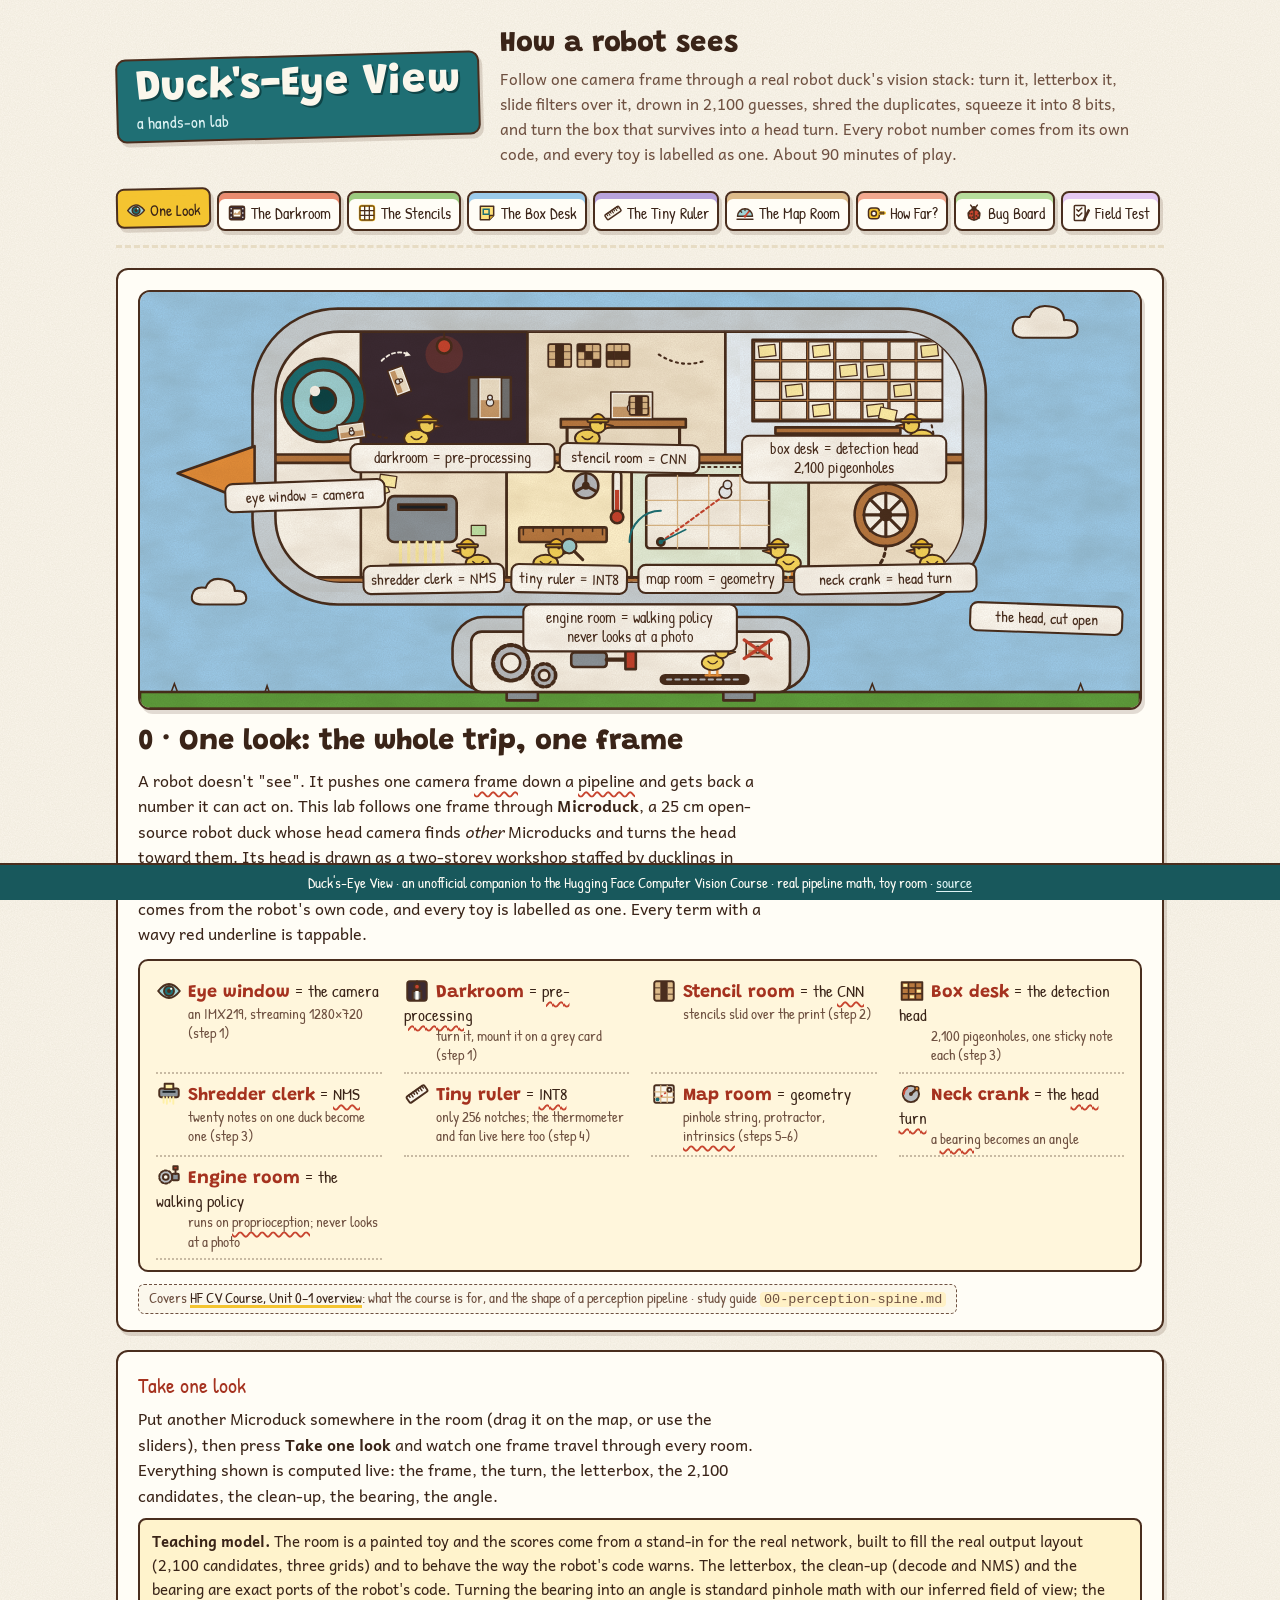
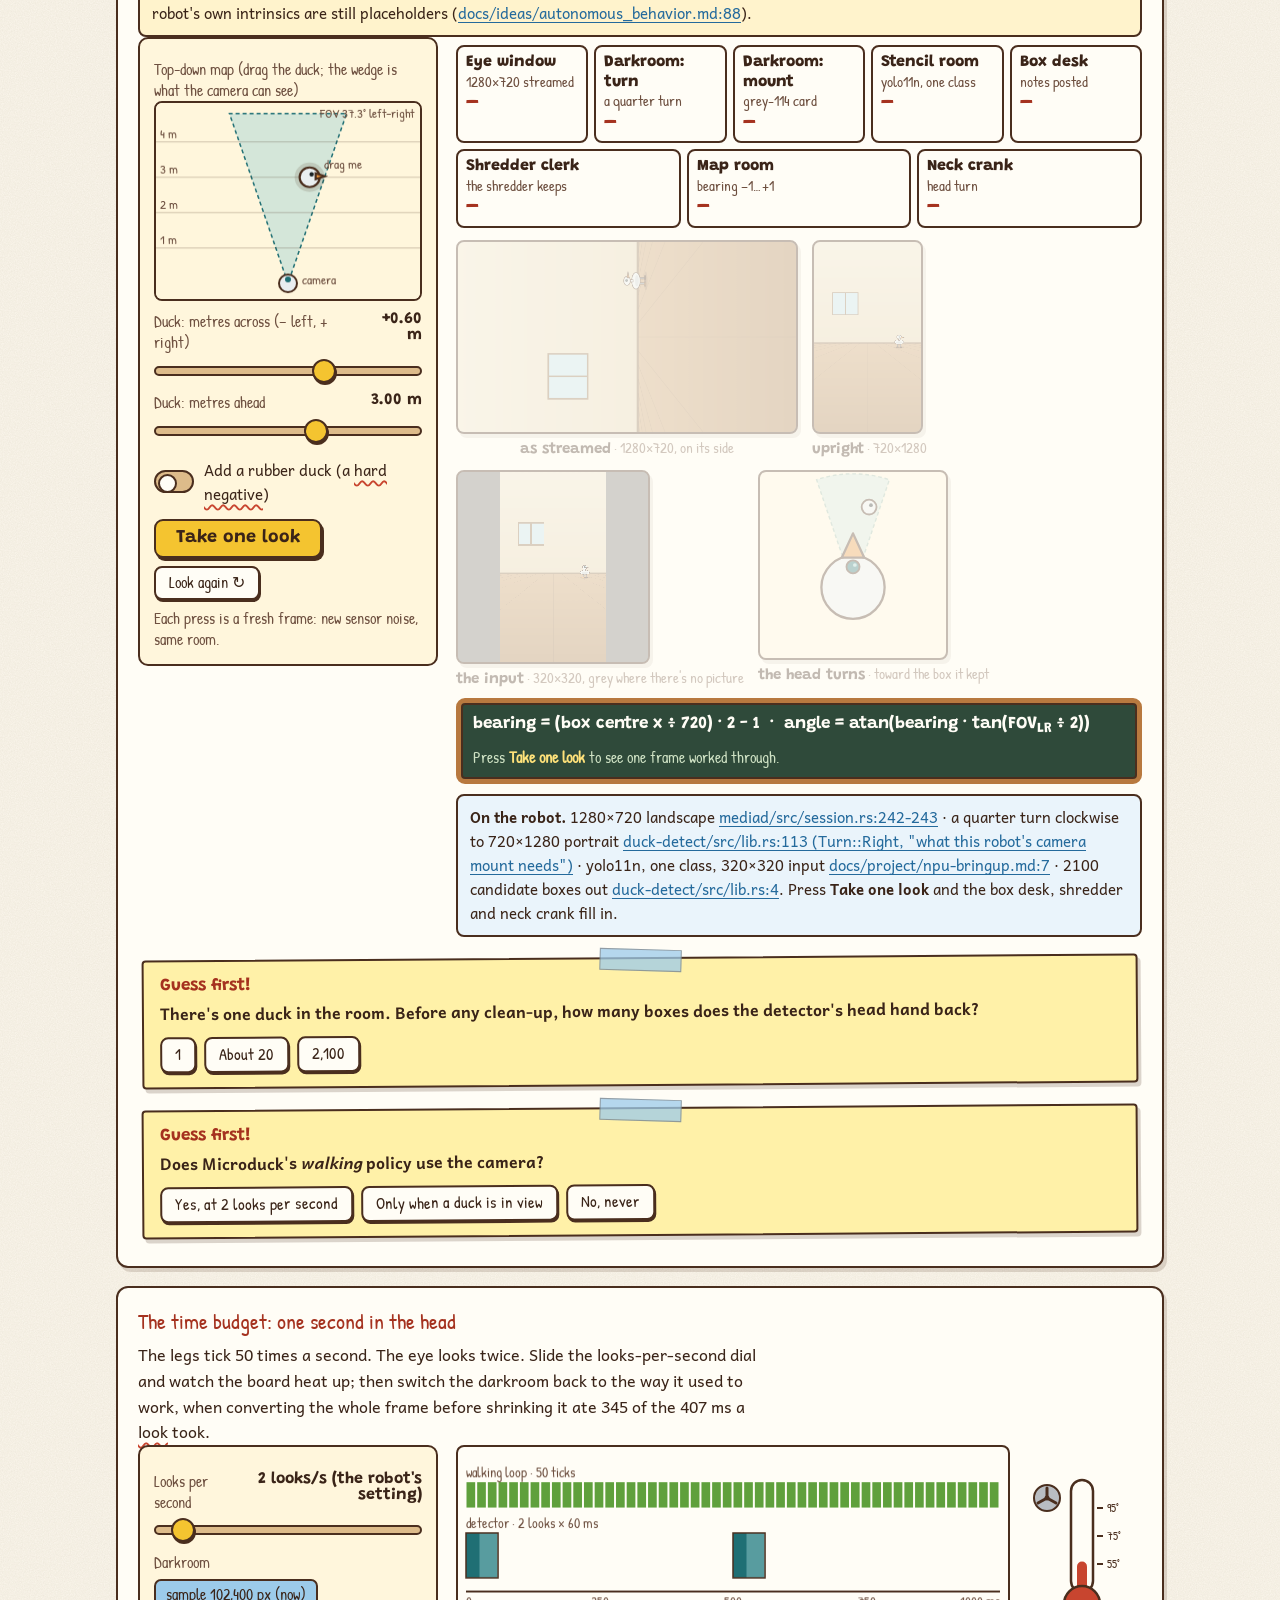
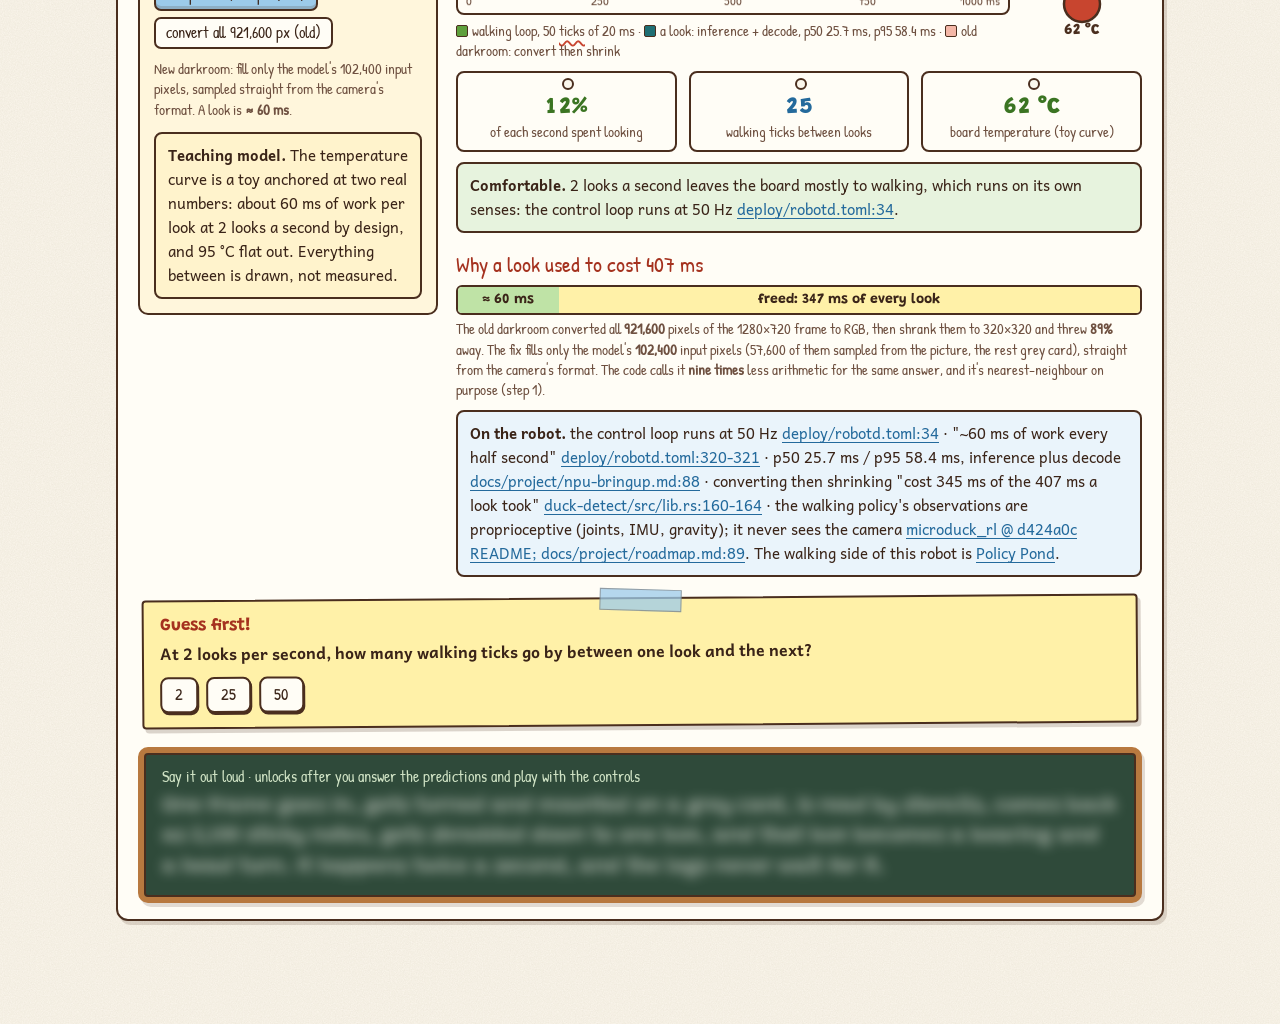
<file: index.html>
<!doctype html>
<html lang="en">
<head>
<meta charset="utf-8">
<meta name="viewport" content="width=device-width,initial-scale=1">
<title>Duck's-Eye View</title>
<meta name="description" content="A hands-on lab for how a robot sees: follow one camera frame through a real robot duck's vision stack, from pixels and the letterbox to convolution, YOLO's 2,100 boxes, INT8, and turning a box into a head turn.">
<meta property="og:title" content="Duck's-Eye View: how a robot sees">
<meta property="og:description" content="Follow one camera frame through a real robot's vision pipeline: letterbox it, convolve it, drown in 2,100 boxes, shrink it to 8 bits, and turn a box into an angle.">
<meta property="og:image" content="https://bakulbadwal.github.io/ducks-eye-view/docs/hero.png">
<link rel="icon" href="data:image/svg+xml,%3Csvg xmlns='http://www.w3.org/2000/svg' viewBox='0 0 64 64'%3E%3Ccircle cx='32' cy='34' r='26' fill='%23E9EEF0' stroke='%234A2E1E' stroke-width='4'/%3E%3Ccircle cx='30' cy='32' r='12' fill='%231B2226' stroke='%234A2E1E' stroke-width='3'/%3E%3Ccircle cx='34' cy='28' r='4' fill='%239FD3D6'/%3E%3Cpath d='M50 30l10 4-10 4z' fill='%23E8923A' stroke='%234A2E1E' stroke-width='3' stroke-linejoin='round'/%3E%3C/svg%3E">
<link rel="preconnect" href="https://fonts.googleapis.com">
<link rel="preconnect" href="https://fonts.gstatic.com" crossorigin>
<link href="https://fonts.googleapis.com/css2?family=Andika:wght@400;700&family=Grandstander:wght@700;800&family=Patrick+Hand&display=swap" rel="stylesheet">
<link rel="stylesheet" href="css/styles.css?v=202609261305">
</head>
<body>
<!--
THESIS: A robot sees by pushing one camera frame down a pipeline: pixels, a letterbox, filters, 2,100 guesses, a shredder, an 8-bit squeeze, and a map from pixels to angles. Drawn as a Busytown cutaway of a robot duck's head, where every room and worker wears its label. Sibling of Policy Pond (how the duck learns to walk) and Inference Kitchen.
OWN-WORLD: flat gouache on paper; warm-brown outlines; lens teal, darkroom plum and duck yellow as whole fields; Grandstander signboards, Patrick Hand labels, Andika body; painted-sign buttons, price-tag readouts, sticky-note predictions, chalkboard takeaways.
HONESTY: the pipeline math is exact and ported from the real code (letterbox, decode, NMS, IoU, AP, INT8, the pinhole camera, stereo). The room and the detector's scores are toys, labelled as such.
-->
<svg width="0" height="0" style="position:absolute" aria-hidden="true" focusable="false"><defs><filter id="gouache" x="-2%" y="-2%" width="104%" height="104%"><feTurbulence type="fractalNoise" baseFrequency=".045" numOctaves="2" seed="3" result="w"/><feDisplacementMap in="SourceGraphic" in2="w" scale="1.3" xChannelSelector="R" yChannelSelector="G"/></filter></defs></svg>
<div class="wrap">
<header>
  <div class="mast"><b>Duck's-Eye View</b><span>a hands-on lab</span></div>
  <div><h1>How a robot sees</h1>
  <p class="sub">Follow one camera frame through a real robot duck's vision stack: turn it, letterbox it, slide filters over it, drown in 2,100 guesses, shred the duplicates, squeeze it into 8 bits, and turn the box that survives into a head turn. Every robot number comes from its own code, and every toy is labelled as one. About 90 minutes of play.</p></div>
</header>

<nav id="nav" aria-label="Steps"></nav>

<section id="s0" data-title="One Look">
<style>
#s0 .s0map{width:100%;height:200px;touch-action:none;cursor:crosshair;background:#FFF6DC}
#s0 .s0map:focus-visible{outline:3px solid var(--sky-d);outline-offset:2px}
#s0 .s0bench{display:flex;flex-wrap:wrap;gap:12px 14px;align-items:flex-start;margin-top:12px}
#s0 .s0cell{flex:0 1 auto;min-width:0;opacity:.3;transition:opacity .35s;max-width:100%}
#s0 .s0cell.show{opacity:1}
#s0 .s0cell .frame{display:inline-block;vertical-align:top;max-width:100%}
#s0 .s0cell .frame canvas{width:auto;height:190px;display:block;border:0;border-radius:0;background:transparent;max-width:100%}
#s0 .s0cell .frame .ov{position:absolute;inset:0;width:100%;height:100%}
#s0 .s0cell .cap{font:400 14.5px/1.3 var(--hand);color:var(--soft);margin-top:5px;text-align:center}
#s0 .s0cell .cap b{color:var(--ink);font:700 15px var(--sign)}
#s0 .s0head{width:190px;height:190px;display:block;background:#FFF6DC;border:2.5px solid var(--line);border-radius:8px;box-shadow:var(--lift)}
#s0 .s0turn{transition:transform .5s cubic-bezier(.2,.8,.2,1);transform-box:fill-box;transform-origin:50% 62%}
#s0 .pipe .st .num{display:block;font:800 19px/1.2 var(--sign);color:var(--brick-d);margin-top:2px;font-variant-numeric:tabular-nums}
#s0 .pipe .st.done{background:#E7F3DE}
#s0 .s0therm{width:100%;max-width:110px;height:auto;display:block;margin:0 auto}
#s0 .s0tlrow{display:grid;grid-template-columns:minmax(0,1fr) 120px;gap:12px;align-items:center}
@media(max-width:600px){#s0 .s0tlrow{grid-template-columns:minmax(0,1fr)}#s0 .s0cell .frame canvas{height:140px}#s0 .s0head{width:140px;height:140px}}
#s0 .s0oldbar{display:flex;height:30px;border:2px solid var(--line);border-radius:6px;overflow:hidden;font:700 14px/26px var(--sign);color:var(--ink);margin:8px 0 4px}
#s0 .s0oldbar i{display:block;font-style:normal;text-align:center;white-space:nowrap;overflow:hidden;min-width:0}
#s0 .s0oldbar .a{background:#F4B7A7}#s0 .s0oldbar .b{background:#BFE3A6}#s0 .s0oldbar .c{background:#FFF1A8}
#s0 .s0pp{font:400 15px/1.35 var(--hand);color:var(--soft)}
</style>
  <div class="card">
    <div class="scene" data-art="s0"></div>
    <h2>0 · One look: the whole trip, one frame</h2>
    <p class="lede">A robot doesn't "see". It pushes one camera <span class="g" data-g="frame">frame</span> down a <span class="g" data-g="pipeline">pipeline</span> and gets back a number it can act on. This lab follows one frame through <b>Microduck</b>, a 25 cm open-source robot duck whose head camera finds <i>other</i> Microducks and turns the head toward them. Its head is drawn as a two-storey workshop staffed by ducklings in hard hats: every room is one step of this lab. Every robot number on these pages comes from the robot's own code, and every toy is labelled as one. Every term with a wavy red underline is tappable.</p>
    <div class="kmap">
      <div><span class="k" data-i="eye" aria-hidden="true"></span><b>Eye window</b> = the camera<br><span class="t">an IMX219, streaming 1280×720 (step 1)</span></div>
      <div><span class="k" data-i="dark" aria-hidden="true"></span><b>Darkroom</b> = <span class="g" data-g="preprocess">pre-processing</span><br><span class="t">turn it, mount it on a grey card (step 1)</span></div>
      <div><span class="k" data-i="stencil" aria-hidden="true"></span><b>Stencil room</b> = the <span class="g" data-g="cnn">CNN</span><br><span class="t">stencils slid over the print (step 2)</span></div>
      <div><span class="k" data-i="boxdesk" aria-hidden="true"></span><b>Box desk</b> = the detection head<br><span class="t">2,100 pigeonholes, one sticky note each (step 3)</span></div>
      <div><span class="k" data-i="shred" aria-hidden="true"></span><b>Shredder clerk</b> = <span class="g" data-g="nms">NMS</span><br><span class="t">twenty notes on one duck become one (step 3)</span></div>
      <div><span class="k" data-i="ruler" aria-hidden="true"></span><b>Tiny ruler</b> = <span class="g" data-g="int8">INT8</span><br><span class="t">only 256 notches; the thermometer and fan live here too (step 4)</span></div>
      <div><span class="k" data-i="maproom" aria-hidden="true"></span><b>Map room</b> = geometry<br><span class="t">pinhole string, protractor, <span class="g" data-g="intrinsics">intrinsics</span> (steps 5–6)</span></div>
      <div><span class="k" data-i="crank" aria-hidden="true"></span><b>Neck crank</b> = the <span class="g" data-g="headturn">head turn</span><br><span class="t">a <span class="g" data-g="bearing">bearing</span> becomes an angle</span></div>
      <div><span class="k" data-i="engine" aria-hidden="true"></span><b>Engine room</b> = the walking policy<br><span class="t">runs on <span class="g" data-g="proprio">proprioception</span>; never looks at a photo</span></div>
    </div>
    <p class="covers">Covers <b>HF CV Course, Unit 0–1 overview</b>: what the course is for, and the shape of a perception pipeline · study guide <code>00-perception-spine.md</code></p>
  </div>

  <div class="card">
    <h3>Take one look</h3>
    <p class="lede">Put another Microduck somewhere in the room (drag it on the map, or use the sliders), then press <b>Take one look</b> and watch one frame travel through every room. Everything shown is computed live: the frame, the turn, the letterbox, the 2,100 candidates, the clean-up, the bearing, the angle.</p>
    <div class="callout co-w"><b>Teaching model.</b> The room is a painted toy and the scores come from a stand-in for the real network, built to fill the real output layout (2,100 candidates, three grids) and to behave the way the robot's code warns. The letterbox, the clean-up (decode and NMS) and the bearing are exact ports of the robot's code. Turning the bearing into an angle is standard pinhole math with our inferred field of view; the robot's own intrinsics are still placeholders (<a class="src" href="https://github.com/pollen-robotics/microduck/blob/590b986/docs/ideas/autonomous_behavior.md" target="_blank" rel="noopener">docs/ideas/autonomous_behavior.md:88</a>).</div>
    <div class="pg">
      <div class="panel">
        <div class="lbl">Top-down map (drag the duck; the wedge is what the camera can see)</div>
        <canvas id="s0map" class="s0map" height="200" tabindex="0" role="application" aria-label="Top-down map of the room. Drag the duck, or use the arrow keys."></canvas>
        <div class="sl"><div class="sl-h"><span>Duck: metres across (− left, + right)</span><b id="s0xv"></b></div><input type="range" id="s0x" min="-2" max="2" step="0.05" value="0.6" aria-label="Duck position across, in metres"></div>
        <div class="sl"><div class="sl-h"><span>Duck: metres ahead</span><b id="s0zv"></b></div><input type="range" id="s0z" min="0.6" max="4.5" step="0.05" value="3" aria-label="Duck distance ahead, in metres"></div>
        <label class="tg"><input type="checkbox" id="s0rub"><span class="sw"></span><span>Add a rubber duck (a <span class="g" data-g="hardneg">hard negative</span>)</span></label>
        <div class="btnrow"><button class="act" id="s0go">Take one look</button><button class="ghost" id="s0again">Look again ↻</button></div>
        <div class="lbl" id="s0note">Each press is a fresh frame: new sensor noise, same room.</div>
      </div>
      <div>
        <div class="pipe" id="s0pipe" aria-live="polite">
          <div class="st" data-st="0"><b>Eye window</b>1280×720 streamed<span class="num" id="s0n0">–</span></div>
          <div class="st" data-st="1"><b>Darkroom: turn</b>a quarter turn<span class="num" id="s0n1">–</span></div>
          <div class="st" data-st="2"><b>Darkroom: mount</b>grey-114 card<span class="num" id="s0n2">–</span></div>
          <div class="st" data-st="3"><b>Stencil room</b>yolo11n, one class<span class="num" id="s0n3">–</span></div>
          <div class="st" data-st="4"><b>Box desk</b>notes posted<span class="num" id="s0n4">–</span></div>
          <div class="st" data-st="5"><b>Shredder clerk</b>the shredder keeps<span class="num" id="s0n5">–</span></div>
          <div class="st" data-st="6"><b>Map room</b>bearing −1…+1<span class="num" id="s0n6">–</span></div>
          <div class="st" data-st="7"><b>Neck crank</b>head turn<span class="num" id="s0n7">–</span></div>
        </div>
        <div class="s0bench">
          <div class="s0cell" data-cell="0"><div class="frame"><canvas id="s0c0" width="640" height="360" aria-label="The frame as streamed, 1280 by 720 landscape"></canvas></div><div class="cap"><b>as streamed</b> · 1280×720, on its side</div></div>
          <div class="s0cell" data-cell="1"><div class="frame"><canvas id="s0c1" width="360" height="640" aria-label="The upright frame, 720 by 1280"></canvas><canvas id="s0o1" class="ov" width="360" height="640" aria-hidden="true"></canvas></div><div class="cap"><b>upright</b> · 720×1280</div></div>
          <div class="s0cell" data-cell="2"><div class="frame"><canvas id="s0c2" class="px" width="320" height="320" aria-label="The 320 by 320 model input"></canvas><canvas id="s0o2" class="ov" width="320" height="320" aria-hidden="true"></canvas></div><div class="cap"><b>the input</b> · 320×320, grey where there's no picture</div></div>
          <div class="s0cell" data-cell="3"><svg class="s0head" viewBox="0 0 200 200" role="img" aria-label="Top view of the head turning toward the duck"><g class="s0turn" id="s0turn"><path id="s0wedge" d="M100 124 L20 30 A122 122 0 0 1 180 30 Z" fill="#9FD3D6" opacity=".45" stroke="#1F6F74" stroke-width="1.5" stroke-dasharray="4 3"/><circle cx="100" cy="124" r="34" fill="#E9EEF0" stroke="#4A2E1E" stroke-width="2.5"/><path d="M88 92 L100 66 L112 92 Z" fill="#E8923A" stroke="#4A2E1E" stroke-width="2.5" stroke-linejoin="round"/><circle cx="100" cy="102" r="7" fill="#1F6F74" stroke="#4A2E1E" stroke-width="2"/><circle cx="102" cy="100" r="2" fill="#9FD3D6"/></g><g id="s0dots"></g><text id="s0angtxt" x="100" y="188" text-anchor="middle" font-family="Grandstander, Patrick Hand, sans-serif" font-weight="800" font-size="17" fill="#4A2E1E"></text></svg><div class="cap"><b>the head turns</b> · toward the box it kept</div></div>
        </div>
        <div class="mathbox" id="s0math"><div class="eq">bearing = (box centre x ÷ 720) · 2 − 1 &nbsp;·&nbsp; angle = atan(bearing · tan(FOV<sub>LR</sub> ÷ 2))</div><div class="eqn">Press <b>Take one look</b> to see one frame worked through.</div></div>
        <div class="callout co-i" id="s0onrobot"></div>
      </div>
    </div>
    <div class="predict" data-p="s0a">
      <div class="tag">Guess first!</div>
      <div class="q">There's one duck in the room. Before any clean-up, how many boxes does the detector's head hand back?</div>
      <div class="opts"><button>1</button><button>About 20</button><button data-right>2,100</button></div>
      <div class="why">All <b>2,100</b>. Every pigeonhole posts a note whether or not it saw anything; only the <span class="g" data-g="score">score</span> tells them apart. On a duck at 3 m, a dozen or two clear the 0.35 threshold (the robot's code says “twenty”), and the shredder clerk keeps one. Take a look and read the box desk and shredder stations.</div>
    </div>
    <div class="predict" data-p="s0b">
      <div class="tag">Guess first!</div>
      <div class="q">Does Microduck's <i>walking</i> policy use the camera?</div>
      <div class="opts"><button>Yes, at 2 looks per second</button><button>Only when a duck is in view</button><button data-right>No, never</button></div>
      <div class="why"><b>Never.</b> The walking policy's observations are proprioceptive: joint positions and speeds, the IMU, gravity. It never sees a photo. Vision is a behaviour-level sense ("where's the other duck, so I can look at it"), which is why it can afford to be slow. That policy is the subject of <a href="https://bakulbadwal.github.io/policy-pond/" target="_blank" rel="noopener">Policy Pond</a>.</div>
    </div>
  </div>

  <div class="card">
    <h3>The time budget: one second in the head</h3>
    <p class="lede">The legs tick 50 times a second. The eye looks twice. Slide the looks-per-second dial and watch the board heat up; then switch the darkroom back to the way it used to work, when converting the whole frame before shrinking it ate 345 of the 407 ms a <span class="g" data-g="look">look</span> took.</p>
    <div class="pg">
      <div class="panel">
        <div class="sl"><div class="sl-h"><span>Looks per second</span><b id="s0hzv"></b></div><input type="range" id="s0hz" min="1" max="17" step="1" value="2" aria-label="Detector looks per second"></div>
        <div class="lbl">Darkroom</div>
        <div class="seg" id="s0pre"></div>
        <div class="s0pp" id="s0ppnote"></div>
        <div class="callout co-w" style="margin-top:12px"><b>Teaching model.</b> The temperature curve is a toy anchored at two real numbers: about 60 ms of work per look at 2 looks a second by design, and 95 °C flat out. Everything between is drawn, not measured.</div>
      </div>
      <div>
        <div class="s0tlrow">
          <div><canvas id="s0tl" height="170" aria-label="One second: 50 walking ticks and the detector's looks"></canvas>
          <div class="chartcap"><span class="sw" style="background:#5FA03C"></span>walking loop, 50 <span class="g" data-g="tick">ticks</span> of 20 ms · <span class="sw" style="background:#1F6F74"></span>a look: inference + decode, p50 25.7 ms, p95 58.4 ms · <span class="sw" style="background:#F4B7A7"></span>old darkroom: convert then shrink</div></div>
          <svg class="s0therm" viewBox="0 0 110 170" role="img" aria-label="Board temperature"><rect x="44" y="12" width="22" height="112" rx="11" fill="#FFFDF6" stroke="#4A2E1E" stroke-width="2.5"/><rect id="s0merc" x="50" y="100" width="10" height="20" rx="5" fill="#C8452F"/><circle cx="55" cy="136" r="18" fill="#C8452F" stroke="#4A2E1E" stroke-width="2.5"/><path d="M70 40h6M70 68h6M70 96h6" stroke="#4A2E1E" stroke-width="2"/><text x="80" y="44" font-family="Patrick Hand, sans-serif" font-size="12" fill="#4A2E1E">95°</text><text x="80" y="72" font-family="Patrick Hand, sans-serif" font-size="12" fill="#4A2E1E">75°</text><text x="80" y="100" font-family="Patrick Hand, sans-serif" font-size="12" fill="#4A2E1E">55°</text><g id="s0fan" transform="translate(20 30)"><circle r="13" fill="#B9BDC2" stroke="#4A2E1E" stroke-width="2"/><path d="M0 0v-10M0 0l9 5M0 0l-9 5" stroke="#4A2E1E" stroke-width="3" stroke-linecap="round"/><circle r="2.5" fill="#4A2E1E"/></g><text id="s0tempt" x="55" y="166" text-anchor="middle" font-family="Grandstander, Patrick Hand, sans-serif" font-weight="800" font-size="15" fill="#4A2E1E"></text></svg>
        </div>
        <div class="grid g3" style="margin-top:10px">
          <div class="stat"><div class="v" id="s0busy"></div><div class="l">of each second spent looking</div></div>
          <div class="stat"><div class="v acc" id="s0gap"></div><div class="l">walking ticks between looks</div></div>
          <div class="stat"><div class="v" id="s0tempv"></div><div class="l">board temperature (toy curve)</div></div>
        </div>
        <div class="callout" id="s0thermnote"></div>
        <h3>Why a look used to cost 407 ms</h3>
        <div class="s0oldbar" id="s0oldbar" role="img" aria-label="Old look: 345 ms converting and shrinking, 62 ms for the rest"></div>
        <div class="s0pp">The old darkroom converted all <b>921,600</b> pixels of the 1280×720 frame to RGB, then shrank them to 320×320 and threw <b>89%</b> away. The fix fills only the model's <b>102,400</b> input pixels (57,600 of them sampled from the picture, the rest grey card), straight from the camera's format. The code calls it <b>nine times</b> less arithmetic for the same answer, and it's nearest-neighbour on purpose (step 1).</div>
        <div class="callout co-i" id="s0budgetrobot"></div>
      </div>
    </div>
    <div class="predict" data-p="s0c">
      <div class="tag">Guess first!</div>
      <div class="q">At 2 looks per second, how many walking ticks go by between one look and the next?</div>
      <div class="opts"><button>2</button><button data-right>25</button><button>50</button></div>
      <div class="why"><b>25.</b> Half a second between looks, 20 ms per tick: 500 ÷ 20 = 25 steps of walking per glance. The legs can't wait for the eyes, which is why the walking policy runs on its own senses and vision only steers the behaviour above it.</div>
    </div>
    <div class="say" data-say="s0">
      <div class="tag">Say it out loud</div>
      <div class="line">One frame goes in, gets turned and mounted on a grey card, is read by stencils, comes back as 2,100 sticky notes, gets shredded down to one box, and that box becomes a bearing and a head turn. It happens twice a second, and the legs never wait for it.</div>
    </div>
  </div>
</section>
<section id="s1" data-title="The Darkroom">
<style>
#s1 .frame canvas{border:0;border-radius:0;background:transparent}
#s1 .s1stack{grid-template-columns:1fr;gap:8px}
#s1 .s1stack .stat{padding:18px 8px 8px}
@media(max-width:840px){#s1 .s1stack{grid-template-columns:repeat(3,1fr)}}
@media(max-width:480px){#s1 .s1stack{grid-template-columns:1fr}}
#s1 .s1probe{cursor:crosshair;touch-action:none;max-width:300px;margin:0 auto}
#s1 .s1probe:focus-visible{outline:3px solid var(--sky-d);outline-offset:2px}
#s1 .s1pxgrid{display:grid;grid-template-columns:176px minmax(0,1fr);gap:14px;align-items:start;margin-top:10px}
@media(max-width:600px){#s1 .s1pxgrid{grid-template-columns:1fr}}
#s1 .s1loupe{width:176px;height:176px;display:block;border:2.5px solid var(--line);border-radius:8px;background:var(--sheet)}
#s1 .s1rgb{display:flex;gap:8px;align-items:flex-end;height:96px;margin:26px 0 6px;padding:0 4px}
#s1 .s1rgb div{flex:1;border:2px solid var(--line);border-radius:6px 6px 0 0;position:relative;min-height:3px}
#s1 .s1rgb div span{position:absolute;top:-24px;left:0;right:0;text-align:center;font:700 16px var(--sign);color:var(--ink)}
#s1 .s1read{font:400 16px/1.45 var(--hand);color:var(--soft)}
#s1 .s1read b{font:700 18px var(--sign);color:var(--ink)}
#s1 .s1mount{display:flex;flex-wrap:wrap;gap:12px 14px;align-items:flex-start;margin-top:8px}
#s1 .s1mount .cell{flex:0 1 auto;max-width:100%;text-align:center;min-width:0}
#s1 .s1mount .frame{display:inline-block;max-width:100%}
#s1 .s1mount .frame canvas{height:200px;width:auto;max-width:100%;display:block}
#s1 .s1mount .frame .ov{width:100%;height:100%}
#s1 .s1mount .cap{font:400 14.5px/1.3 var(--hand);color:var(--soft);margin-top:5px}
#s1 .s1mount .cap b{color:var(--ink);font:700 15px var(--sign)}
@media(max-width:600px){#s1 .s1mount .frame canvas{height:150px}}
#s1 .s1qgrid{display:grid;grid-template-columns:minmax(0,260px) minmax(0,1fr);gap:14px;align-items:start}
@media(max-width:700px){#s1 .s1qgrid{grid-template-columns:1fr}}
#s1 .s1qgrid .frame canvas{width:100%;height:auto}
#s1 .s1crops{display:grid;grid-template-columns:repeat(3,minmax(0,1fr));gap:12px;align-items:start;margin-top:8px}
@media(max-width:600px){#s1 .s1crops{grid-template-columns:1fr 1fr}#s1 .s1crops .thumb{grid-column:1/-1;max-width:260px;margin:0 auto}}
#s1 .s1crops .frame canvas{width:100%;height:auto}
#s1 .s1crops .cap{font:400 14.5px/1.3 var(--hand);color:var(--soft);margin-top:5px;text-align:center}
#s1 .s1crops .cap b{color:var(--ink);font:700 15px var(--sign)}
#s1 .s1thumb{cursor:crosshair;touch-action:none}
#s1 .s1mbgrid{display:grid;grid-template-columns:200px minmax(0,1fr);gap:14px;align-items:start}
@media(max-width:600px){#s1 .s1mbgrid{grid-template-columns:1fr}}
#s1 .s1mbgrid .frame canvas{width:100%;height:auto}
#s1 .s1in{display:flex;gap:8px;flex-wrap:wrap;align-items:flex-end;margin:8px 0}
#s1 .s1in label{font:400 15px var(--hand);color:var(--soft);display:block}
#s1 .s1in input[type=number]{width:84px}
#s1 .s1fb{margin-top:8px;font:400 16.5px/1.4 var(--hand)}
#s1 .s1fb .ok{color:var(--grass-d)}#s1 .s1fb .bad{color:var(--brick-d)}
#s1 .s1prog{font:400 15px var(--hand);color:var(--soft);margin-left:6px}
</style>
  <div class="card">
    <div class="scene" data-art="s1"></div>
    <h2>1 · The darkroom: what a camera hands you, and the mat it goes on</h2>
    <p class="lede">A camera doesn't hand the robot a picture. It hands it <b>2,764,800 numbers</b>: a grid 1280 wide by 720 tall, lying on its side, with three numbers per cell for red, green and blue, each 0–255. The darkroom's job is to make that grid look <i>exactly</i> like the ones the detector was trained on: turn it upright, shrink it by one factor onto a square grey card, keep the colour order. Nothing in here is clever. Everything in here is a contract, and breaking it doesn't crash anything, which is the problem.</p>
    <div class="kmap">
      <div><span class="k" data-i="film" aria-hidden="true"></span><b>The print</b> = the <span class="g" data-g="frame">frame</span><br><span class="t">an <span class="g" data-g="hwc">H × W × 3</span> array of <span class="g" data-g="uint8">uint8</span></span></div>
      <div><span class="k" data-i="turn" aria-hidden="true"></span><b>The quarter turn</b> = orientation<br><span class="t">1280×720 as streamed → 720×1280 upright</span></div>
      <div><span class="k" data-i="card" aria-hidden="true"></span><b>The grey card</b> = the <span class="g" data-g="letterbox">letterbox</span><br><span class="t">one scale, <span class="g" data-g="pad114">114-grey</span> bars where there's no picture</span></div>
      <div><span class="k" data-i="rgb" aria-hidden="true"></span><b>The wall sign</b> = <span class="g" data-g="rgbbgr">RGB, not BGR</span><br><span class="t">the channel order the model saw</span></div>
      <div><span class="k" data-i="cut" aria-hidden="true"></span><b>The guillotine</b> = <span class="g" data-g="stretchfit">stretching</span>, forbidden<br><span class="t">two scales make a duck 1.78× too wide</span></div>
    </div>
    <p class="covers">Covers <b>HF CV Course, Unit 1</b>: image as a function and an array, imaging, pre-processing (resize, pad, channel order, normalise) · study guide <code>U1-fundamentals.md</code></p>
  </div>

  <div class="card">
    <h3>Pixels are numbers</h3>
    <p class="lede">Hover or tap anywhere on the frame (arrow keys nudge by a pixel). The loupe shows the 11×11 pixels around your finger, and the readout shows what the computer actually has there: three whole numbers, and the position they live at in the array.</p>
    <div class="pg">
      <div class="panel">
        <div class="sl"><div class="sl-h"><span>Duck: metres across (− left, + right)</span><b id="s1xv"></b></div><input type="range" id="s1x" min="-1.2" max="1.2" step="0.05" value="0.3" aria-label="Duck position across, in metres"></div>
        <div class="sl"><div class="sl-h"><span>Duck: metres ahead</span><b id="s1zv"></b></div><input type="range" id="s1z" min="0.8" max="4" step="0.05" value="2" aria-label="Duck distance ahead, in metres"></div>
        <div class="lbl">Show</div>
        <div class="seg" id="s1ch"></div>
        <div class="grid s1stack" style="margin-top:6px">
          <div class="stat"><div class="v">2,764,800</div><div class="l">numbers: 1280 × 720 × 3</div></div>
          <div class="stat"><div class="v acc">2.76 MB</div><div class="l">as uint8, one byte each</div></div>
          <div class="stat"><div class="v">11.06 MB</div><div class="l">as float32, once it's ÷ 255</div></div>
        </div>
        <div class="callout co-w" style="margin-top:10px"><b>Teaching model.</b> The room is painted, not photographed, so its pixels are cleaner than a real IMX219's. The array shape, the turn and the byte arithmetic are the robot's.</div>
      </div>
      <div>
        <div class="frame s1probe" id="s1pf" tabindex="0" role="application" aria-label="The camera frame. Move over it to read a pixel; arrow keys nudge the probe."><canvas id="s1f" width="360" height="640" aria-hidden="true"></canvas><canvas id="s1fo" class="ov" width="360" height="640" aria-hidden="true"></canvas></div>
        <div class="s1pxgrid">
          <div><canvas id="s1lp" class="s1loupe px" width="88" height="88" aria-label="Loupe: the 11 by 11 pixels around the probe"></canvas><div class="chartcap" style="text-align:center">11 × 11 pixels, ×16</div></div>
          <div>
            <div class="s1read" id="s1read"></div>
            <div class="s1rgb" id="s1bars" aria-hidden="true"><div style="background:#C8452F"><span></span></div><div style="background:#5FA03C"><span></span></div><div style="background:#246A9C"><span></span></div></div>
            <div class="mathbox" id="s1pxmath"></div>
          </div>
        </div>
        <div class="callout co-i" id="s1pxrobot"></div>
      </div>
    </div>
    <div class="predict" data-p="s1c">
      <div class="tag">Guess first!</div>
      <div class="q">The bytes are the same, but a library reads them as BGR instead of RGB. What does the detector do?</div>
      <div class="opts"><button>Throws a colour-format error</button><button data-right>Runs normally, scores worse</button><button>Nothing changes: shape is what matters</button></div>
      <div class="why"><b>Runs normally, scores worse.</b> The array has the same shape and type, so nothing checks it. Red and blue are swapped, the model has never seen a duck in those colours, and every score drifts down. The "Quietly worse" bench below measures it.</div>
    </div>
  </div>

  <div class="card">
    <h3>The mount: turn it, then fit it on a square card</h3>
    <p class="lede">The sensor streams 1280×720 on its side. The darkroom turns it a quarter turn clockwise, then fits the 720×1280 print into the model's 320×320 square. Two ways to do that: <b>letterbox</b> (one scale for both axes, grey where the picture runs out) or <b>stretch</b> (a scale per axis, no grey, ducks squashed). The model was trained on the first.</p>
    <div class="s1mount">
      <div class="cell"><div class="frame"><canvas id="s1m0" width="640" height="360" aria-label="As streamed: 1280 by 720"></canvas></div><div class="cap"><b>as streamed</b> · 1280×720</div></div>
      <div class="cell"><div class="frame"><canvas id="s1m1" width="360" height="640" aria-label="Upright: 720 by 1280"></canvas></div><div class="cap"><b>quarter turn</b> · 720×1280</div></div>
      <div class="cell"><div class="frame"><canvas id="s1m2" class="px" width="320" height="320" aria-label="Letterboxed 320 by 320 input"></canvas><canvas id="s1m2o" class="ov" width="320" height="320" aria-hidden="true"></canvas></div><div class="cap"><b>letterbox</b> · ×0.25 → 180×320, pad 70</div></div>
      <div class="cell"><div class="frame"><canvas id="s1m3" class="px" width="320" height="320" aria-label="Stretched 320 by 320 input"></canvas><canvas id="s1m3o" class="ov" width="320" height="320" aria-hidden="true"></canvas></div><div class="cap"><b>stretch</b> · ×0.444 across, ×0.25 down</div></div>
    </div>
    <label class="tg"><input type="checkbox" id="s1shade" checked><span class="sw"></span><span>Shade the grey, and draw the duck's box on both</span></label>
    <div class="grid g3">
      <div class="stat"><div class="v" id="s1lbfit"></div><div class="l">letterbox: scale, fitted size, side pads</div></div>
      <div class="stat"><div class="v acc" id="s1grey"></div><div class="l">of the 320² input is grey card</div></div>
      <div class="stat"><div class="v bad" id="s1stretch"></div><div class="l">stretch: the duck comes out this much too wide</div></div>
    </div>
    <div class="grid g2" style="margin-top:10px">
      <div class="stat"><div class="v good" id="s1boxlb"></div><div class="l">duck box in the letterboxed input (w × h px)</div></div>
      <div class="stat"><div class="v bad" id="s1boxst"></div><div class="l">the same duck in the stretched input</div></div>
    </div>
    <div class="mathbox" id="s1lbmath"></div>
    <div class="callout co-i" id="s1mountrobot"></div>
    <div class="predict" data-p="s1a">
      <div class="tag">Guess first!</div>
      <div class="q">What fraction of the 320×320 square is actually picture?</div>
      <div class="opts"><button>100%: the frame is resized to fill it</button><button>25%: the scale is 0.25</button><button data-right>56.25%</button></div>
      <div class="why"><b>56.25%.</b> 720×1280 shrunk by 0.25 is 180×320: it fills the height and only 180 of the 320 columns. 180 ÷ 320 = 56.25% picture, 43.75% grey card. Nearly half of what the detector looks at is a flat grey it learned to ignore.</div>
    </div>
    <div class="predict" data-p="s1b">
      <div class="tag">Guess first!</div>
      <div class="q">Someone swaps the letterbox for a stretch to 320×320. What happens when the robot runs?</div>
      <div class="opts"><button>It refuses the input</button><button data-right>It runs; the boxes just get worse</button><button>Identical results, no grey to waste</button></div>
      <div class="why"><b>It runs, worse.</b> 320×320×3 is still 320×320×3, so nothing complains. But every duck is now 1.78× wider than anything the model trained on, and the scores drift down. Try it on the bench below and watch the held-out score.</div>
    </div>
  </div>

  <div class="card">
    <h3>Quietly worse</h3>
    <p class="lede">The contract has three clauses: grey <b>114</b>, <b>RGB</b>, <b>letterbox</b>. Break any of them below. Nothing errors. The preview still looks like a picture. The detector still returns boxes. Only the score moves, and you'd never see it without a held-out test set.</p>
    <div class="callout co-i" id="s1quiet"></div>
    <div class="pg">
      <div class="panel">
        <div class="sl"><div class="sl-h"><span>Pad colour (grey level)</span><b id="s1padv"></b></div><input type="range" id="s1pad" min="0" max="255" step="1" value="114" aria-label="Letterbox pad grey level"></div>
        <div class="lbl">Channel order</div><div class="seg" id="s1chan"></div>
        <div class="lbl">Fit</div><div class="seg" id="s1fit"></div>
        <div class="btnrow"><button class="ghost" id="s1reset">Back to the contract</button></div>
        <div class="callout co-w"><b>Teaching model.</b> The toy detector docks a fixed amount for each broken clause (BGR most, then stretch, then any pad but 114), so every wrong grey costs the same here. The <i>direction</i> is the robot code's warning; the sizes are ours. The held-out set is 40 synthetic frames with 35 ducks, and the clean 0.979 is a toy number, not the real model's 0.976.</div>
      </div>
      <div class="s1qgrid">
        <div><div class="frame"><canvas id="s1q" class="px" width="320" height="320" aria-label="The model input with your pre-processing"></canvas></div><div class="chartcap" style="text-align:center">what the model is handed</div></div>
        <div>
          <div class="grid g2">
            <div class="stat big"><div class="v" id="s1best"></div><div class="l">best score on the duck in this frame</div></div>
            <div class="stat big"><div class="v" id="s1ap"></div><div class="l"><span class="g" data-g="map">AP50</span> on 40 held-out frames</div></div>
          </div>
          <div class="chiprow" style="margin-top:10px"><span class="chip good">ran fine · no error</span><span class="chip" id="s1drop"></span></div>
          <div class="callout" id="s1verdict"></div>
        </div>
      </div>
    </div>
  </div>

  <div class="card">
    <h3>Nearest or bilinear? The robot picks the cheap one</h3>
    <p class="lede">Shrinking 720×1280 to 180×320 means every input pixel stands for a 4×4 block of the frame. <span class="g" data-g="nearest">Nearest-neighbour</span> copies one pixel from the block. <span class="g" data-g="bilinear">Bilinear</span> blends the four around the sample point. Drag the square on the thumbnail to compare the same 40×40 patch both ways.</p>
    <div class="s1crops">
      <div class="thumb"><div class="frame s1thumb" id="s1tf"><canvas id="s1t" class="px" width="320" height="320" aria-label="The letterboxed input; drag to choose a patch"></canvas><canvas id="s1to" class="ov" width="320" height="320" aria-hidden="true"></canvas></div><div class="cap"><b>the 320 input</b> · drag the square</div></div>
      <div><div class="frame"><canvas id="s1cn" class="px" width="40" height="40" aria-label="The patch, nearest-neighbour"></canvas></div><div class="cap"><b>nearest</b> · 1 read per pixel · what the robot does</div></div>
      <div><div class="frame"><canvas id="s1cb" class="px" width="40" height="40" aria-label="The patch, bilinear"></canvas></div><div class="cap"><b>bilinear</b> · 4 reads + 3 blends per pixel</div></div>
    </div>
    <div class="grid g3" style="margin-top:10px">
      <div class="stat"><div class="v" id="s1diff"></div><div class="l">average difference per channel, this patch (of 255)</div></div>
      <div class="stat"><div class="v acc">3×</div><div class="l">the cost of bilinear, per the robot's code</div></div>
      <div class="stat"><div class="v">≈ 1 px</div><div class="l">of box position, what bilinear would buy</div></div>
    </div>
    <div class="callout co-i" id="s1nnrobot"></div>
    <div class="predict" data-p="s1d">
      <div class="tag">Guess first!</div>
      <div class="q">Shrinking a blurry room photo by 4×, beside a 50 Hz control loop. Which resize does the robot use?</div>
      <div class="opts"><button>Bilinear: image quality first</button><button data-right>Nearest: a third of the cost, a pixel of box at stake</button><button>Neither: it feeds the model the full frame</button></div>
      <div class="why"><b>Nearest.</b> The code says so and says why: bilinear "costs three times as much to move a box by a pixel", on an input that is a blurred photograph being downscaled by four. Accuracy for speed, chosen on purpose, and reversible if a measurement ever says otherwise.</div>
    </div>
  </div>

  <div class="card">
    <h3>Challenge: map it back</h3>
    <p class="lede">The detector answers in <b>input</b> pixels (the 320 square). The robot needs <b>frame</b> pixels (720×1280) to compute a bearing. Undo the mount: subtract the side pad, divide by the scale. Type the frame box for the highlighted input box.</p>
    <div class="s1mbgrid">
      <div><div class="frame"><canvas id="s1mbc" class="px" width="320" height="320" aria-label="The input with the box to map back"></canvas><canvas id="s1mbo" class="ov" width="320" height="320" aria-hidden="true"></canvas></div><div class="chartcap" style="text-align:center" id="s1mbcap"></div></div>
      <div>
        <div class="mathbox"><div class="eq">x<sub>frame</sub> = (x<sub>in</sub> − pad<sub>x</sub>) ÷ scale &nbsp;·&nbsp; y<sub>frame</sub> = (y<sub>in</sub> − pad<sub>y</sub>) ÷ scale</div><div class="eqn">with scale = <b>0.25</b>, pad<sub>x</sub> = <b>70</b>, pad<sub>y</sub> = <b>0</b></div></div>
        <div class="s1in">
          <div><label for="s1mx0">x0</label><input type="number" id="s1mx0" inputmode="numeric" aria-label="Frame x0"></div>
          <div><label for="s1my0">y0</label><input type="number" id="s1my0" inputmode="numeric" aria-label="Frame y0"></div>
          <div><label for="s1mx1">x1</label><input type="number" id="s1mx1" inputmode="numeric" aria-label="Frame x1"></div>
          <div><label for="s1my1">y1</label><input type="number" id="s1my1" inputmode="numeric" aria-label="Frame y1"></div>
        </div>
        <div class="btnrow"><button class="act" id="s1mbgo">Check</button><button class="ghost" id="s1mbnext">Next box →</button><button class="ghost" id="s1mbshow">Show me</button><span class="s1prog" id="s1mbprog"></span></div>
        <div class="s1fb" id="s1mbfb"></div>
        <div class="mathbox" id="s1mbmath" style="display:none"></div>
      </div>
    </div>
    <div class="say" data-say="s1">
      <div class="tag">Say it out loud</div>
      <div class="line">A frame is 1280 by 720 by 3 whole numbers. Turn it upright, shrink it by one factor onto a grey-114 card, keep RGB. Break any of that and nothing crashes; the detector just gets quietly worse. To use a box, subtract the pad and divide by the scale.</div>
    </div>
  </div>
</section>
<section id="s2" data-title="The Stencils">
<style>
#s2 .two{display:grid;grid-template-columns:1fr 1fr;gap:12px;align-items:start}
#s2 .kgrid{grid-template-columns:repeat(3,1fr);max-width:210px;margin:6px 0 10px}
#s2 .kgrid.ro{max-width:150px;margin:4px 0 0}
#s2 .kgrid.ro span{display:block;text-align:center;font:700 15px/1.4 var(--sign);border:2px solid var(--line);border-radius:6px;padding:2px 0;background:var(--sheet)}
#s2 .frame{cursor:crosshair;touch-action:none}
#s2 .frame canvas{border:0;border-radius:0;background:transparent}
#s2 .frame .ov{background:transparent}
#s2 .frame.sq{max-width:420px}
#s2 .fcap{font:400 14.5px/1.3 var(--hand);color:var(--soft);text-align:center;margin-top:5px}
#s2 .s2patch{display:grid;grid-template-columns:repeat(3,30px);gap:2px;margin:6px 0 8px}
#s2 .s2patch i{display:block;font:700 12px/24px var(--sign);text-align:center;border:1.5px solid rgba(255,253,246,.55);border-radius:4px;font-style:normal}
#s2 .mathbox .pad{color:#9FD3D6}
#s2 .ramp{display:inline-block;width:110px;height:12px;vertical-align:-1px;border:1.5px solid var(--line);border-radius:3px;background:linear-gradient(90deg,#1F6F74,#FBF7EC 50%,#C8452F)}
#s2 .numrow{display:flex;gap:12px;flex-wrap:wrap;align-items:center;margin:4px 0 8px}
#s2 .numrow label{font:400 16px var(--hand);color:var(--soft)}
#s2 .numrow input[type=number]{width:86px}
#s2 .slide{overflow-x:auto;padding:4px 0}
#s2 .pipe .st.hot.on{background:#FFF1A8}
</style>
<div class="card">
  <div class="scene" data-art="s2"></div>
  <h2>2 · The stencils: how a CNN finds edges, then ducks</h2>
  <p class="lede">The darkroom hands over a 320×320 print. The stencil room never looks at the whole thing at once. A duckling holds a 3×3 <span class="g" data-g="kernel">stencil</span> over one spot, multiplies the nine <span class="g" data-g="pixel">pixels</span> under it by the nine numbers on the stencil, adds them up, and writes the answer on a new sheet, the <span class="g" data-g="featmap">feature map</span>. Then it slides over and does it again, 102,400 times. Stack a few dozen of those layers, each learning its own stencils, and they stop finding edges and start finding bills, heads and whole ducks. That stack is a <span class="g" data-g="cnn">CNN</span>, and yolo11n's is what Microduck runs.</p>
  <div class="kmap">
    <div><span class="k" data-i="s2stencil" aria-hidden="true"></span><b>Stencil</b> = a kernel<br><span class="t">nine learned weights, slid over the print</span></div>
    <div><span class="k" data-i="s2sheet" aria-hidden="true"></span><b>New sheet</b> = a feature map<br><span class="t">where the stencil's pattern was found</span></div>
    <div><span class="k" data-i="s2prints" aria-hidden="true"></span><b>Smaller prints</b> = <span class="g" data-g="stride">stride</span> 2<br><span class="t">halve the print, five times: 320 → 10</span></div>
    <div><span class="k" data-i="s2tower" aria-hidden="true"></span><b>Tower floors</b> = the three grids<br><span class="t">strides 8, 16, 32 · 2,100 pigeonholes downstairs</span></div>
  </div>
  <p class="covers">Covers <b>HF CV Course, Unit 2</b>: CNN intro (kernels, stride, padding, feature maps), ResNet, MobileNet, transfer learning, and the YOLO page's grids · study guide <code>U2-cnns.md</code></p>
</div>

<div class="card">
  <h3>Slide the stencil</h3>
  <p class="lede">This is the grayscale of the letterboxed input, grey-114 card and all. Pick a stencil or type your own, then hover or tap any cell of the feature map to see the nine multiplications that made it. Exact: the same cross-correlation every deep-learning library calls “convolution” (nobody flips the kernel).</p>
  <div class="pg">
    <div class="panel">
      <div class="lbl">The print</div><div class="seg" id="s2scene"></div>
      <div class="lbl">Stencil presets</div><div class="seg" id="s2pre"></div>
      <div class="kgrid" id="s2kgrid" aria-label="3 by 3 stencil weights"></div>
      <div class="lbl"><span class="g" data-g="stride">Stride</span>, with <span class="g" data-g="padding">padding</span> 1 → sheet <b id="s2fmform"></b></div><div class="seg" id="s2cs"></div>
      <div class="mathbox" id="s2math"></div>
    </div>
    <div>
      <div class="two">
        <div><div class="frame" id="s2inf"><canvas id="s2in" class="px" width="320" height="320" aria-label="Grayscale model input, 320 by 320"></canvas><canvas class="ov" id="s2inov" width="320" height="320"></canvas></div><div class="fcap">the print: gray 0–255, 320×320</div></div>
        <div><div class="frame" id="s2fmf"><canvas id="s2fm" class="px" width="320" height="320" aria-label="Feature map"></canvas><canvas class="ov" id="s2fmov" width="320" height="320"></canvas></div><div class="fcap">the new sheet · <span class="ramp" aria-hidden="true"></span> teal − · paper 0 · brick +</div></div>
      </div>
      <div class="grid g3" style="margin-top:12px">
        <div class="stat"><div class="v" id="s2fmsize"></div><div class="l">feature map</div></div>
        <div class="stat"><div class="v acc" id="s2fmmax"></div><div class="l">largest |response|</div></div>
        <div class="stat"><div class="v gold" id="s2fmmul"></div><div class="l">multiply-adds for this one sheet</div></div>
      </div>
      <div class="callout co-i" id="s2fmnote"></div>
    </div>
  </div>
</div>

<div class="card">
  <h3>Stride and padding: how big is the new sheet?</h3>
  <p class="lede">Four knobs decide it. Slide them and watch the window walk across the print. The study guide's worked 5×5 (the course's Prewitt stencil, slid with no padding) is one button away; its top-left answer is 13.</p>
  <div class="pg">
    <div class="panel">
      <div class="sl"><div class="sl-h"><span>Input W</span><b id="s2Wv"></b></div><input type="range" id="s2W" min="3" max="12" step="1" value="5" aria-label="Input size"></div>
      <div class="sl"><div class="sl-h"><span>Stencil K</span><b id="s2Kv"></b></div><input type="range" id="s2K" min="1" max="5" step="1" value="3" aria-label="Kernel size"></div>
      <div class="sl"><div class="sl-h"><span><span class="g" data-g="padding">Padding</span> P</span><b id="s2Pv"></b></div><input type="range" id="s2P" min="0" max="2" step="1" value="0" aria-label="Padding"></div>
      <div class="sl"><div class="sl-h"><span><span class="g" data-g="stride">Stride</span> S</span><b id="s2Sv"></b></div><input type="range" id="s2S" min="1" max="3" step="1" value="1" aria-label="Stride"></div>
      <div class="lbl">The stencil: right column minus left</div><div id="s2kk"></div>
      <div class="btnrow" style="margin-top:10px"><button class="act" id="s2play">Play</button><button class="ghost" id="s2step">Step</button><button class="ghost" id="s2ex">The worked 5×5</button></div>
      <div class="sl"><div class="sl-h"><span>Window</span><b id="s2posv"></b></div><input type="range" id="s2pos" min="0" max="8" step="1" value="0" aria-label="Kernel position"></div>
      <div class="mathbox" id="s2fmath"></div>
    </div>
    <div>
      <div class="slide" id="s2slide"></div>
      <div class="grid g3" id="s2gridstat" style="margin-top:10px"></div>
      <div class="callout co-w"><b>Exact.</b> Cell values are <code>core.conv2d</code> on the numbers shown (padding cells are 0). The size rule is not written down in the course; its Keras summary (28 → 26 → 13 → 11 → 5) obeys it.</div>
    </div>
  </div>
  <div class="predict" data-p="s2a">
    <div class="tag">Guess first!</div>
    <div class="q">Run the 320×320 input through a 3×3 stencil with padding 1 and stride 2. How big is the feature map?</div>
    <div class="opts"><button>320×320</button><button data-right>160×160</button><button>318×318</button><button>106×106</button></div>
    <div class="why">160×160. ⌊(320 − 3 + 2)÷2⌋ + 1 = ⌊159.5⌋ + 1 = 160. Padding 1 keeps a 3×3 from eating the border; stride 2 halves it. Set the stride switch above to 2 and the sheet shrinks to 160 on the spot. Do that five times and 320 → 160 → 80 → 40 → 20 → 10, which is where the next widget goes.</div>
  </div>
</div>

<div class="card">
  <h3>Why three grids: the print shrinks, the cells see more</h3>
  <p class="lede">A stride-2 stencil halves the print. Do it five times and 320 becomes 10. Each halving also doubles what one cell stands for, its <span class="g" data-g="receptive">receptive field</span>. <span class="g" data-g="yolo">YOLO</span> keeps the last three prints, 40×40, 20×20 and 10×10, and gives every cell one pigeonhole downstairs: 2,100 in all.</p>
  <div class="pg">
    <div class="panel">
      <div class="sl"><div class="sl-h"><span>Stride-2 layers stacked</span><b id="s2lv"></b></div><input type="range" id="s2layers" min="1" max="5" step="1" value="5" aria-label="Number of stride-2 layers"></div>
      <div class="mathbox" id="s2rfmath"></div>
    </div>
    <div>
      <div class="pipe" id="s2pipe"></div>
      <div class="grid g3" id="s2rf"></div>
    </div>
  </div>
  <h3>Which floor suits the duck?</h3>
  <div class="pg">
    <div class="panel">
      <div class="lbl">Grid</div><div class="seg" id="s2grid"></div>
      <div class="sl"><div class="sl-h"><span>Duck straight ahead, at</span><b id="s2zv"></b></div><input type="range" id="s2z" min="1" max="4" step="0.25" value="3" aria-label="Duck distance in metres"></div>
      <div class="callout co-i" id="s2gnote"></div>
    </div>
    <div>
      <div class="frame sq"><canvas id="s2gin" class="px" width="320" height="320" aria-label="Letterboxed input with a detection grid drawn over it"></canvas><canvas class="ov" id="s2gov" width="320" height="320"></canvas></div>
      <div class="grid g2" id="s2gstat" style="margin-top:10px"></div>
      <div class="callout co-i" id="s2gcite"></div>
    </div>
  </div>
  <div class="predict" data-p="s2b">
    <div class="tag">Guess first!</div>
    <div class="q">At 320 px, how many sticky notes (candidate boxes) does the box desk post for one look?</div>
    <div class="opts"><button>320</button><button data-right>2,100</button><button>102,400</button></div>
    <div class="why">2,100: one per cell on the three floors, 40² + 20² + 10² = 1,600 + 400 + 100. The same head at the usual 640 input would post 8,400. The robot's own decoder says “2100 candidate boxes out” in its first lines. Step 3 is about what happens to them.</div>
  </div>
</div>

<div class="card">
  <h3>Cheap stencils: MobileNet's trick</h3>
  <p class="lede">A standard 3×3 stencil taking 32 channels to 64 is really 64 stencils, each 3×3×32. MobileNet's <span class="g" data-g="depthwise">depthwise-separable</span> version splits the job: one 3×3 stencil per input channel (space), then a 1×1 stencil that mixes channels. Same shape out, a fraction of the arithmetic.</p>
  <div class="pg">
    <div class="panel">
      <div class="numrow"><label>C<sub>in</sub> <input type="number" id="s2cin" min="1" max="1024" step="1" value="32" aria-label="Input channels"></label><label>C<sub>out</sub> <input type="number" id="s2cout" min="1" max="1024" step="1" value="64" aria-label="Output channels"></label></div>
      <div class="lbl">Stencil size k</div><div class="seg" id="s2ck"></div>
      <div class="sl"><div class="sl-h"><span>Output size (positions)</span><b id="s2oszv"></b></div><input type="range" id="s2osz" min="10" max="320" step="10" value="80" aria-label="Output feature map size"></div>
      <label class="tg"><input type="checkbox" id="s2bias" checked><span class="sw"></span>Count the bias terms</label>
      <div class="btnrow"><button class="ghost" id="s2c3264">The course's 32 → 64 layer</button></div>
      <div class="mathbox" id="s2cmath"></div>
    </div>
    <div>
      <div class="grid g3" id="s2cstat"></div>
      <canvas id="s2cost" height="110" style="margin-top:12px" aria-label="Multiply-adds, standard versus separable"></canvas>
      <div class="chartcap">Multiply-adds for one look through this layer. The shortcut: with 3×3 stencils the saving heads toward 9× as C<sub>out</sub> grows.</div>
      <div class="callout co-i" id="s2npu"></div>
    </div>
  </div>
  <div class="callout co-i"><b>Two more Unit 2 ideas, in one breath.</b> <span class="g" data-g="skip">ResNet's skip connection</span> hands a copy of the print past each stencil table, y = F(x) + x, so a layer only has to learn the edit and very deep stacks stay trainable (YOLO backbones, yolo11n included, are built from such blocks; a general fact about the Ultralytics family, not a repo citation). <span class="g" data-g="transfer">Transfer learning</span> is why 150 frames can train a detector at all: the edge and texture stencils come pre-cut from a big dataset and only the duck-specific layers need the robot's footage (the standard Ultralytics workflow; the repo doesn't say which starting weights were used).</div>
  <div class="callout co-i"><b>Aside: a stencil works on any 2D grid.</b> Microduck's <code>pet-detect</code> is a ~20 KB CNN that hears the head being scratched: two 3×3 conv layers over a 40-band × 100-frame log-mel spectrogram, frequency down one axis and time along the other. Same slide-multiply-add; the print just happens to be a sound (from the study guide's reading of <code>pet-detect/training/train.py</code>).</div>
  <div class="callout co-w"><b>Teaching model.</b> The room in the print is the synthetic camera's, not a photo from the robot, and the “which floor suits the duck” rule is this lab's detector's rule of thumb. The convolution, the size formula, the receptive-field arithmetic and every parameter count are exact.</div>
  <div class="predict" data-p="s2c">
    <div class="tag">Guess first!</div>
    <div class="q">Swap the course's 3×3, 32 → 64 layer for a depthwise-separable one. How many fewer weights?</div>
    <div class="opts"><button>About half</button><button data-right>About 8× fewer</button><button>About 64× fewer</button></div>
    <div class="why">About 8×. Standard: 3·3·32·64 = 18,432 (+64 biases = 18,496). Separable: 3·3·32 + 32·64 = 288 + 2,048 = 2,336 (+96 biases = 2,432). That's 7.9× without biases, 7.6× with. The shortcut 1/C<sub>out</sub> + 1/k² = 1/64 + 1/9 = 0.127 says the same. Press “The course's 32 → 64 layer” to see it.</div>
  </div>
  <div class="say" data-say="s2">
    <div class="tag">Say it out loud</div>
    <div class="line">A stencil slides over the print: multiply, add, write it down. Output size is input minus kernel plus twice the padding, over stride, plus one. Stride 2 halves the print; five halvings take 320 to 10, and the last three prints, 40, 20 and 10 on a side, hold the 2,100 pigeonholes.</div>
  </div>
</div>
</section>
<section id="s3" data-title="The Box Desk">
<style>
#s3 .frame{touch-action:none;cursor:crosshair}
#s3 .frame canvas{border:0;border-radius:0;background:transparent}
#s3 .frame .ov{background:transparent}
#s3 .frame.sq{max-width:400px}
#s3 .two{display:grid;grid-template-columns:minmax(0,1fr) minmax(0,1fr);gap:12px;align-items:start}
@media(max-width:700px){#s3 .two{grid-template-columns:1fr}}
#s3 .nt{background:#FFF1A8;border:2px solid var(--line);border-radius:4px;padding:10px 12px;font:400 15px/1.45 var(--hand);box-shadow:3px 4px 0 rgba(74,46,30,.2);transform:rotate(.5deg);margin-top:10px}
#s3 .nt table{border-collapse:collapse;margin:6px 0;font:400 15px var(--hand)}
#s3 .nt td{padding:1px 10px 1px 0}
#s3 .nt td:nth-child(2){font-family:ui-monospace,Menlo,monospace;font-size:13px}
#s3 .list{max-height:300px;overflow:auto;border:2px solid var(--line);border-radius:8px;background:var(--sheet)}
#s3 .list .ln{display:grid;grid-template-columns:30px 88px 76px 1fr;gap:6px;padding:3px 8px;font:400 14.5px/1.3 var(--hand);border-bottom:1px dotted rgba(74,46,30,.25);align-items:center}
#s3 .list .ln.keep{background:#E7F3DE}#s3 .list .ln.shred{background:#FBE3DC;color:var(--soft)}#s3 .list .ln.next{background:#FFF1A8;font-weight:700}#s3 .list .ln.wait{color:var(--soft)}
#s3 .list .rk{font:700 14px var(--sign)}
#s3 canvas.full{width:180px;max-width:100%;height:auto;margin:0 auto;display:block}
#s3 .thumbs{display:flex;flex-wrap:wrap;gap:8px;margin:6px 0 4px}
#s3 .thumbs figure{margin:0;width:90px;text-align:center}
#s3 .thumbs canvas.th{width:72px;height:128px;margin:0 auto;border:2px solid var(--line);border-radius:6px}
#s3 .thumbs figcaption{font:400 13px/1.2 var(--hand);color:var(--soft);margin-top:3px}
#s3 .empty{font:400 15px var(--hand);color:var(--soft);padding:6px 0}
#s3 #s3iou{cursor:move;touch-action:none}
#s3 .sub3{font:400 17px var(--hand);color:var(--brick-d);margin:10px 0 2px}
#s3 .chiprow{margin:8px 0}
</style>
<div class="card">
  <div class="scene" data-art="s3"></div>
  <h2>3 · The box desk: 2,100 guesses, one duck</h2>
  <p class="lede">The stencil room's last three prints come downstairs as a wall of <b>2,100 pigeonholes</b>: 1,600 small, 400 medium, 100 large. Every hole posts one sticky note per look, a <span class="g" data-g="candidate">candidate box</span> and a <span class="g" data-g="score">score</span>, whether or not it saw anything. Nobody at the desk throws a note away. That is <span class="g" data-g="yolo">YOLO</span>'s bargain: one pass, a fixed number of guesses, and a clean-up afterwards. On Microduck the clean-up is <span class="g" data-g="decode">decode</span>: a gate (the <span class="g" data-g="threshold">threshold</span>), a sort, the shredder clerk (<span class="g" data-g="nms">NMS</span>), and a trip back out of the letterbox. Then the inspector grades the whole desk with one number, <span class="g" data-g="map">mAP50</span>.</p>
  <div class="kmap">
    <div><span class="k" data-i="s3cubbies" aria-hidden="true"></span><b>Pigeonholes</b> = 2,100 candidates<br><span class="t">40² + 20² + 10², one note each</span></div>
    <div><span class="k" data-i="s3note" aria-hidden="true"></span><b>Sticky note</b> = box + score<br><span class="t">cx, cy, w, h, and how sure</span></div>
    <div><span class="k" data-i="s3shredder" aria-hidden="true"></span><b>Shredder clerk</b> = NMS<br><span class="t">“<span class="g" data-g="iou">IoU</span> ≥ 0.5 with a kept note → shred”</span></div>
    <div><span class="k" data-i="s3inspector" aria-hidden="true"></span><b>Inspector</b> = mAP50<br><span class="t"><span class="g" data-g="precision">precision</span>, <span class="g" data-g="recall">recall</span>, one grade</span></div>
  </div>
  <p class="covers">Covers <b>HF CV Course, Unit 6</b>: object detection, IoU, mAP, a segmentation aside · and <b>Unit 2</b>'s YOLO page (grids, NMS) · study guide <code>U6-detection-and-yolo.md</code></p>
</div>

<div class="card">
  <h3>The pigeonholes</h3>
  <p class="lede">One frame: a duck straight ahead. The heat is every hole's score on the floor you pick; the gold outlines are the notes that clear the gate. Tap any hole to read its note, pulled straight out of the raw <span class="g" data-g="planar">planar</span> tensor by index.</p>
  <div class="pg">
    <div class="panel">
      <div class="lbl">Floor</div><div class="seg" id="s3pg"></div>
      <div class="sl"><div class="sl-h"><span>Gate (<span class="g" data-g="threshold">threshold</span>)</span><b id="s3pthrv"></b></div><input type="range" id="s3pthr" min="0.05" max="0.95" step="0.05" value="0.35" aria-label="Score threshold"></div>
      <div class="sl"><div class="sl-h"><span>Duck straight ahead, at</span><b id="s3pzv"></b></div><input type="range" id="s3pz" min="1" max="4" step="0.25" value="3" aria-label="Duck distance in metres"></div>
      <div id="s3note"></div>
    </div>
    <div>
      <div class="frame sq" id="s3pf"><canvas id="s3pin" class="px" width="320" height="320" aria-label="Letterboxed input with the detector's scores as a heat map"></canvas><canvas class="ov" id="s3pov" width="320" height="320"></canvas></div>
      <div class="chartcap" id="s3pcap"></div>
      <div class="grid g3" id="s3pstat" style="margin-top:10px"></div>
      <div class="callout co-i" id="s3pcite"></div>
    </div>
  </div>
  <div class="predict" data-p="s3a">
    <div class="tag">Guess first!</div>
    <div class="q">The head hands back twenty boxes on one duck. Is the detector broken?</div>
    <div class="opts"><button>Yes: retrain it</button><button>Yes: raise the threshold until one is left</button><button data-right>No: the head never suppresses anything; decode's NMS does</button></div>
    <div class="why">No. Neighbouring holes, often on more than one floor, all see the same duck, and the exported head “does not suppress anything”. Twenty overlapping notes is the normal case, not a fault. Raising the threshold would eventually leave one, but at the price of missing every duck the model is less sure of. The shredder clerk is the right tool: sort by score, keep the top note, shred whatever overlaps it. Slide the gate above and watch the count; then go shred them below.</div>
  </div>
</div>

<div class="card">
  <h3>The shredder: greedy NMS, one note at a time</h3>
  <p class="lede">Same frame, same notes. The clerk sorts the ones past the gate by score, keeps the first, and shreds every later note whose <span class="g" data-g="iou">IoU</span> with a kept note reaches the limit. Step through it, or run it, then raise the limit and watch duplicates survive. Exact: <code>core.decode</code> is the robot's <code>decode</code>, including its stable sort.</p>
  <div class="pg">
    <div class="panel">
      <div class="sl"><div class="sl-h"><span>Gate (threshold)</span><b id="s3sthrv"></b></div><input type="range" id="s3sthr" min="0.05" max="0.95" step="0.05" value="0.35" aria-label="Score threshold for the shredder"></div>
      <div class="sl"><div class="sl-h"><span>Shred at IoU ≥</span><b id="s3limv"></b></div><input type="range" id="s3lim" min="0.2" max="0.95" step="0.05" value="0.5" aria-label="IoU limit for NMS"></div>
      <div class="btnrow"><button class="act" id="s3next">Next note</button><button class="ghost" id="s3all">Run them all</button><button class="ghost" id="s3sreset">Reset</button></div>
      <div class="mathbox" id="s3smath"></div>
      <div class="grid g3" id="s3sstat" style="margin-top:10px"></div>
    </div>
    <div>
      <div class="two">
        <div><div class="frame sq"><canvas id="s3sin" class="px" width="300" height="300" aria-label="A 3x zoom of the input around the duck with candidate boxes: white waiting, gold current, green kept, red shredded"></canvas><canvas class="ov" id="s3sov" width="300" height="300"></canvas></div><div class="chartcap">zoomed ×3 on the duck · white = waiting · gold = the note in the clerk's hand · green = kept · red dashed = shredded</div></div>
        <div class="list" id="s3list" aria-label="Notes in score order"></div>
      </div>
    </div>
  </div>
  <div class="sub3">Back out of the letterbox</div>
  <div class="two">
    <div><div class="mathbox" id="s3unmath"></div><div class="chartcap">The kept box lives in 320-px input coordinates. <code>decode</code> undoes the darkroom's letterbox so the box lands on the upright 720×1280 frame. (The real code un-letterboxes every note before the sort. Shifting and scaling all boxes alike leaves every IoU unchanged, so the order doesn't change the answer.) The daemon keeps it upright “because that is the space the boxes are in” (<a class="src" href="https://github.com/pollen-robotics/microduck/blob/590b986/mediad/src/detect.rs#L260" target="_blank" rel="noopener">mediad/src/detect.rs:260</a>).</div></div>
    <div><canvas id="s3full" class="full" width="180" height="320" aria-label="The full upright frame with the kept box drawn on it"></canvas><div class="chartcap" style="text-align:center">the upright frame, kept boxes mapped back</div></div>
  </div>
  <div class="callout co-i" id="s3scite"></div>
  <div class="predict" data-p="s3c">
    <div class="tag">Guess first!</div>
    <div class="q">Raise the shredder's limit from IoU ≥ 0.5 to IoU ≥ 0.9. How many boxes come back for the one duck?</div>
    <div class="opts"><button>Fewer</button><button>The same</button><button data-right>More: near-duplicates survive</button></div>
    <div class="why">More. At 0.9 a note has to overlap a kept box almost perfectly to be shredded, so slightly shifted notes on the same duck all survive, and one duck comes back as several. Too low a limit has the opposite failure: two ducks standing side by side merge into one. The study guide's worked NMS example agrees: at limit 0.9, its four boxes on two ducks all survive. Slide the limit and count the green boxes.</div>
  </div>
</div>

<div class="card">
  <h3>IoU by hand</h3>
  <p class="lede">Drag your box over the true duck box; drag the corner square to resize. Brick = the overlap, both tints together = the union. Every grid unit is one pixel, so the arithmetic is exact and the challenges have exact answers.</p>
  <div class="pg">
    <div class="panel">
      <div class="grid g2" id="s3istat"></div>
      <div class="mathbox" id="s3imath"></div>
      <div class="chiprow" id="s3chal"></div>
      <div class="btnrow"><button class="ghost" id="s3icourse">The study guide's 0.25 example</button><button class="ghost" id="s3ireset">Reset</button></div>
      <div class="chartcap">The study guide's worked pair, A = [100, 100, 200, 200] and B = [150, 120, 250, 220], is a 10×10 box shifted by 5 across and 2 down at this scale: overlap 40, union 160, IoU 0.25.</div>
    </div>
    <div>
      <canvas id="s3iou" height="380" aria-label="Drag a predicted box against the true duck box to see the intersection over union"></canvas>
    </div>
  </div>
  <div class="predict" data-p="s3b">
    <div class="tag">Guess first!</div>
    <div class="q">Two 10×10 boxes, one shifted 5 px sideways. What's their IoU?</div>
    <div class="opts"><button>1/2</button><button data-right>1/3</button><button>1/4</button></div>
    <div class="why">1/3. Overlap 5 × 10 = 50; union 100 + 100 − 50 = 150; 50 ÷ 150 = 0.333. Half the box overlapping gives only a third of an IoU because the union grows as the overlap shrinks. That's why a “50% match” at IoU 0.5 is a fairly tight box. Make it above: a 10×10 box, offset by 5.</div>
  </div>
</div>

<div class="card">
  <h3>The report card: a held-out session</h3>
  <p class="lede">The inspector grades a whole recording the detector never trained on, a <span class="g" data-g="heldout">held-out session</span>: 40 frames of the toy room with real ducks, rubber ducks and wall prints, scored by the same <span class="g" data-g="prcurve">precision–recall</span> arithmetic as any detection benchmark and summed up as <span class="g" data-g="ap">AP50</span>. Slide the gate and watch <span class="g" data-g="tp">TP · FP · FN</span> move; switch the look-alikes off to see what <span class="g" data-g="hardneg">hard negatives</span> cost.</p>
  <div class="pg">
    <div class="panel">
      <div class="sl"><div class="sl-h"><span>Gate (threshold)</span><b id="s3rthrv"></b></div><input type="range" id="s3rthr" min="0.05" max="0.95" step="0.05" value="0.35" aria-label="Score threshold for the report card"></div>
      <label class="tg"><input type="checkbox" id="s3hn" checked><span class="sw"></span>Rubber ducks and prints in the room</label>
      <div class="mathbox" id="s3rmath"></div>
      <div class="callout co-w"><b>Teaching model.</b> The room, the recording and every score are this lab's stand-in detector, so the AP here is a toy number. The matching rule, precision, recall and both AP integrals are exact.</div>
    </div>
    <div>
      <canvas id="s3pr" height="260" aria-label="Precision–recall curve with the threshold marked"></canvas>
      <div class="chartcap">solid = precision vs recall as the gate sweeps from strict to loose · dashed + shaded = the envelope AP integrates · red dot = your gate</div>
      <div class="grid g3" id="s3rstat" style="margin-top:10px"></div>
      <div class="sub3">False positives at this gate</div>
      <div class="thumbs" id="s3fps"></div>
      <div class="sub3">Misses at this gate</div>
      <div class="thumbs" id="s3fns"></div>
      <div class="chartcap" id="s3rcomp"></div>
      <div class="callout co-i" id="s3rcite"></div>
    </div>
  </div>
</div>

<div class="card">
  <h3>Read the tensor right</h3>
  <p class="lede">The head's output is <code>[1, 5, 2100]</code>: five long rows, not 2,100 short records. Candidate i's numbers sit at <code>raw[k·2100 + i]</code>. Read it as five numbers per box and all five values come from one row, five neighbouring holes' cx (or cy, or w…). Four in five of the “scores” are really pixel coordinates or box sizes, far over any threshold, and many of the boxes are giants. It doesn't crash. It looks like a weak model.</p>
  <div class="pg">
    <div class="panel">
      <div class="lbl">Read it as</div><div class="seg" id="s3tmode"></div>
      <div class="sl"><div class="sl-h"><span>Candidate i</span><b id="s3tiv"></b></div><input type="range" id="s3ti" min="0" max="2099" step="1" value="0" aria-label="Candidate index"></div>
      <div class="mathbox" id="s3tmath"></div>
    </div>
    <div>
      <canvas id="s3ten" height="170" aria-label="The five rows of the output tensor, with the read positions marked"></canvas>
      <div class="chartcap">The tensor as five shelves of 2,100. Teal = value out of 320 px; brick = score out of 1. Gold = where the reader looks for candidate i.</div>
      <div class="two" style="margin-top:10px">
        <div><div class="frame sq"><canvas id="s3tin" class="px" width="320" height="320" aria-label="Decoded boxes on the input"></canvas><canvas class="ov" id="s3tov" width="320" height="320"></canvas></div><div class="chartcap" id="s3tcap"></div></div>
        <div class="grid" id="s3tstat"></div>
      </div>
      <div class="callout co-i" id="s3tcite"></div>
    </div>
  </div>
  <div class="callout co-i"><b>Aside: boxes or masks?</b> Unit 6 also covers <span class="g" data-g="segmentation">segmentation</span>: label every pixel instead of drawing a box. Semantic (all duck pixels one colour), instance (each duck its own mask), panoptic (both). Scored with the same IoU, mask against mask, and the Dice coefficient. Microduck never needs it: the behaviour wants a direction, and a box centre gives that.</div>
  <div class="say" data-say="s3">
    <div class="tag">Say it out loud</div>
    <div class="line">The head posts 2,100 notes and never throws one away. decode reads them planar, drops the ones under the gate, sorts by score, and the shredder shreds any note whose IoU with a kept note is half or more. IoU is overlap over union, and mAP50 is the area under precision–recall, counting a box right at IoU ≥ 0.5.</div>
  </div>
</div>
</section>
<section id="s4" data-title="The Tiny Ruler">
<style>
#s4 .s4-two{display:grid;grid-template-columns:190px minmax(0,1fr);gap:12px;align-items:start}
@media(max-width:600px){#s4 .s4-two{grid-template-columns:minmax(0,1fr)}}
#s4 .frame{max-width:190px}
#s4 canvas.s4-grab{cursor:grab;touch-action:none}
#s4 canvas.s4-grab:active{cursor:grabbing}
#s4 .s4-note{display:inline-block;background:#FFF1A8;border:2px solid var(--line);padding:1px 8px 2px;font:700 15px var(--sign);color:var(--brick-d);transform:rotate(-2deg);margin:0 3px}
#s4 .stat .v.sm{font-size:19px}
#s4 .s4-src{font:400 13.5px/1.35 var(--hand);color:var(--soft)}
#s4 .s4-src a{color:var(--sky-d)}
#s4 .s4-legend span{display:inline-block;margin-right:10px}
#s4 .s4-legend i{display:inline-block;width:12px;height:12px;border:1.5px solid var(--line);border-radius:2px;vertical-align:-1px;margin-right:4px}
#s4 .s4-q{font-style:italic}
#s4 .callout{overflow-wrap:anywhere}
</style>

<div class="card">
  <div class="scene" data-art="s4"></div>
  <h2>4 · The tiny ruler: squeezing the model into 8 bits</h2>
  <p class="lede">Up at the box desk every sticky note was written with a <span class="g" data-g="float32">float32</span> pen: any value, seven digits. The <span class="g" data-g="npu">NPU</span> is built for a cheaper pen: 8-bit integers, only 256 of them. So before the model boards the robot it is <span class="g" data-g="quant">quantised</span>: every weight and every output is measured with a tiny ruler that has 256 notches, and the gap between notches is set by the biggest number that ruler has to reach. Choose the ruler well and you lose at most half a notch. Share one ruler between 320-pixel box coordinates and 0–1 scores, and the scores vanish. That is Microduck's <b>"about 1.3"</b> bug, and it is written into the real config.</p>
  <div class="kmap">
    <div><span class="k" data-i="ruler" aria-hidden="true"></span><b>The tiny ruler</b> = <span class="g" data-g="int8">INT8</span><br><span class="t">256 notches: a <span class="g" data-g="qscale">scale</span> and a <span class="g" data-g="zeropoint">zero point</span></span></div>
    <div><span class="k" data-i="note" aria-hidden="true"></span><b>Notes reading 1.3</b> = <span class="g" data-g="pertensor">per-tensor</span> scores<br><span class="t">one ruler shared with the box coordinates</span></div>
    <div><span class="k" data-i="chip" aria-hidden="true"></span><b>The calculator chip</b> = the NPU<br><span class="t">0.8 <span class="g" data-g="tops">TOPS</span> of INT8, one core</span></div>
    <div><span class="k" data-i="thermo" aria-hidden="true"></span><b>Thermometer + fan</b> = the thermal limit<br><span class="t">why it looks only twice a second</span></div>
  </div>
  <p class="covers">Covers <b>HF CV Course, Unit 9</b>: model optimisation (quantisation, pruning, distillation), deployment (ONNX, edge), tools · study guide <code>U9-model-optimization.md</code></p>
</div>

<div class="card">
  <h3>The 256-notch ruler</h3>
  <p class="lede">Pick a float range, pick how many bits, and the ruler is fixed: the <span class="g" data-g="qscale">scale</span> is the gap between notches, the <span class="g" data-g="zeropoint">zero point</span> is the notch that stands for 0.0. Drop a value on it and read what comes back. Inside the range the error is never more than half a step. Outside, the value is <span class="g" data-g="clipping">clipped</span> to the end of the ruler.</p>
  <div class="pg">
    <div class="panel">
      <div class="sl"><div class="sl-h"><span>Float range: min</span><b id="s4minv"></b></div><input type="range" id="s4min" min="-8" max="0" step="0.1" value="-1" aria-label="Float range minimum"></div>
      <div class="sl"><div class="sl-h"><span>Float range: max</span><b id="s4maxv"></b></div><input type="range" id="s4max" min="0.1" max="8" step="0.1" value="3" aria-label="Float range maximum"></div>
      <div class="lbl">Bits (notches = 2<sup>bits</sup>)</div><div class="seg" id="s4bits" aria-label="Bits"></div>
      <div class="lbl">Integers</div><div class="seg" id="s4sign" aria-label="Signed or unsigned"></div>
      <div class="sl"><div class="sl-h"><span>Value to drop on the ruler, x</span><b id="s4xv"></b></div><input type="range" id="s4x" min="-2.2" max="4.2" step="0.01" value="0.5" aria-label="Value to quantise"></div>
      <div class="btnrow" id="s4drops"><button class="ghost" data-x="0.5">0.5</button><button class="ghost" data-x="2.2">2.2</button><button class="ghost" data-x="-0.7">−0.7</button><button class="ghost" data-x="4">4.0 (outside)</button><button class="ghost" id="s4preset">U9 example ↻</button></div>
      <div class="lbl">The course's worked example: <b>[−1.0, 3.0] as uint8</b> gives scale 0.015686 and zero point 64; 0.5 → 96 → 0.50196; 2.2 → 204 → 2.19608; −0.7 → 19 → −0.70588; worst error 0.00784.</div>
    </div>
    <div>
      <canvas id="s4ruler" class="s4-grab" height="230" aria-label="A float ruler above an integer ruler, with a magnifier showing the rounding error" tabindex="0"></canvas>
      <div class="chartcap">Drag on the top ruler to move x. Hatched ends = outside the range (clipped). Gold = x, teal = what comes back (x̂), red = the error. The magnifier zooms in on the notches around x; dotted lines are the half-step boundaries where rounding flips.</div>
      <div class="grid g3" style="margin-top:10px">
        <div class="stat"><div class="v sm" id="s4scale"></div><div class="l">scale s (one notch is worth)</div></div>
        <div class="stat"><div class="v sm acc" id="s4zp"></div><div class="l">zero point z (the notch for 0.0)</div></div>
        <div class="stat"><div class="v sm gold" id="s4qv"></div><div class="l">q, the byte that gets stored</div></div>
        <div class="stat"><div class="v sm" id="s4xh"></div><div class="l">x̂, what comes back</div></div>
        <div class="stat"><div class="v sm" id="s4err"></div><div class="l">error x̂ − x</div></div>
        <div class="stat"><div class="v sm" id="s4worst"></div><div class="l">worst possible inside: s ÷ 2</div></div>
      </div>
      <div class="chiprow" style="margin-top:8px"><span class="chip" id="s4errchip"></span></div>
      <div class="mathbox" id="s4qmath"></div>
    </div>
  </div>
  <div class="callout co-i"><b>Exact.</b> This is affine (asymmetric) quantisation, the arithmetic behind every INT8 tool on the course's page 9.3, including the Edge TPU notebook that reads <code>scale, zero_point</code> off the model. The course names quantisation without ever showing it; the study guide's worked example fills that gap, and this ruler reproduces it.</div>
</div>

<div class="card">
  <h3>4× smaller?</h3>
  <p class="lede">A model file is roughly <b>parameters × bytes per parameter</b>. Four bytes for float32, two for float16, one for INT8: the course's "about 4 times". Microduck ships both files side by side, so we can check.</p>
  <div class="pg">
    <div class="panel">
      <div class="sl"><div class="sl-h"><span>Parameters</span><b id="s4pmv"></b></div><input type="range" id="s4pm" min="0.5" max="30" step="0.01" value="2.62" aria-label="Millions of parameters"></div>
      <div class="lbl">Bytes per parameter</div><div class="seg" id="s4prec" aria-label="Precision"></div>
      <div class="mathbox" id="s4szmath"></div>
    </div>
    <div>
      <canvas id="s4bars" height="210" aria-label="Textbook model sizes against the two real files"></canvas>
      <div class="chartcap"><span class="s4-legend"><span><i style="background:#DDBB8A"></i>textbook, from the slider</span><span><i style="background:#F4C430"></i>your pick</span><span><i style="background:#1F6F74"></i>the real files</span></span></div>
      <div class="grid g3" style="margin-top:10px">
        <div class="stat"><div class="v sm" id="s4onnx"></div><div class="l">duck_detect.onnx (float, our inference)</div></div>
        <div class="stat"><div class="v sm acc" id="s4rknn"></div><div class="l">duck_detect.rknn (INT8)</div></div>
        <div class="stat big"><div class="v" id="s4ratio"></div><div class="l">real shrink, not 4×</div></div>
      </div>
      <div class="callout co-i"><b>On the robot.</b> <span data-fact="fileSizes"></span> · <span class="s4-src" data-cite="fileSizes"></span><br>The doc says <span data-fact="int8"></span> · <span class="s4-src" data-cite="int8"></span><br>10,477,940 B ÷ 4 B ≈ <b>2.62 M parameters</b>, which fits a float32 <span data-fact="model"></span> · <span class="s4-src" data-cite="model"></span><br><b>Why 2.72× and not 4× (our inference):</b> a <span class="g" data-g="rknn">.rknn</span> holds the compiled graph as well as the weights (container overhead), and some layers are typically kept at higher precision. We haven't opened the files to check.</div>
    </div>
  </div>
  <div class="predict" data-p="s4b">
    <div class="tag">Guess first!</div>
    <div class="q">Does INT8 always shrink a model 4×?</div>
    <div class="opts"><button>Yes: 4 bytes → 1 byte, always exactly 4×</button><button data-right>In principle; Microduck's real files are 2.7×</button><button>No: INT8 files come out bigger</button></div>
    <div class="why">In principle, 4 bytes → 1 byte is 4×, and that is why INT8 is the default for edge chips. The two real files say <b>2.72×</b>: 10.48 MB of <span class="g" data-g="onnx">ONNX</span> against 3.85 MB of RKNN. The compiled file carries more than weights, and not every layer is 8-bit. Set the slider to 2.62 M and compare the textbook bars with the real ones.</div>
  </div>
</div>

<div class="card">
  <h3>The 1.3 mystery</h3>
  <p class="lede">The real config says it plainly: <span class="s4-q" data-fact="score13"></span> · <span class="s4-src" data-cite="score13"></span>. Here is the mechanism, on the teaching detector's raw <b>[5, 2100]</b> output for a duck scene. The box rows need a ruler that reaches ~320 px. One ruler for the whole tensor means one notch ≈ 1.26, and a 0–1 <span class="g" data-g="score">score</span> can only land on notch 0 or notch 1.</p>
  <div class="pg">
    <div class="panel">
      <div class="lbl">Quantisation</div><div class="seg" id="s4q" aria-label="Quantisation mode"></div>
      <div class="sl"><div class="sl-h"><span>Score threshold</span><b id="s4thrv"></b></div><input type="range" id="s4thr" min="0.01" max="1.4" step="0.01" value="0.35" aria-label="Score threshold"></div>
      <div class="lbl">Scene</div><div class="seg" id="s4scene" aria-label="Scene"></div>
      <div class="grid g2" style="margin-top:8px">
        <div class="stat"><div class="v" id="s4cand"></div><div class="l"><span class="g" data-g="candidate">candidates</span> ≥ threshold</div></div>
        <div class="stat"><div class="v good" id="s4kept"></div><div class="l">kept after <span class="g" data-g="nms">NMS</span></div></div>
        <div class="stat"><div class="v sm acc" id="s4step"></div><div class="l">one notch on the score row</div></div>
        <div class="stat"><div class="v sm" id="s4vals"></div><div class="l">values a score can take</div></div>
      </div>
      <div class="chiprow" style="margin-top:8px"><span class="chip" id="s4dial"></span></div>
      <div class="mathbox" id="s4qhmath"></div>
    </div>
    <div>
      <div class="s4-two">
        <div class="frame"><canvas id="s4cam" width="180" height="320" aria-label="The camera frame with the surviving boxes"></canvas></div>
        <div>
          <canvas id="s4hist" height="236" aria-label="Histograms of the five output rows, float and quantised"></canvas>
          <div class="chartcap">The five rows of the head's output, each as a histogram (log-count). Grey = float; teal = after the quantisation you picked. The score row is highlighted: under one shared ruler it collapses to two spikes.</div>
        </div>
      </div>
      <canvas id="s4strip" height="170" style="margin-top:10px" aria-label="Before and after strip of the 2,100 scores with the threshold"></canvas>
      <div class="chartcap">Every one of the 2,100 scores as a tick, before and after. Slide the threshold: in per-tensor mode every score is 0 or one notch (≈1.26), so any threshold from 0.01 up to that notch keeps exactly the same boxes, and above it nothing survives. The cut-over at half a notch (≈0.63) is where a <i>float</i> score rounds up or down, not a threshold. Two positions, not a dial.</div>
    </div>
  </div>

  <h3>The inspector's report card, on the held-out session</h3>
  <p class="lede">Forty frames the detector never trained on (35 ducks, plus rubber ducks and wall prints as look-alikes). Same frames, three ways of storing the head's output.</p>
  <div class="row"><span class="lbl" style="margin:0">Highlight</span><div class="seg" id="s4apsel" style="margin:0" aria-label="Which curve to highlight"></div></div>
  <div class="grid g3" style="margin-top:10px">
    <div class="stat big"><div class="v good" id="s4apf">–</div><div class="l"><span class="g" data-g="map">AP50</span>, float</div></div>
    <div class="stat big"><div class="v bad" id="s4apt">–</div><div class="l">AP50, INT8 one shared scale</div></div>
    <div class="stat big"><div class="v good" id="s4apc">–</div><div class="l">AP50, INT8 <span class="g" data-g="perchannel">per-channel</span></div></div>
  </div>
  <canvas id="s4pr" height="220" style="margin-top:10px" aria-label="Precision-recall curves for the three modes"></canvas>
  <div class="chartcap">Precision against recall as the inspector walks down the ranked list. Float and per-channel lie on top of each other. Per-tensor can't rank: every survivor scores one notch (1.25 to 1.27 here, because the toy measures each frame's range; a real export fixes one scale), so the order comes from grid position, not confidence, and the curve stair-steps.</div>
  <div class="callout co-i" id="s4apnote"></div>
  <div class="callout co-w"><b>Teaching model.</b> The scene, the detector and its scores are ours (the real yolo11n's first run scored mAP50 <b>0.976</b> on its own held-out session · <span class="s4-src" data-cite="training"></span>). The quantisation, decode, NMS, IoU and AP arithmetic are exact. The <b>0.979</b> is a toy number that happens to sit near the real one.</div>
  <div class="callout co-i"><b>Why the ranking is lost, and why precision can even look better.</b> NMS and the inspector both sort by score. With every real detection reading exactly one notch, the sort has nothing to sort: <span class="g" data-g="tie">ties</span> stay in grid order, so the box that survives is whichever cell came first, not the most confident one. Meanwhile the weak look-alikes (a rubber duck at 0.4–0.6) round to <b>0</b> and disappear, so precision at 0.35 can rise while AP falls. Toggle per-channel and the score row gets its own ruler (one notch ≈ 0.004): the scores, the ranking and the AP all come back.</div>
  <div class="callout co-i"><b>On the robot.</b> <span data-fact="threshold"></span> · <span class="s4-src" data-cite="threshold"></span>. The bring-up doc's float-vs-INT8 check: <span data-fact="int8"></span> · <span class="s4-src" data-cite="int8"></span>. Two detections is a <b>smoke test, not a benchmark</b>; a fuller check would compare float and INT8 AP on the held-out session, which is what the card above does for the toy. Box coordinates survive the shared ruler because half a notch is ≈0.63 px in the 320 input, about 2.5 px in the 1280-px frame: small next to a duck.</div>
  <div class="predict" data-p="s4a">
    <div class="tag">Guess first!</div>
    <div class="q">Why does every detection on the robot read about 1.3?</div>
    <div class="opts"><button>The model is over-confident after training</button><button data-right>One quantisation scale is shared with the box coordinates</button><button>The RKNN conversion is broken</button></div>
    <div class="why">One shared scale. The output tensor holds box coordinates up to ~320 px and scores from 0 to 1, under one scale and one zero point. A notch is ≈1.26, so a score rounds to 0 or to one notch. Real detections read ≈1.3, everything else reads 0, and the conversion is working exactly as asked. Give the score row its own scale (per-channel) and the probabilities return.</div>
  </div>
  <div class="predict" data-p="s4c">
    <div class="tag">Guess first!</div>
    <div class="q">INT8 with one shared scale. You move the threshold from 0.2 up to 0.6. How many detections change?</div>
    <div class="opts"><button>Most of the weak ones drop out</button><button data-right>None</button><button>All of them drop out</button></div>
    <div class="why">None. Every surviving score is exactly one notch (≈1.26) and every other score is exactly 0, so any threshold above 0 and below one notch keeps the same boxes. The same <code>threshold = 0.35</code> is a real probability cut when the float <code>.onnx</code> runs on the CPU (the file size says it is float; our inference). On the NPU the same number is an on/off switch.</div>
  </div>
</div>

<div class="card">
  <h3>Walks badly to see well</h3>
  <p class="lede">A look costs about 60 ms, so speed alone would allow ~16 looks a second. The robot takes two. <span class="s4-q" data-fact="thermal"></span> · <span class="s4-src" data-cite="thermal"></span>. Slide the rate and watch the board, the clock, and the 50 Hz walking loop that shares the CPU.</p>
  <div class="pg">
    <div class="panel">
      <div class="sl"><div class="sl-h"><span>Looks per second</span><b id="s4hzv"></b></div><input type="range" id="s4hz" min="0.5" max="16.7" step="0.1" value="2" aria-label="Looks per second"></div>
      <div class="btnrow" id="s4hzbtns"><button class="ghost" data-hz="2">shipped: 2 Hz</button><button class="ghost" data-hz="10">10 Hz</button><button class="ghost" data-hz="16.7">flat out</button></div>
      <div class="grid g2" style="margin-top:8px">
        <div class="stat"><div class="v" id="s4temp"></div><div class="l">board temperature</div></div>
        <div class="stat"><div class="v" id="s4clk"></div><div class="l">CPU clock</div></div>
        <div class="stat"><div class="v sm" id="s4per"></div><div class="l">time between looks</div></div>
        <div class="stat"><div class="v sm acc" id="s4duty"></div><div class="l"><span class="g" data-g="duty">duty cycle</span> at 60 ms a look</div></div>
      </div>
      <div class="mathbox" id="s4tmath"></div>
      <div class="callout co-w"><b>Teaching model.</b> Only the flat-out anchor is from the repo: ~60 ms a look, 95 °C, and the CPU <span class="g" data-g="throttle">throttling</span> to 408 MHz. The curve between idle and flat out, the 90 °C throttle line, and the missed-tick picture are ours, drawn to show the shape of the trade.</div>
    </div>
    <div>
      <div class="s4-two" style="grid-template-columns:150px minmax(0,1fr)">
        <canvas id="s4thermo" height="230" aria-label="Thermometer with the throttle line"></canvas>
        <div>
          <canvas id="s4ticks" height="230" aria-label="One second of the 50 Hz walking loop, with looks laid on top"></canvas>
          <div class="chartcap">One second of the walking loop: 50 ticks of 20 ms. Each look lays ~60 ms (3 ticks) of work on the shared CPU. Throttled to 408 MHz, the tick's own work no longer fits its 20 ms and ticks are missed: a robot that walks badly to see well.</div>
        </div>
      </div>
      <div class="callout co-i"><b>On the robot.</b> <span data-fact="work"></span> · <span class="s4-src" data-cite="work"></span> · <span data-fact="controlHz"></span> · <span class="s4-src" data-cite="controlHz"></span> · latency <span data-fact="latency"></span> · <span class="s4-src" data-cite="latency"></span> · <span data-fact="npu"></span> · <span class="s4-src" data-cite="npu"></span></div>
    </div>
  </div>
  <div class="callout co-w"><b>Not in the course.</b> Rockchip's RKNN toolchain (<code>rknn-toolkit2</code> to convert, <code>rknpu2</code> to run) appears nowhere in Unit 9. The nearest analogue is the Edge TPU notebook: full-integer post-training quantisation with a representative dataset, then a vendor compiler for one chip. The per-tensor-vs-per-channel choice that decides the 1.3 bug isn't in the course either; the study guide covers it.</div>
  <div class="say" data-say="s4">
    <div class="tag">Say it out loud</div>
    <div class="line">INT8 measures every number on a ruler with 256 notches: the scale is the gap, the zero point is where 0 sits, and inside the range you lose at most half a notch. Share one ruler between 320-pixel coordinates and 0–1 scores and every score lands on notch 0 or notch 1: about 1.3 or nothing. And the robot looks twice a second because of heat, not speed.</div>
  </div>
</div>
</section>
<section id="s5" data-title="The Map Room">
<style>
#s5 .s5-two{display:grid;grid-template-columns:minmax(0,1fr) 190px;gap:12px;align-items:start}
@media(max-width:600px){#s5 .s5-two{grid-template-columns:minmax(0,1fr)}}
#s5 .frame{max-width:190px}
#s5 canvas.s5-grab{cursor:grab;touch-action:none}
#s5 canvas.s5-grab:active{cursor:grabbing}
#s5 .stat .v.sm{font-size:19px}
#s5 .s5-src{font:400 13.5px/1.35 var(--hand);color:var(--soft)}
#s5 .s5-src a{color:var(--sky-d)}
#s5 .s5-q{font-style:italic}
#s5 .s5-legend span{display:inline-block;margin-right:10px}
#s5 .s5-legend i{display:inline-block;width:14px;height:0;border-top:3px solid;vertical-align:3px;margin-right:4px}
#s5 .s5-legend i.dash{border-top-style:dashed}
#s5 .s5-kv{font:400 15px/1.5 var(--hand);color:var(--soft)}
#s5 .s5-kv b{color:var(--ink);font:700 16px var(--sign)}
#s5 .callout{overflow-wrap:anywhere}
</style>

<div class="card">
  <div class="scene" data-art="s5"></div>
  <h2>5 · The map room: turning a pixel into a direction</h2>
  <p class="lede">The box desk hands the neck crank a <span class="g" data-g="bearing">bearing</span>: where the box sits across the frame, −1 to +1. That is a position on paper, not an angle in the room. To turn it into "9.6° to the right" you need the camera's <span class="g" data-g="intrinsics">intrinsics</span>, the numbers that say how the <span class="g" data-g="pinhole">pinhole</span> maps the world onto the sensor. Microduck's are still placeholders, and this mount has a trap: the camera is turned on its side, so the sensor's famous 62° runs <i>up and down</i>, and the left-right view is at most about 37°.</p>
  <div class="kmap">
    <div><span class="k" data-i="pinhole" aria-hidden="true"></span><b>Pinhole + strings</b> = projection<br><span class="t">u = c<sub>x</sub> + f · X ÷ Z, exact</span></div>
    <div><span class="k" data-i="protractor" aria-hidden="true"></span><b>The protractor</b> = bearing → angle<br><span class="t">atan(b · tan(FOV ÷ 2)), needs the <span class="g" data-g="focal">focal length</span></span></div>
    <div><span class="k" data-i="sensor" aria-hidden="true"></span><b>The sensor, cropped and turned</b> = the <span class="g" data-g="sensormode">sensor mode</span><br><span class="t">4:3 chip, 16:9 crop, quarter turn</span></div>
    <div><span class="k" data-i="crank" aria-hidden="true"></span><b>The neck crank</b> = the head turn<br><span class="t">and the <span class="g" data-g="overturn">over-turn</span> a wrong f causes</span></div>
  </div>
  <p class="covers">Covers <b>HF CV Course, Unit 8</b> (part 1): camera models, intrinsics, linear algebra for 3D · study guide <code>U8a-camera-geometry.md</code></p>
</div>

<div class="card">
  <h3>Where's the duck?</h3>
  <p class="lede">Drag the other duck around the room. The camera frame on the right shows exactly where the pinhole model puts it, with its box. The readouts turn that box into an angle four ways: the truth, the correct intrinsics, a placeholder that puts "62° across the width" (our guess at what a placeholder would do), and the lazy linear guess.</p>
  <div class="pg">
    <div class="panel">
      <div class="lbl">Sensor mode (sets the true intrinsics)</div><div class="seg" id="s5mode" aria-label="Sensor mode"></div>
      <div class="sl"><div class="sl-h"><span>Duck: metres to the right (x)</span><b id="s5xv"></b></div><input type="range" id="s5x" min="-3" max="3" step="0.01" value="0.507" aria-label="Duck x position in metres"></div>
      <div class="sl"><div class="sl-h"><span>Duck: metres ahead (z)</span><b id="s5zv"></b></div><input type="range" id="s5z" min="0.5" max="5" step="0.01" value="3" aria-label="Duck z position in metres"></div>
      <div class="btnrow" id="s5presets"><button class="ghost" data-b="0.5" data-z="3">b = +0.5 at 3 m</button><button class="ghost" data-b="0" data-z="2">dead ahead, 2 m</button><button class="ghost" data-b="-0.9" data-z="4">far left, 4 m</button></div>
      <div class="grid g2" style="margin-top:8px">
        <div class="stat"><div class="v sm" id="s5box"></div><div class="l">pixel box in the 720×1280 frame</div></div>
        <div class="stat"><div class="v sm acc" id="s5b"></div><div class="l">bearing b, the robot's number</div></div>
      </div>
    </div>
    <div>
      <div class="s5-two">
        <div>
          <canvas id="s5map" class="s5-grab" height="330" aria-label="Top-down room with the camera's field of view; drag the duck" tabindex="0"></canvas>
          <div class="chartcap"><span class="s5-legend"><span><i style="border-color:#3B7422"></i>true direction</span><span><i style="border-color:#C8452F"></i>placeholder's guess</span><span><i class="dash" style="border-color:#C98A0B"></i>lazy linear guess</span><span><i style="border-color:#1F6F74"></i>real view wedge</span><span><i class="dash" style="border-color:#C8452F"></i>the doc's 62°</span></span></div>
        </div>
        <div>
          <div class="frame"><canvas id="s5cam" width="216" height="384" aria-label="The upright camera frame with the duck's box"></canvas></div>
          <div class="chartcap">the upright frame, box in green, bearing arrow below</div>
        </div>
      </div>
      <div class="grid g3" style="margin-top:10px">
        <div class="stat"><div class="v good" id="s5true"></div><div class="l">true angle, atan2(x, z)</div></div>
        <div class="stat"><div class="v good" id="s5cor"></div><div class="l">from b with the correct f</div></div>
        <div class="stat"><div class="v bad" id="s5ph"></div><div class="l">from b with a 62°-wide placeholder (f = 599.1, our guess)</div></div>
        <div class="stat"><div class="v warn" id="s5lin"></div><div class="l">lazy linear guess, b × 31°</div></div>
        <div class="stat big"><div class="v bad" id="s5over"></div><div class="l">the head's over-turn</div></div>
        <div class="stat big"><div class="v bad" id="s5overm"></div><div class="l">off to the side at the duck's distance</div></div>
      </div>
      <div class="mathbox" id="s5bmath"></div>
    </div>
  </div>
  <div class="callout co-i"><b>On the robot.</b> <span data-fact="bearing"></span> · <span class="s5-src" data-cite="bearing"></span>. The open TODO: <span data-fact="intrinsics"></span> · <span class="s5-src" data-cite="intrinsics"></span>. The repo doesn't show the placeholder values, so the red tags are our guess at them. Whatever they are, nothing crashes when the intrinsics are wrong: every pixel-to-angle conversion is off by the same factor in tan(angle). If the placeholder put 62° across the width, the head would turn too far, and at 3 m the gaze would land about 0.39 m beside a 25 cm duck. Whether the gaze code will use a bearing or a full 3D point is theirs to decide; the geometry is the same either way (our reading).</div>
  <div class="predict" data-p="s5b">
    <div class="tag">Guess first!</div>
    <div class="q">A duck comes back at bearing +0.5. How many degrees to the right is it?</div>
    <div class="opts"><button>15.5°: half of 31°</button><button>16.7°: 62° across the width, through the tangent</button><button data-right>About 9.6°, with the widest mode this mount allows</button></div>
    <div class="why">About 9.6°. The 62° belongs to the sensor's long axis, which the mount makes vertical. Left to right the widest any 16:9 mode can see is 37.35°, so b = 0.5 is atan(0.5 × tan 18.7°) = <b>9.6°</b>. The placeholder's 16.7° would turn the head 7° too far. Press <b>b = +0.5 at 3 m</b> and read the red tags.</div>
  </div>
</div>

<div class="card">
  <h3>The sensor-mode puzzle</h3>
  <p class="lede">The IMX219 is a 4:3 chip, 3280×2464. Every 16:9 video mode has to throw rows away, and some throw columns away too. Then the mount turns the picture a quarter turn. Which mode the robot runs decides the true left-right field of view, and the repo doesn't pin it down yet.</p>
  <div class="pg">
    <div class="panel">
      <div class="lbl">16:9 mode</div><div class="seg" id="s5smode" aria-label="Sensor mode for the puzzle"></div>
      <div class="grid g2" style="margin-top:8px">
        <div class="stat"><div class="v acc" id="s5fovlr"></div><div class="l">left-right <span class="g" data-g="fov">FOV</span>, after the turn</div></div>
        <div class="stat"><div class="v" id="s5fovv"></div><div class="l">up-down FOV</div></div>
        <div class="stat"><div class="v sm" id="s5f"></div><div class="l">focal length f, pixels</div></div>
        <div class="stat"><div class="v sm gold" id="s5duckpx"></div><div class="l">a 25 cm duck at 3 m, in the frame</div></div>
        <div class="stat big"><div class="v gold" id="s5duckin"></div><div class="l">the same duck in the 320 input</div></div>
      </div>
      <div class="mathbox" id="s5smath"></div>
    </div>
    <div>
      <canvas id="s5sensor" height="280" aria-label="The sensor, the 16:9 crop, and the crop turned upright"></canvas>
      <canvas id="s5fovbar" height="140" style="margin-top:10px" aria-label="Left-right field of view on a scale, with the ceiling and the doc's figure"></canvas>
      <div class="chartcap">Left-right FOV on a scale. The teal marker is your mode. 37.35° is the ceiling for any 16:9 frame with square pixels: a full-width crop keeps all 3280 columns but only 1845 of the 2464 rows. The whole 4:3 short side would be 48.6° by this model (the Pi Camera v2 sheet quotes 48.8°), and a 16:9 frame can't use it. 62° is the long axis, which now points up.</div>
      <div class="callout co-i"><b>Narrower is bigger.</b> A tighter field of view means a longer focal length, and the duck covers more pixels: 22.2 px in the input for the full-width mode, 37.9 px for a 1080p centre crop. So "22 px at 3 m" is the floor for how big the duck can look, not the ceiling. Which mode <code>mediad</code> runs is a question for the team.</div>
    </div>
  </div>
  <div class="callout co-i"><b>On the robot.</b> <span data-fact="stream"></span> · <span class="s5-src" data-cite="stream"></span> · <span data-fact="turn"></span> · <span class="s5-src" data-cite="turn"></span> · <span data-fact="sensor"></span> · <span class="s5-src" data-cite="sensor"></span>. The 3280×2464 active area is the sensor's spec, not from the repo.</div>
  <div class="predict" data-p="s5a">
    <div class="tag">Guess first!</div>
    <div class="q">The design doc says the camera has a ~62° field of view. How wide does the robot actually see left to right?</div>
    <div class="opts"><button>About 62°</button><button>About 48.8°, the sensor's short side</button><button data-right>At most about 37°</button></div>
    <div class="why">At most about 37°. The 62° is along the sensor's long axis, and the mount turns that axis vertical. Left to right the frame runs along the sensor's short axis, and a 16:9 frame with square pixels can only use 1845 of the 2464 rows, so it tops out at 2·atan(tan 31° × 1845 ÷ 3280) = <b>37.35°</b>. A mode that also crops the width is narrower still. Calibration settles it.</div>
  </div>
</div>

<div class="card">
  <h3>The 25 px check</h3>
  <p class="lede">The design doc's range estimate: <span class="s5-q" data-fact="rangeMath"></span> · <span class="s5-src" data-cite="rangeMath"></span>. Three ways to get that number, all in one box, with a distance slider.</p>
  <div class="pg">
    <div class="panel">
      <div class="sl"><div class="sl-h"><span>Distance to the duck</span><b id="s5dv"></b></div><input type="range" id="s5d" min="0.5" max="8" step="0.1" value="3" aria-label="Distance in metres"></div>
      <div class="grid g3" style="margin-top:8px">
        <div class="stat"><div class="v warn" id="s5ppd"></div><div class="l">"pixels per degree" shortcut</div></div>
        <div class="stat"><div class="v acc" id="s5pin"></div><div class="l">pinhole, 320 px across 62°</div></div>
        <div class="stat"><div class="v good" id="s5port"></div><div class="l">portrait mount, 180-px picture area</div></div>
      </div>
    </div>
    <div>
      <div class="mathbox" id="s5dmath"></div>
      <canvas id="s5input" height="200" style="margin-top:10px" aria-label="The 320 by 320 model input with the duck's height marked"></canvas>
      <div class="chartcap">The model's 320×320 input: 70 px of grey 114 each side, a 180-px-wide picture, and the duck's height in pixels. Pixels per degree are not constant in a pinhole image (the shortcut averages them), which is the ~10% gap between 24.6 and 22.2. The portrait mount gives the same 22.2 because 180 ÷ 320 = 720 ÷ 1280: the crop and the letterbox scale cancel.</div>
    </div>
  </div>
</div>

<div class="card">
  <h3>Depth is lost</h3>
  <p class="lede">The projection only ever uses the ratios X ÷ Z and Y ÷ Z. Scale a point away from the camera along its <span class="g" data-g="ray">ray</span> and it lands on exactly the same pixel. That is why a single camera can say "which direction" and never "how far", and why step 6 brings in the tape measure.</p>
  <div class="pg">
    <div class="panel">
      <div class="sl"><div class="sl-h"><span>X, metres right</span><b id="s5Xv"></b></div><input type="range" id="s5X" min="-1.5" max="1.5" step="0.01" value="0.5" aria-label="X in metres"></div>
      <div class="sl"><div class="sl-h"><span>Y, metres down (up is negative)</span><b id="s5Yv"></b></div><input type="range" id="s5Y" min="-1" max="1" step="0.01" value="-0.2" aria-label="Y in metres"></div>
      <div class="sl"><div class="sl-h"><span>Z, metres ahead</span><b id="s5Zv"></b></div><input type="range" id="s5Z" min="0.5" max="6" step="0.01" value="3" aria-label="Z in metres"></div>
      <div class="sl"><div class="sl-h"><span>Slide the point along its ray: × k</span><b id="s5kv"></b></div><input type="range" id="s5k" min="0.5" max="3" step="0.01" value="2" aria-label="Scale factor along the ray"></div>
      <div class="btnrow"><button class="ghost" id="s5dpre">(0.5, −0.2, 3.0) and ×2 ↻</button></div>
      <div class="s5-kv">Toy camera from the study guide: a 320×240 image, 62° across it, so f = <b>266.3 px</b>, c<sub>x</sub> = <b>160</b>, c<sub>y</sub> = <b>120</b>. OpenCV axes: +X right, +Y down, +Z forward.</div>
    </div>
    <div>
      <canvas id="s5depth" height="240" aria-label="Top-down view of the ray through the pinhole to the image plane, and the image with both points on one pixel"></canvas>
      <div class="mathbox" id="s5pmath"></div>
      <div class="grid g2" style="margin-top:10px">
        <div class="stat"><div class="v acc" id="s5p1"></div><div class="l">pixel of (X, Y, Z)</div></div>
        <div class="stat"><div class="v acc" id="s5p2"></div><div class="l">pixel of k·(X, Y, Z)</div></div>
      </div>
    </div>
  </div>
  <div class="callout co-i"><b>Same math as the arm.</b> Moving points between the camera, the head and the trunk uses 4×4 <span class="g" data-g="homog">homogeneous</span> transforms: a rotation block, a translation column, chains read right to left. That is exactly the Robotics course's forward kinematics, and Microduck's <code>kinematics</code> crate does it for the head: it stores each pose as a position plus a quaternion, the same information (our reading of <code>kinematics/src/head.rs</code>); the ToF points reach the trunk that way too (<span class="s5-src" data-cite="tofReproject"></span>). If you built the <a href="https://bakulbadwal.github.io/arm-playground/" target="_blank" rel="noopener">Arm Playground</a>, the <span class="g" data-g="extrinsics">extrinsics</span> here are a recap.</div>
  <div class="callout co-i"><b>On the robot.</b> <span data-fact="fusion"></span> · <span class="s5-src" data-cite="fusion"></span>. The camera gives the direction; the 8×8 <span class="g" data-g="tof">ToF</span> grid gives the distance. Step 6.</div>
  <div class="predict" data-p="s5c">
    <div class="tag">Guess first!</div>
    <div class="q">Move the duck from 3 m to 6 m along the same line of sight. What happens to the pixel its centre lands on?</div>
    <div class="opts"><button>It moves toward the centre of the image</button><button data-right>It stays exactly where it was; only the box shrinks</button><button>It moves toward the edge</button></div>
    <div class="why">It stays put. u = c<sub>x</sub> + f · X ÷ Z, and doubling X and Z together leaves X ÷ Z unchanged: (0.5, −0.2, 3.0) and (1.0, −0.4, 6.0) both land on (204.4, 102.2). The box gets smaller, and that size is the only hint of distance a single frame carries, which is why the plan pairs the camera with a ToF sensor.</div>
  </div>
  <div class="say" data-say="s5">
    <div class="tag">Say it out loud</div>
    <div class="line">A pixel is the focal length times the ray's slope, plus the centre. Bearing is a position across the frame, not an angle: to make it one you need the intrinsics, and on this sideways mount the left-right view is at most about 37°, so +0.5 is about 9.6°, not 16.7°. And one pixel is a whole ray: depth is lost.</div>
  </div>
</div>
</section>
<section id="s6" data-title="How Far?">
<style>
#s6 .s6two{display:grid;grid-template-columns:minmax(0,1fr) minmax(0,1fr);gap:12px;align-items:start}
@media(max-width:640px){#s6 .s6two{grid-template-columns:1fr}}
#s6 .s6frame{max-width:300px;margin:0 auto}
#s6 .s6crops{display:grid;grid-template-columns:1fr 1fr;gap:10px;margin-top:10px}
#s6 .s6crops canvas{background:#727272}
#s6 .s6crops .l{font:400 14.5px/1.3 var(--hand);color:var(--soft);text-align:center;margin-top:4px}
#s6 canvas.s6drag{touch-action:none;cursor:grab}
#s6 .s6zonegrid{background:var(--sheet)}
#s6 .s6legend{display:flex;flex-wrap:wrap;gap:8px 14px;font:400 14.5px/1.3 var(--hand);color:var(--soft);margin-top:6px}
#s6 .s6legend i{display:inline-block;width:14px;height:14px;border:1.5px solid var(--line);border-radius:3px;vertical-align:-2px;margin-right:4px}
#s6 .s6steps{display:grid;gap:8px;margin:8px 0}
#s6 .s6step{background:var(--sheet);border:2px solid var(--line);border-radius:8px;padding:8px 10px;font-size:15px}
#s6 .s6step b.n{display:inline-block;width:24px;height:24px;border-radius:50%;background:var(--yellow);border:2px solid var(--line);text-align:center;font:700 14px/20px var(--sign);margin-right:6px}
#s6 .s6step.hit{background:#E7F3DE}
#s6 .s6step.miss{background:#FBE3DC}
#s6 .s6rel{display:grid;grid-template-columns:auto 1fr;gap:4px 12px;font:400 15.5px/1.5 var(--hand);align-items:center}
#s6 .s6rel code{font-size:15px}
#s6 .s6rel .arr{color:var(--soft)}
#s6 .s6tofrow{display:grid;grid-template-columns:repeat(8,1fr);gap:3px;margin:6px 0}
#s6 .s6tofrow div{border:2px solid var(--line);border-radius:5px;text-align:center;font:700 14px/1.6 var(--sign);background:var(--sheet);min-height:26px}
#s6 .s6tofrow div.on{background:#FFF1A8}
#s6 .s6tofrow div.jo{background:#BFE3A6}
#s6 .s6pick{font:400 15px var(--hand);color:var(--soft)}
#s6 .s6chart{margin-top:10px}
#s6 .s6stat3{margin-top:10px}
#s6 .panel .stat{padding:20px 4px 8px}
#s6 .panel .stat .v{font-size:19px}
#s6 .panel .stat .l{font-size:13.5px}
#s6 .panel .grid.g3{grid-template-columns:repeat(3,minmax(0,1fr));gap:8px}
#s6 .panel .grid.g2{grid-template-columns:repeat(2,minmax(0,1fr));gap:8px}
#s6 .callout{overflow-wrap:anywhere}
</style>
  <div class="card">
    <div class="scene" data-art="s6"></div>
    <h2>6 · How far? One eye can't tell</h2>
    <p class="lede">The map room turned a box into a <span class="g" data-g="bearing">bearing</span>. It cannot turn a box into a distance: a pinhole keeps only the ray, and every point along a ray lands on the same <span class="g" data-g="pixel">pixel</span>. This step is about getting distance back. People do it with two eyes (<span class="g" data-g="stereo">stereo</span>). Networks try to guess it from one image (<span class="g" data-g="monodepth">monocular depth</span>), and usually get the shape but not the metres. Microduck's plan sidesteps both: the <span class="g" data-g="tof">tape measure with 64 beams</span> measures distance directly, and the <span class="g" data-g="ble">radio mast</span> says <i>which</i> duck it is, because the camera cannot tell two identical Microducks apart. The last widget makes you do the <span class="g" data-g="fusion">fusion</span> yourself.</p>
    <div class="kmap">
      <div><span class="k" data-i="tape" aria-hidden="true"></span><b>Tape measure</b> = the ToF sensor<br><span class="t">8 × 8 zones of distance over a 45° square</span></div>
      <div><span class="k" data-i="star" aria-hidden="true"></span><b>Radio mast</b> = the BLE beacon<br><span class="t">identity and presence, not position</span></div>
      <div><span class="k" data-i="dial" aria-hidden="true"></span><b>Two eyes on a bar</b> = stereo<br><span class="t">depth from disparity; Microduck has one eye</span></div>
      <div><span class="k" data-i="duck" aria-hidden="true"></span><b>A known-size ruler</b> = Z = f·H ÷ h<br><span class="t">only works if you know what you're looking at</span></div>
    </div>
    <p class="covers">Covers <b>HF CV Course, Unit 8</b>: stereo vision, disparity, monocular depth (relative vs metric) · <b>Unit 10</b> (one line): synthetic data with BlenderProc · study guide <code>U8b-depth-and-stereo.md</code></p>
  </div>

  <div class="card">
    <h3>Small and near, or big and far?</h3>
    <p class="lede">A 10 cm rubber duck and a 25 cm Microduck. Slide the rubber duck toward the camera and watch its box grow. At one distance it is <i>exactly</i> as tall in the picture as the robot duck at 3 m. The <span class="g" data-g="knownsize">known-size cue</span> Z = f·H ÷ h can turn that height back into metres, but only if you already know which object it is.</p>
    <div class="pg">
      <div class="panel">
        <div class="sl"><div class="sl-h"><span>Rubber duck distance</span><b id="s6nzv"></b></div><input type="range" id="s6nz" min="0.5" max="3" step="0.05" value="2" aria-label="Rubber duck distance in metres"></div>
        <div class="lbl">The robot duck stays at <b>3.0 m</b>. Full-frame focal length f = <b>1065.1 px</b> (this lab's full-width 16:9 model, step 5); the model input is ¼ of the frame.</div>
        <div class="grid g2 s6stat3">
          <div class="stat"><div class="v acc" id="s6nh1">–</div><div class="l">rubber duck height in the frame</div></div>
          <div class="stat"><div class="v" id="s6nh2">–</div><div class="l">Microduck height in the frame (3 m)</div></div>
          <div class="stat"><div class="v" id="s6ni1">–</div><div class="l">rubber duck, in the 320 input</div></div>
          <div class="stat"><div class="v" id="s6ni2">–</div><div class="l">Microduck, in the 320 input</div></div>
        </div>
        <div class="mathbox" id="s6nmath"></div>
      </div>
      <div>
        <div class="frame s6frame"><canvas id="s6ncam" width="252" height="448" aria-label="Camera view of a rubber duck and a Microduck"></canvas></div>
        <div class="s6crops">
          <div><canvas id="s6ncropA" class="px" height="150" aria-label="Crop around the rubber duck"></canvas><div class="l">the rubber duck, cut out</div></div>
          <div><canvas id="s6ncropB" class="px" height="150" aria-label="Crop around the Microduck"></canvas><div class="l">the Microduck, cut out</div></div>
        </div>
        <div class="chartcap">Both cut-outs use the same magnification. When the boxes are the same height, their height says nothing about which one is nearer. Depth was lost the moment the world hit the sensor; only knowing <i>what</i> each object is (and so its real size) can bring it back.</div>
      </div>
    </div>
    <div class="predict" data-p="s6a">
      <div class="tag">Guess first!</div>
      <div class="q">Going by box height alone, can one camera tell a 10 cm rubber duck at 1.2 m from a 25 cm Microduck at 3 m?</div>
      <div class="opts"><button>Yes: the nearer one's box is taller</button><button data-right>No: both boxes are the same height</button><button>Yes: the bigger duck's box is taller</button></div>
      <div class="why">No. 0.10 ÷ 1.2 = 0.25 ÷ 3 = 0.0833, the same ray slope, so both are f × 0.0833 = <b>88.8 px</b> tall in the frame (22.2 px in the input). Slide the rubber duck to 1.2 m and compare the cut-outs. The height alone is silent. A detector that learned what a Microduck looks like can break the tie by <i>recognising</i> it, which is the known-size cue: once you know which object it is, you know its real size.</div>
    </div>
  </div>

  <div class="card">
    <h3>Two eyes: depth from disparity</h3>
    <p class="lede">Two cameras a <span class="g" data-g="baseline">baseline</span> B apart see the same point at slightly different pixels. That shift is the <span class="g" data-g="disparity">disparity</span> d, and depth is Z = f·B ÷ d. The catch is in the derivative: one pixel of disparity error moves the depth by about Z² ÷ (f·B), so the error grows with the <b>square</b> of the distance. The course's numbers are the OAK-D Lite's: f = 452.9 px, B = 7.5 cm.</p>
    <div class="pg">
      <div class="panel">
        <div class="lbl">Rig</div><div class="seg" id="s6rig" role="group" aria-label="Stereo rig preset"></div>
        <div class="sl"><div class="sl-h"><span>Focal length f (px)</span><b id="s6sfv"></b></div><input type="range" id="s6sf" min="100" max="2000" step="0.1" value="452.9" aria-label="Focal length in pixels"></div>
        <div class="sl"><div class="sl-h"><span>Baseline B (cm)</span><b id="s6sbv"></b></div><input type="range" id="s6sb" min="1" max="20" step="0.5" value="7.5" aria-label="Baseline in centimetres"></div>
        <div class="sl"><div class="sl-h"><span>Distance Z (cm)</span><b id="s6szv"></b></div><input type="range" id="s6sz" min="30" max="400" step="0.05" value="94.35" aria-label="Distance in centimetres"></div>
        <div class="grid g3">
          <div class="stat"><div class="v acc" id="s6sd">–</div><div class="l">disparity d (px)</div></div>
          <div class="stat"><div class="v" id="s6sZ">–</div><div class="l">Z back from d (cm)</div></div>
          <div class="stat"><div class="v bad" id="s6se">–</div><div class="l">depth error per px of d</div></div>
        </div>
        <div class="mathbox" id="s6smath"></div>
        <div class="callout co-i" id="s6srobot"></div>
      </div>
      <div>
        <canvas id="s6srig" height="150" aria-label="Top view of the stereo rig"></canvas>
        <canvas id="s6serr" class="s6chart" height="210" aria-label="Depth error per pixel of disparity against distance"></canvas>
        <div class="chartcap"><span class="sw" style="background:#C8452F"></span>Z² ÷ (f·B), the depth error for one pixel of disparity · <span class="sw" style="background:#F4C430"></span>where your slider is · the two dots are the course's worked rows (94.35 cm and 3 m)</div>
      </div>
    </div>
    <div class="predict" data-p="s6b">
      <div class="tag">Guess first!</div>
      <div class="q">Double the distance to the point. What happens to stereo's depth error per pixel of disparity?</div>
      <div class="opts"><button>Same</button><button>About 2×</button><button data-right>About 4×</button></div>
      <div class="why">About 4×: the error is Z² ÷ (f·B), so doubling Z quadruples it. The course's rows show it: 2.62 cm per pixel at 94 cm becomes 26.5 cm at 3 m, a 3.18× distance for a 10.1× error. Drag Z from 100 to 200 cm and read the red tag.</div>
    </div>
  </div>

  <div class="card">
    <h3>64 beams: the tape measure</h3>
    <p class="lede">Microduck's ToF sensor ranges an <b>8 × 8</b> grid of zones over a <b>45° × 45°</b> square: 64 slant distances, once per scan. The robot's <code>kinematics/src/tof.rs</code> turns each zone into a point and then throws two kinds away: beams that reached the <span class="g" data-g="floorfilter">floor</span> (a head looking down sees floor at every range), and returns under about 10 cm, where cover-glass crosstalk makes phantoms. Drag the objects around the plan view. The grid on the right is what the sensor would publish, filtered as the code filters it.</p>
    <div class="pg">
      <div class="panel">
        <div class="lbl">Row drawn in the plan view (row 0 is the top of the grid)</div><div class="seg" id="s6trow" role="group" aria-label="Which ToF row to draw"></div>
        <div class="sl"><div class="sl-h"><span>Head pitch (+ is looking down)</span><b id="s6tpv"></b></div><input type="range" id="s6tp" min="-15" max="30" step="1" value="0" aria-label="Head pitch in degrees"></div>
        <div class="btnrow"><button class="ghost" id="s6treset">Put the objects back</button></div>
        <div class="grid g2">
          <div class="stat"><div class="v good" id="s6thit">–</div><div class="l">zones that hit something</div></div>
          <div class="stat"><div class="v" id="s6tfloor">–</div><div class="l">zones the code calls floor</div></div>
          <div class="stat"><div class="v bad" id="s6tclose">–</div><div class="l">too close (&lt; 10 cm), dropped</div></div>
          <div class="stat"><div class="v" id="s6tempty">–</div><div class="l">no return within 4 m</div></div>
        </div>
        <div class="mathbox" id="s6tmath"></div>
        <div class="callout co-w"><b>Teaching model.</b> The beam table, the floor rule (range × downward part ≥ 0.85 × height) and the 10 cm cut are the code's. The sensor sitting 0.20 m above the floor, the objects as boxes, and the 4 m range cap are ours; the real code takes the sensor's pose from the head's forward kinematics and the trunk height from the robot model.</div>
        <div class="callout co-i" id="s6trobot"></div>
      </div>
      <div>
        <div class="s6two">
          <div><canvas id="s6tplan" class="s6drag" height="330" aria-label="Plan view: drag the objects in front of the sensor"></canvas><div class="chartcap">Plan view, sensor at the bottom looking up the page. Drag the Microduck, the rubber duck or the box.</div></div>
          <div><canvas id="s6tgrid" class="s6zonegrid" height="330" aria-label="The 8 by 8 ToF grid, one distance per zone"></canvas>
            <div class="s6legend"><span><i style="background:#F4A25B"></i>hit, near</span><span><i style="background:#FFE9C7"></i>hit, far</span><span><i style="background:#9A9A9A"></i>floor</span><span><i style="background:#F4B7A7"></i>too close</span><span><i style="background:#FFFDF6"></i>no return</span></div>
            <div class="chartcap">Numbers are horizontal distance in cm, which is what <code>Zone::Hit.range</code> carries. Click a row to draw it.</div></div>
        </div>
      </div>
    </div>
    <div class="predict" data-p="s6c">
      <div class="tag">Guess first!</div>
      <div class="q">At 3 m, how wide is one ToF zone (45° ÷ 8 = 5.625° each)?</div>
      <div class="opts"><button>About 5 cm</button><button data-right>About 29 cm</button><button>About 1 m</button></div>
      <div class="why">About 29 cm: 2 × 3 × tan(2.8125°) = 0.29 m. The 25 cm duck is <i>narrower than one zone</i> at that range, so the ToF can say "something at 3.0 m in column 5" but not "a duck". That is why the plan pairs it with the camera: <b>camera = direction, ToF = distance</b>. Drag the Microduck to the top of the plan view and count the columns it lights.</div>
    </div>
  </div>

  <div class="card">
    <h3>Relative or metric? A depth net's blind spot</h3>
    <p class="lede">A network can learn depth from one image, but most are trained with a loss that first normalises every depth map (subtract the median, divide by the mean absolute deviation). That makes the training data from a hundred cameras agree, and it makes the model blind to scale and shift. Drag the two sliders: whatever <span class="g" data-g="scaleshift">scale and shift</span> you apply, the loss stays zero.</p>
    <div class="pg">
      <div class="panel">
        <div class="sl"><div class="sl-h"><span>Scale a</span><b id="s6rav"></b></div><input type="range" id="s6ra" min="0.5" max="5" step="0.5" value="3" aria-label="Prediction scale"></div>
        <div class="sl"><div class="sl-h"><span>Shift b</span><b id="s6rbv"></b></div><input type="range" id="s6rb" min="-5" max="10" step="1" value="5" aria-label="Prediction shift"></div>
        <div class="lbl">Prediction = a × truth + b, on three pixels whose true (inverse) depth is [1, 2, 4].</div>
      </div>
      <div>
        <div class="s6rel" id="s6rel"></div>
        <div class="callout co-i" style="margin-top:12px"><b>So what.</b> Depth Anything V2's general model is <i>relative</i>: it tells you the tree is in front of the house, not how many metres away either is. Metres need a domain fine-tune, a known-size object, a second eye, or a sensor that measures. Microduck's plan uses the sensor. Also: a metric fine-tune learned on one camera's focal length is off on another, which is the intrinsics TODO again.</div>
      </div>
    </div>
  </div>

  <div class="card">
    <h3>Which duck? Fuse three senses to point the head at Jo</h3>
    <p class="lede">Two identical Microducks are in view. The box desk found both and gave each a <span class="g" data-g="bearing">bearing</span>; it cannot say which is which. The tape measure gives a distance along each bearing. Jo's radio beacon says Jo is present, and how strong the signal is. Put the three together, click the box you think is Jo, set the neck crank, and turn the head.</p>
    <div class="pg">
      <div class="panel">
        <div class="s6steps">
          <div class="s6step" id="s6wcam"><b class="n">1</b><b>Camera</b> = direction. <span id="s6wcamt"></span></div>
          <div class="s6step" id="s6wtof"><b class="n">2</b><b>ToF</b> = distance along each bearing. <div class="s6tofrow" id="s6wtofrow" aria-label="The ToF row: eight columns, distance in metres"></div><span id="s6wtoft"></span></div>
          <div class="s6step" id="s6wble"><b class="n">3</b><b>BLE</b> = identity. <span id="s6wblet"></span></div>
        </div>
        <div class="lbl">Your pick: <b id="s6wpick" class="s6pick">click a box in the camera view</b></div>
        <div class="sl"><div class="sl-h"><span>Neck crank (head yaw)</span><b id="s6wyv"></b></div><input type="range" id="s6wy" min="-20" max="20" step="0.1" value="0" aria-label="Head yaw in degrees, positive is right"></div>
        <div class="btnrow"><button class="act" id="s6wgo">Turn the head</button><button class="ghost" id="s6wnew">New pair of ducks ↻</button></div>
        <div class="mathbox" id="s6wmath"></div>
        <div id="s6wres"></div>
        <div class="callout co-i" id="s6wrobot"></div>
        <div class="callout co-w"><b>Teaching model.</b> The two boxes come straight from the room's geometry (the box desk's job was steps 3 and 4). The beacon's "strong / weak signal" as a near / far hint is our toy: the plan only promises identity and presence from BLE, and radio strength is a rough cue at best.</div>
      </div>
      <div>
        <div class="s6two">
          <div><div class="frame s6frame"><canvas id="s6wcamv" width="252" height="448" aria-label="Camera view with two identical Microducks; click one" style="cursor:pointer"></canvas></div></div>
          <div><canvas id="s6wplan" height="330" aria-label="Plan view of the head and the two ducks"></canvas><div class="chartcap">Plan view. The teal line is where the head looks; the green dot is Jo once you've found it.</div></div>
        </div>
      </div>
    </div>
    <div class="callout co-i" id="s6data"></div>
    <div class="say" data-say="s6">
      <div class="tag">Say it out loud</div>
      <div class="line">One eye keeps the ray and loses the distance. Two eyes get it back from disparity, with an error that grows as Z². A depth net gets the shape but not the metres. Microduck's plan: measure distance with 64 beams, learn who is who from a radio beacon, and only ask the camera which way to look.</div>
    </div>
  </div>
</section>
<section id="cap" data-title="Bug Board">
<style>
#cap .reason{display:grid;gap:6px;margin:6px 0 10px}
#cap .reason label{display:flex;gap:8px;align-items:flex-start;background:var(--sheet);border:2px solid var(--line);border-radius:8px;padding:7px 10px;font-size:15px;cursor:pointer}
#cap .reason input{margin-top:5px;flex:none}
#cap .checks{margin-top:8px}
#cap .ev{display:grid;grid-template-columns:auto auto;gap:10px;justify-content:start;align-items:start;margin:8px 0}
#cap .ev .frame{width:120px}
#cap .ev .frame.sq{width:200px}
#cap .ev .cap{font:400 14px/1.3 var(--hand);color:var(--soft);margin-top:4px;text-align:center}
@media(max-width:480px){#cap .ev{grid-template-columns:1fr 1fr}#cap .ev .frame,#cap .ev .frame.sq{width:100%}}
#cap .audit{background:var(--sheet);border:2px solid var(--line);border-radius:8px;padding:8px 10px;margin-top:10px}
#cap .au{display:grid;grid-template-columns:minmax(0,1fr) auto;gap:10px;align-items:center;padding:5px 0;border-bottom:1.5px dotted rgba(74,46,30,.25);font:400 15px var(--hand)}
#cap .au:last-child{border-bottom:0}
#cap .au b{font:700 16px var(--sign)}
#cap .au.red{background:#FBE3DC;border-radius:6px;margin:0 -6px;padding:5px 6px}
#cap .au.grn{background:#E7F3DE;border-radius:6px;margin:0 -6px;padding:5px 6px}
#cap .tg{display:flex;align-items:center;gap:10px;padding:8px 0 2px;font-size:15px}
#cap .thermo{height:18px;border:2px solid var(--line);border-radius:9px;background:#F3EAD5;position:relative;overflow:hidden;margin-top:6px}
#cap .thermo i{position:absolute;left:0;top:0;bottom:0;width:100%;transform-origin:left center;transform:scaleX(0);background:linear-gradient(90deg,#9BCB7E,#F4C430 60%,#C8452F);transition:transform .4s cubic-bezier(.16,1,.3,1)}
#cap .thermo em{position:absolute;top:0;bottom:0;width:2px;background:var(--line)}
#cap .verdict{margin-top:10px}
#cap .stat .v{font-size:21px}
</style>
  <div class="card">
    <div class="scene" data-art="cap"></div>
    <h2>★ The bug board: three real bugs, fix them</h2>
    <p class="lede">Three things that go wrong in Microduck's vision stack, each one a warning written into its own source. For each: read the evidence, turn the knobs, <b>re-run the real pipeline</b> (the same <code>detect → quantise → decode → AP</code> functions as the earlier steps, on the 40-frame held-out session), and name the cause. A case closes only when the behaviour is fixed <b>and</b> the fix is the right kind. Tempting wrong fixes are on the board too; they fail for a stated reason.</p>
    <div class="row"><span class="stars" id="capstars">☆☆☆</span><span class="muted" id="capscore" style="font:16px var(--hand)"></span></div>
    <div class="callout co-w" style="margin-top:12px"><b>Teaching model, exact tools.</b> The room and the detector's scores are the lab's toy (its clean AP50 of 0.979 is a toy number; the real model's first run scored a held-out mAP50 of 0.976, a later run on a harder session 0.80). The letterbox, decode + NMS, IoU, AP, the INT8 quantiser and the pinhole geometry are exact, so the <i>directions</i> every knob pushes are the real ones.</div>
  </div>
  <div class="card" id="cap1"></div>
  <div class="card" id="cap2"></div>
  <div class="card" id="cap3"></div>
</section>
<section id="ft" data-title="Field Test">
<style>
#ft .fq{padding:12px 0;border-bottom:2px dotted rgba(74,46,30,.25)}
#ft .fq:last-child{border-bottom:0}
#ft .fq .fqt{font-size:15.5px;margin-bottom:7px}
#ft .fq .fqt b.stp{font:700 15px var(--sign);color:var(--brick-d)}
#ft .fq .res{font:400 16px var(--hand);margin-left:8px}
#ft .fq .res .why{color:var(--soft);font-size:14.5px;margin-left:6px}
#ft .fq input[type=number]{width:150px}
#ft .honest{padding-left:20px;display:grid;gap:8px;font-size:15.5px}
#ft .honest b{color:var(--brick-d)}
#ft .motto{font:700 20px/1.3 var(--sign);color:var(--ink);margin:14px 0 6px}
#ft .srcs{font-size:15px;color:var(--soft);margin-top:10px}
#ft .srcs b{color:var(--ink)}
#ft .srcs ul{padding-left:20px;display:grid;gap:4px;margin-top:4px}
</style>
  <div class="card">
    <h2>✓ Field test</h2>
    <p class="lede">Eight questions. Answer each by <b>operating the widget in the step named</b>, not from memory: set its controls to the values in the question and read the number off the page. Numeric answers have a tolerance. Six or more earns the check.</p>
    <div id="ftqs"></div>
    <div class="btnrow"><button class="act" id="ftgo">Grade me</button><span id="ftscore" style="font:18px var(--hand);align-self:center"></span></div>
  </div>
  <div class="card">
    <h3>What's exact here, and what's a teaching model</h3>
    <ul class="honest">
      <li><b>Exact:</b> the letterbox geometry and pixel sampling, decode + greedy NMS, ported line for line from duck-detect's <code>lib.rs</code>; IoU, precision, recall and AP (all-point and 101-point); affine INT8 quantisation (scale, zero point, per-tensor vs per-channel); convolution, its output size and parameter counts; the pinhole camera, field of view and stereo maths; the ToF beam table and its floor and too-close filters; and every robot fact, pinned to <code>pollen-robotics/microduck @ 590b986</code> with its source line.</li>
      <li><b>Teaching models:</b> the toy room and its objects; the detector's synthesised scores (the <code>[1, 5, 2100]</code> layout and the three grids are real, the numbers are not yolo11n's, and its 0.979 is a toy AP); the thermal curve (only the 95 °C / 408 MHz flat-out anchor is real); the camera and sensor sitting 0.20 m above the floor; which sensor mode the camera runs (we assume the widest full-width crop; the 1080p crop is hypothetical) and what the placeholder intrinsics are (we assume 62° across the width); the duck-head stereo rig; and the ToF + BLE fusion toy, including "strong signal = near".</li>
      <li class="motto">"The directions are real; the numbers are a toy's."</li>
    </ul>
    <div class="srcs"><b>Sources.</b>
      <ul>
        <li><a href="https://huggingface.co/learn/computer-vision-course" target="_blank" rel="noopener">Hugging Face Community Computer Vision Course</a>: Units 1 (fundamentals, pre-processing), 2 (CNNs), 3 (transformers, distillation), 6 (detection, IoU, mAP, YOLO), 8 (camera geometry, stereo, monocular depth), 9 (model optimisation, INT8), and one line of 10 (synthetic data).</li>
        <li><a href="https://github.com/pollen-robotics/microduck" target="_blank" rel="noopener">pollen-robotics/microduck</a> @ 590b986 (Apache-2.0): <code>duck-detect/src/lib.rs</code>, <code>deploy/robotd.toml</code>, <code>docs/project/npu-bringup.md</code>, <code>docs/ideas/autonomous_behavior.md</code>, <code>kinematics/src/tof.rs</code>.</li>
        <li><a href="https://docs.ultralytics.com/models/yolo11/" target="_blank" rel="noopener">Ultralytics YOLO11</a>, the detector family Microduck's yolo11n comes from.</li>
        <li>Further reading: <a href="https://poloclub.github.io/cnn-explainer/" target="_blank" rel="noopener">CNN Explainer</a> for convolution layer by layer, and Setosa's <a href="https://setosa.io/ev/image-kernels/" target="_blank" rel="noopener">Image Kernels</a> for sliding a stencil by hand.</li>
      </ul>
    </div>
    <div class="btnrow" style="margin-top:14px"><button class="ghost" id="reset">Reset all progress</button></div>
  </div>
</section>

</div>
<div id="tip" role="tooltip"></div>
<footer>Duck's-Eye View · an unofficial companion to the Hugging Face Computer Vision Course · real pipeline math, toy room · <a href="https://github.com/bakulbadwal/ducks-eye-view" style="color:#DDF3F4">source</a></footer>

<script src="js/core.js?v=202609261305"></script>
<script src="js/microduck.js?v=202609261305"></script>
<script src="js/glossary.js?v=202609261305"></script>
<script src="js/art/icons.js?v=202609261305"></script>
<script src="js/art/s0.js?v=202609261305"></script>
<script src="js/art/s1.js?v=202609261305"></script>
<script src="js/art/s2.js?v=202609261305"></script>
<script src="js/art/s3.js?v=202609261305"></script>
<script src="js/art/s4.js?v=202609261305"></script>
<script src="js/art/s5.js?v=202609261305"></script>
<script src="js/art/s6.js?v=202609261305"></script>
<script src="js/art/cap.js?v=202609261305"></script>
<script src="js/framework.js?v=202609261305"></script>
<script src="js/steps/s0.js?v=202609261305"></script>
<script src="js/steps/s1.js?v=202609261305"></script>
<script src="js/steps/s2.js?v=202609261305"></script>
<script src="js/steps/s3.js?v=202609261305"></script>
<script src="js/steps/s4.js?v=202609261305"></script>
<script src="js/steps/s5.js?v=202609261305"></script>
<script src="js/steps/s6.js?v=202609261305"></script>
<script src="js/steps/cap.js?v=202609261305"></script>
<script src="js/steps/ft.js?v=202609261305"></script>
<script>DEV.boot();</script>
</body>
</html>
</file>
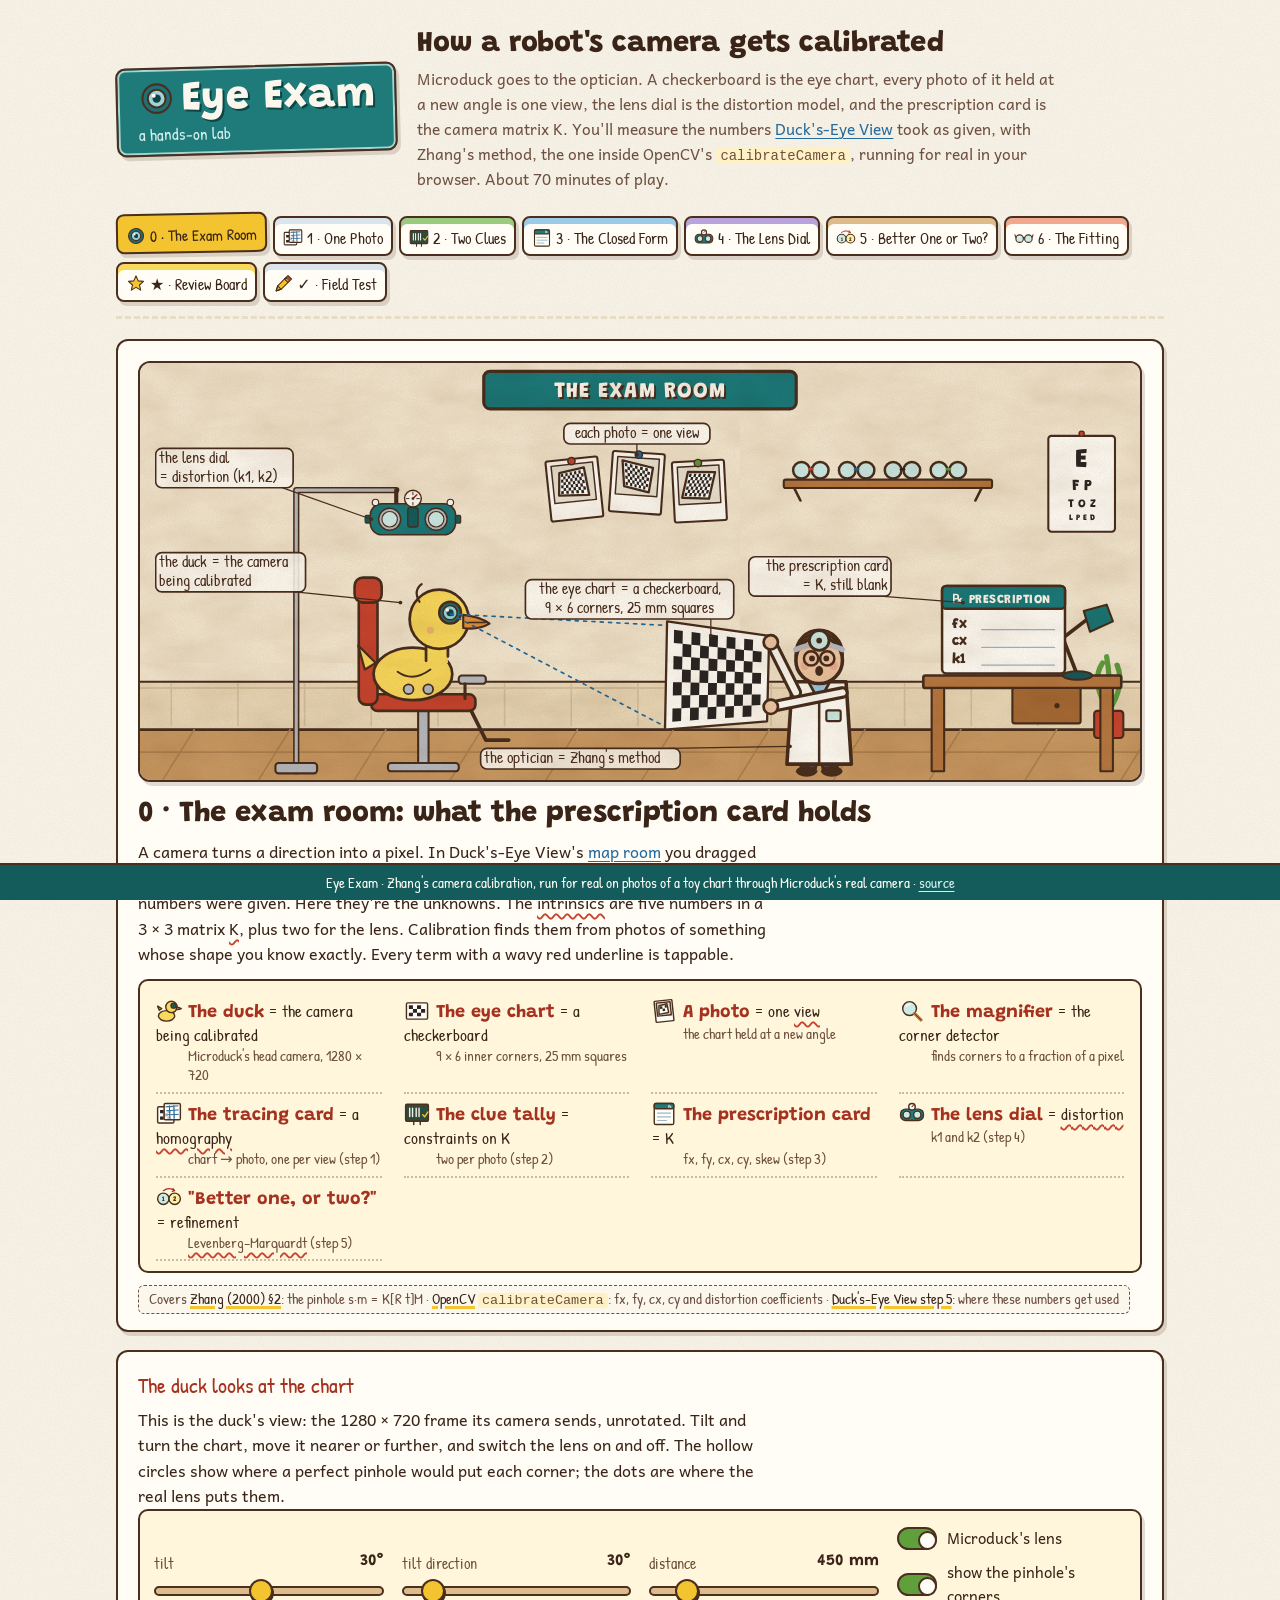
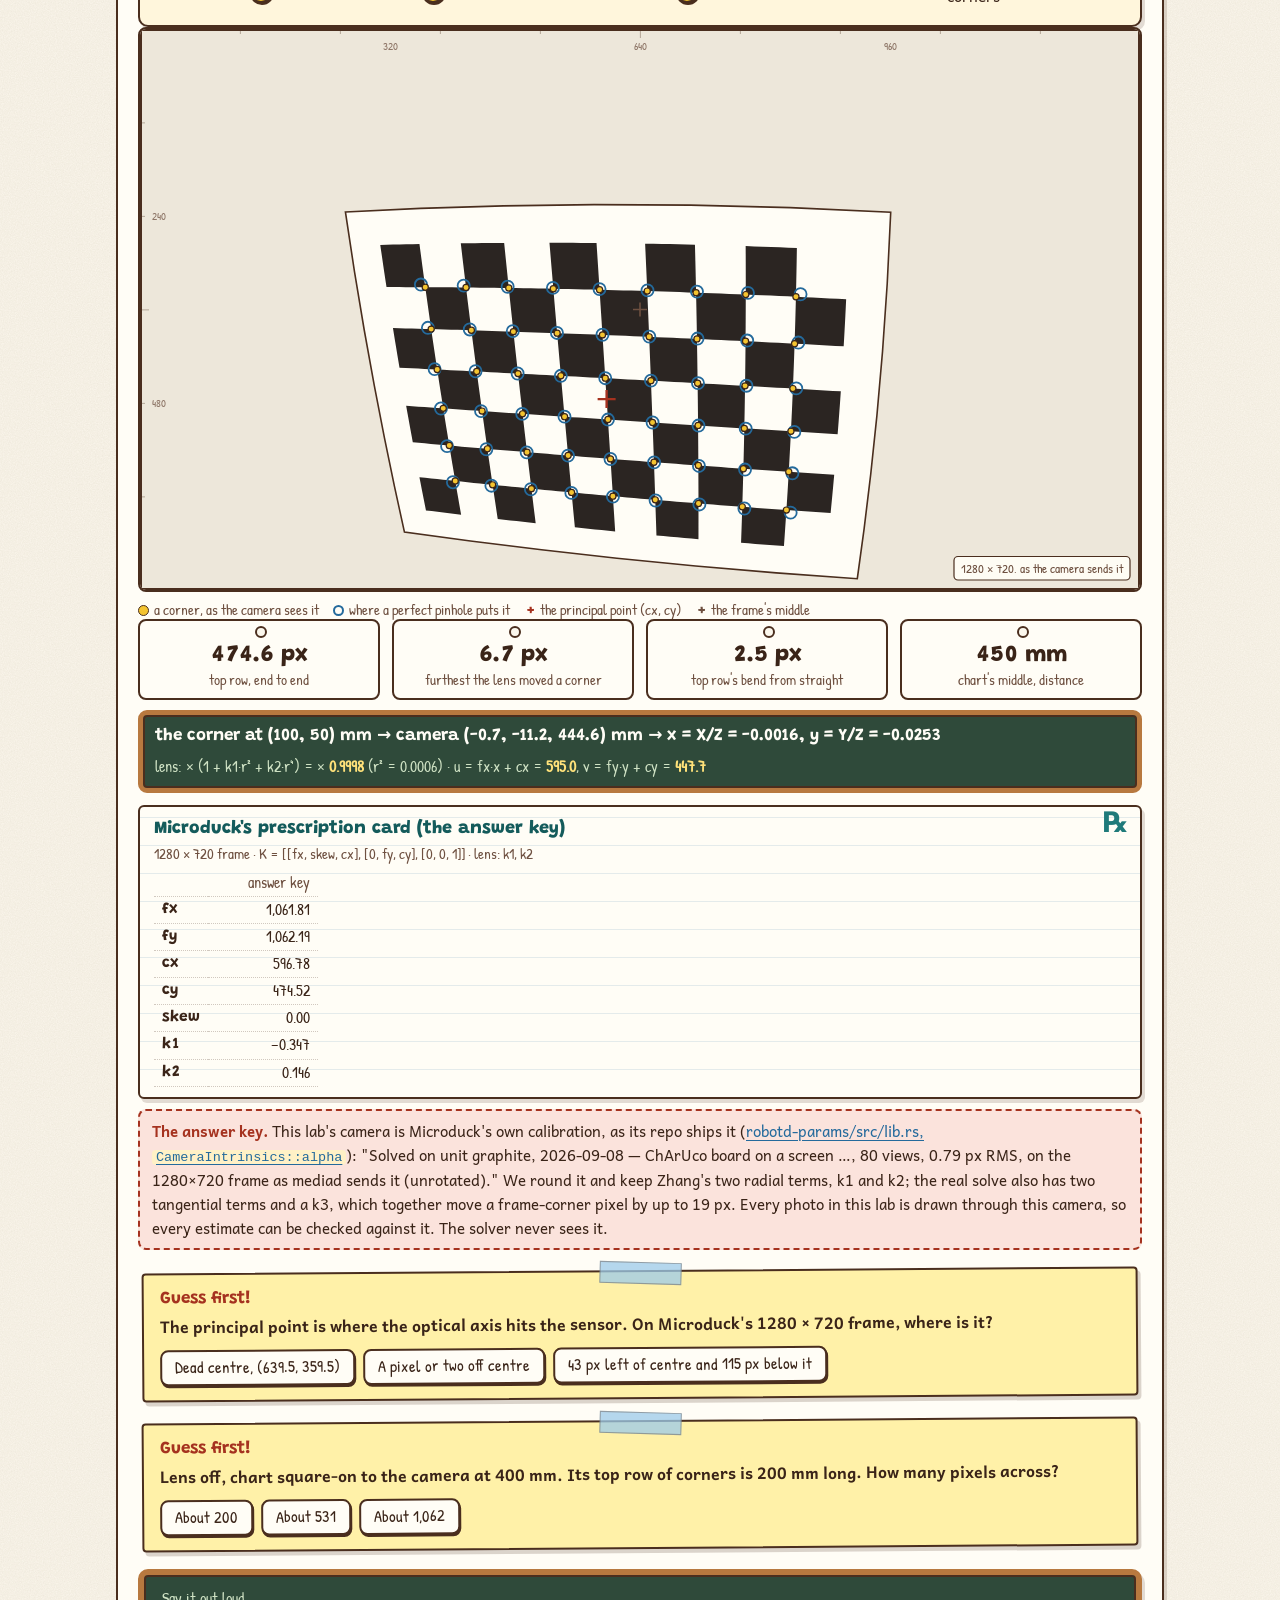
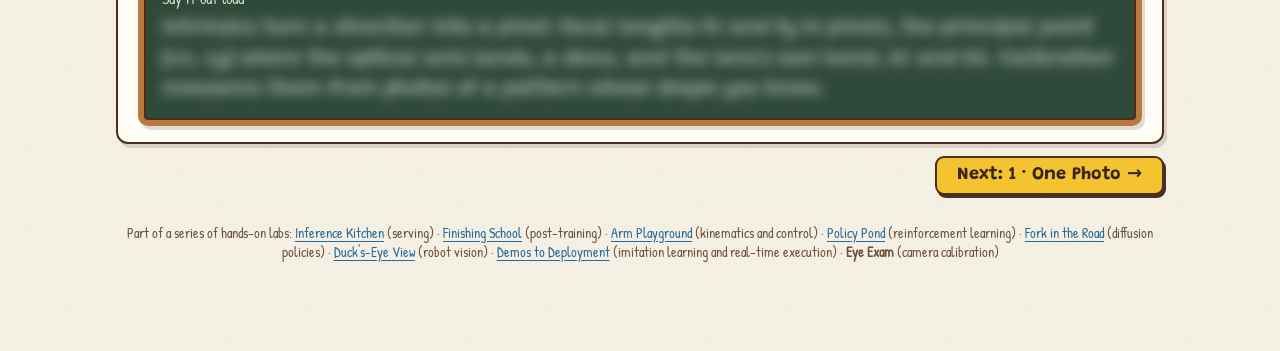
<file: eye-exam/index.html>
<!doctype html>
<html lang="en">
<head>
<meta charset="utf-8">
<meta name="viewport" content="width=device-width,initial-scale=1">
<title>Eye Exam</title>
<meta name="description" content="A hands-on lab for how a robot's camera gets calibrated: homographies by DLT, Zhang's closed form, lens distortion and Levenberg–Marquardt refinement, run in the browser on seeded photos of a checkerboard seen through Microduck's real calibrated camera.">
<meta property="og:title" content="Eye Exam: how a robot's camera gets calibrated">
<meta property="og:description" content="The duck goes to the optician. Photograph a checkerboard, find its homography, count the clues, solve Zhang's closed form, turn the lens dial, refine with Levenberg–Marquardt, and see what a bad prescription costs the duck in degrees of head turn.">
<meta property="og:image" content="https://bakulbadwal.github.io/ducks-eye-view/eye-exam/docs/hero.png">
<link rel="icon" href="data:image/svg+xml,%3Csvg xmlns='http://www.w3.org/2000/svg' viewBox='0 0 64 64'%3E%3Crect x='4' y='10' width='56' height='44' rx='6' fill='%23FFFDF6' stroke='%234A2E1E' stroke-width='4'/%3E%3Cpath d='M10 16h11v11H10zM32 16h11v11H32zM21 27h11v11H21zM43 27h11v11H43zM10 38h11v11H10zM32 38h11v11H32z' fill='%233A2418'/%3E%3Ccircle cx='46' cy='44' r='12' fill='%231F7A7A' stroke='%234A2E1E' stroke-width='3'/%3E%3Ccircle cx='46' cy='44' r='5' fill='%23CDEBE6'/%3E%3C/svg%3E">
<link rel="preconnect" href="https://fonts.googleapis.com">
<link rel="preconnect" href="https://fonts.gstatic.com" crossorigin>
<link href="https://fonts.googleapis.com/css2?family=Andika:wght@400;700&family=Grandstander:wght@700;800&family=Patrick+Hand&display=swap" rel="stylesheet">
<link rel="stylesheet" href="css/styles.css">
</head>
<body>
<!--
THESIS: Duck's-Eye View turned a pixel into a head turn with the camera's intrinsics taken as given. This lab measures them, the way OpenCV's calibrateCamera does: photograph a flat checkerboard at several angles, find each photo's homography, use the fact that a rotation's columns are perpendicular and equally long to pin down B = K⁻ᵀK⁻¹, read K out of it, add the lens's radial distortion, and refine everything by Levenberg–Marquardt on the reprojection error. Drawn as a Busytown optician's shop where the duck gets its eyes tested. Sibling of Inference Kitchen, Policy Pond, Fork in the Road, Duck's-Eye View and Demos to Deployment.
OWN-WORLD: flat gouache on paper; warm-brown outlines; an optician's teal masthead; Grandstander signboards, Patrick Hand labels, Andika body; painted-sign buttons, price-tag readouts, sticky-note predictions, chalkboard takeaways, and a prescription card for every estimate.
HONESTY: the DLT, Hartley normalisation, Zhang's V b = 0 and App. B, the extrinsics, the linear distortion fit (eq. 13), Levenberg–Marquardt on eq. 14, the reprojection RMS and the bearing → angle geometry are the real math. The photos are synthetic: a seeded 9 × 6 checkerboard seen through a known camera (Microduck's published calibration, k1 and k2 only), with Gaussian corner noise standing in for a corner detector.
-->
<svg width="0" height="0" style="position:absolute" aria-hidden="true" focusable="false"><defs><filter id="gouache" x="-2%" y="-2%" width="104%" height="104%"><feTurbulence type="fractalNoise" baseFrequency=".045" numOctaves="2" seed="3" result="w"/><feDisplacementMap in="SourceGraphic" in2="w" scale="1.3" xChannelSelector="R" yChannelSelector="G"/></filter></defs></svg>
<div class="wrap">
<header>
  <div class="mast"><b><span class="mi" aria-hidden="true"></span>Eye Exam</b><span>a hands-on lab</span></div>
  <div><h1>How a robot's camera gets calibrated</h1>
  <p class="sub">Microduck goes to the optician. A checkerboard is the eye chart, every photo of it held at a new angle is one view, the lens dial is the distortion model, and the prescription card is the camera matrix K. You'll measure the numbers <a href="https://bakulbadwal.github.io/ducks-eye-view/#/s5">Duck's-Eye View</a> took as given, with Zhang's method, the one inside OpenCV's <code>calibrateCamera</code>, running for real in your browser. About 70 minutes of play.</p></div>
</header>

<nav id="nav" aria-label="Steps"></nav>

<!-- ============ STEP 0 ============ -->
<section id="s0" data-title="The Exam Room" data-n="0">
  <div class="card">
    <div class="scene" data-art="s0"></div>
    <h2>0 · The exam room: what the prescription card holds</h2>
    <p class="lede">A camera turns a direction into a pixel. In Duck's-Eye View's <a href="https://bakulbadwal.github.io/ducks-eye-view/#/s5">map room</a> you dragged a duck around and watched the <span class="g" data-g="pinhole">pinhole</span> put it in the frame; there the camera's numbers were given. Here they're the unknowns. The <span class="g" data-g="intrinsics">intrinsics</span> are five numbers in a 3 × 3 matrix <span class="g" data-g="K">K</span>, plus two for the lens. Calibration finds them from photos of something whose shape you know exactly. Every term with a wavy red underline is tappable.</p>
    <div class="kmap">
      <div><span class="k" data-i="duck" aria-hidden="true"></span><b>The duck</b> = the camera being calibrated<br><span class="t">Microduck's head camera, 1280 × 720</span></div>
      <div><span class="k" data-i="chart" aria-hidden="true"></span><b>The eye chart</b> = a checkerboard<br><span class="t">9 × 6 inner corners, 25 mm squares</span></div>
      <div><span class="k" data-i="photo" aria-hidden="true"></span><b>A photo</b> = one <span class="g" data-g="view">view</span><br><span class="t">the chart held at a new angle</span></div>
      <div><span class="k" data-i="magnifier" aria-hidden="true"></span><b>The magnifier</b> = the corner detector<br><span class="t">finds corners to a fraction of a pixel</span></div>
      <div><span class="k" data-i="trace" aria-hidden="true"></span><b>The tracing card</b> = a <span class="g" data-g="homography">homography</span><br><span class="t">chart → photo, one per view (step 1)</span></div>
      <div><span class="k" data-i="tally" aria-hidden="true"></span><b>The clue tally</b> = constraints on K<br><span class="t">two per photo (step 2)</span></div>
      <div><span class="k" data-i="card" aria-hidden="true"></span><b>The prescription card</b> = K<br><span class="t">fx, fy, cx, cy, skew (step 3)</span></div>
      <div><span class="k" data-i="dial" aria-hidden="true"></span><b>The lens dial</b> = <span class="g" data-g="distortion">distortion</span><br><span class="t">k1 and k2 (step 4)</span></div>
      <div><span class="k" data-i="onetwo" aria-hidden="true"></span><b>"Better one, or two?"</b> = refinement<br><span class="t"><span class="g" data-g="lm">Levenberg–Marquardt</span> (step 5)</span></div>
    </div>
    <p class="covers">Covers <b>Zhang (2000) §2</b>: the pinhole s·m = K[R t]M · <b>OpenCV</b> <code>calibrateCamera</code>: fx, fy, cx, cy and distortion coefficients · <b>Duck's-Eye View step 5</b>: where these numbers get used</p>
  </div>

  <div class="card" data-shot>
    <h3>The duck looks at the chart</h3>
    <p class="lede">This is the duck's view: the 1280 × 720 frame its camera sends, unrotated. Tilt and turn the chart, move it nearer or further, and switch the lens on and off. The hollow circles show where a perfect pinhole would put each corner; the dots are where the real lens puts them.</p>
    <div class="ctl">
      <div class="sl"><div class="sl-h"><span>tilt</span><b id="s0tv">30°</b></div><input type="range" id="s0t" min="0" max="65" step="1" value="30" aria-label="Chart tilt in degrees"></div>
      <div class="sl"><div class="sl-h"><span>tilt direction</span><b id="s0av">30°</b></div><input type="range" id="s0a" min="0" max="355" step="5" value="30" aria-label="Direction of the tilt axis in degrees"></div>
      <div class="sl"><div class="sl-h"><span>distance</span><b id="s0dv">450 mm</b></div><input type="range" id="s0d" min="350" max="1200" step="10" value="450" aria-label="Distance in millimetres"></div>
      <div><label class="tg"><input type="checkbox" id="s0lens" checked><span class="sw"></span>Microduck's lens</label><label class="tg"><input type="checkbox" id="s0pin" checked><span class="sw"></span>show the pinhole's corners</label></div>
    </div>
    <canvas id="s0c" class="frame" aria-label="The camera frame, 1280 by 720, with the checkerboard eye chart"></canvas>
    <div class="legend"><span><span class="dot" style="background:#F4C430"></span>a corner, as the camera sees it</span><span><span class="ring"></span>where a perfect pinhole puts it</span><span><span class="x" style="color:#A5321F">+</span>the principal point (cx, cy)</span><span><span class="x" style="color:#6E5040">+</span>the frame's middle</span></div>
    <div class="grid g4">
      <div class="stat"><div class="v" id="s0w">–</div><div class="l">top row, end to end</div></div>
      <div class="stat"><div class="v" id="s0shift">–</div><div class="l">furthest the lens moved a corner</div></div>
      <div class="stat"><div class="v" id="s0bend">–</div><div class="l">top row's bend from straight</div></div>
      <div class="stat"><div class="v" id="s0z">–</div><div class="l">chart's middle, distance</div></div>
    </div>
    <div class="mathbox" id="s0m"></div>
    <div class="rx" id="s0card"></div>
    <div class="key"><b>The answer key.</b> This lab's camera is Microduck's own calibration, as its repo ships it (<a href="https://github.com/pollen-robotics/microduck/blob/648bf22/robotd-params/src/lib.rs" target="_blank" rel="noopener">robotd-params/src/lib.rs, <code>CameraIntrinsics::alpha</code></a>): "Solved on unit graphite, 2026-09-08 — ChArUco board on a screen …, 80 views, 0.79 px RMS, on the 1280×720 frame as mediad sends it (unrotated)." We round it and keep Zhang's two radial terms, k1 and k2; the real solve also has two tangential terms and a k3, which together move a frame-corner pixel by up to 19 px. Every photo in this lab is drawn through this camera, so every estimate can be checked against it. The solver never sees it.</div>
    <div class="predict" data-p="s0a">
      <div class="tag">Guess first!</div>
      <div class="q">The principal point is where the optical axis hits the sensor. On Microduck's 1280 × 720 frame, where is it?</div>
      <div class="opts"><button>Dead centre, (639.5, 359.5)</button><button>A pixel or two off centre</button><button data-right>43 px left of centre and 115 px below it</button></div>
      <div class="why">(596.78, 474.52): 42.7 px left and 115.0 px down. The repo's own comment says it plainly: "the principal point is <i>assumed</i> central — which is the part a real calibration corrects (the measured <code>cy</code> sits ~110 px low)" (<a href="https://github.com/pollen-robotics/microduck/blob/648bf22/mediad/src/camera.rs" target="_blank" rel="noopener">mediad/src/camera.rs</a>). You can't know it without calibrating.</div>
    </div>
    <div class="predict" data-p="s0b">
      <div class="tag">Guess first!</div>
      <div class="q">Lens off, chart square-on to the camera at 400 mm. Its top row of corners is 200 mm long. How many pixels across?</div>
      <div class="opts"><button>About 200</button><button data-right>About 531</button><button>About 1,062</button></div>
      <div class="why">fx · 200 / 400 = 1061.81 / 2 = <b>530.9 px</b>: a pixel offset is the focal length times the ray's slope. Switch the lens on and the same row shrinks to 515.5 px, because a barrel lens pulls everything towards the middle. Set tilt 0 and distance 400 to read it off.</div>
    </div>
    <div class="say" data-say="s0">
      <div class="tag">Say it out loud</div>
      <div class="line">Intrinsics turn a direction into a pixel: focal lengths fx and fy in pixels, the principal point (cx, cy) where the optical axis lands, a skew, and the lens's own bend, k1 and k2. Calibration measures them from photos of a pattern whose shape you know.</div>
    </div>
  </div>
</section>

<!-- ============ STEP 1 ============ -->
<section id="s1" data-title="One Photo" data-n="1">
  <div class="card">
    <div class="scene" data-art="s1"></div>
    <h2>1 · One photo: the tracing card</h2>
    <p class="lede">The chart is flat, so put it at Z = 0. Then a pinhole maps every chart point (X, Y) to its pixel through one 3 × 3 matrix: s·[u, v, 1]ᵀ = H·[X, Y, 1]ᵀ, with <b>H = K [r1 r2 t]</b> (Zhang's eq. 2). That's a <span class="g" data-g="homography">homography</span>: 9 numbers, but only 8 matter because its scale is free. Each corner gives two equations, so the 54 corners give a 108 × 9 matrix L with L·h = 0, and the best h is the singular vector of L's smallest <span class="g" data-g="svd">singular value</span>. That's the <span class="g" data-g="dlt">direct linear transform</span>. Steps 1 to 3 photograph the chart with the lens dial at 0, so a homography is exact; step 4 puts the lens back.</p>
    <p class="covers">Covers <b>Zhang App. A</b>: the 2n × 9 system L x = 0, "the right singular vector of L associated with the smallest singular value", and "L poorly conditioned numerically … much better results … by performing a simple data normalization" (citing Hartley, 1995)</p>
  </div>
  <div class="card" data-shot>
    <h3>Trace one photo</h3>
    <div class="ctl">
      <div><div class="lbl">photo</div><div class="seg" id="s1ph"></div></div>
      <div class="sl"><div class="sl-h"><span>corner noise σ</span><b id="s1sv">0.5 px</b></div><input type="range" id="s1s" min="0" max="2" step="0.1" value="0.5" aria-label="Corner noise in pixels"></div>
      <div><label class="tg"><input type="checkbox" id="s1n" checked><span class="sw"></span>normalise first (Hartley)</label></div>
      <div class="btnrow"><button class="act" id="s1go">Find H</button></div>
    </div>
    <canvas id="s1c" class="frame" aria-label="The photo, with the corners found and the chart traced through H"></canvas>
    <div class="legend"><span><span class="dot" style="background:#F4C430"></span>corners as found (with noise)</span><span><span class="ring"></span>the chart's corners sent through H</span></div>
    <div class="grid g4">
      <div class="stat"><div class="v" id="s1rs">–</div><div class="l">H vs the corners found, RMS</div></div>
      <div class="stat"><div class="v good" id="s1rt">–</div><div class="l">H vs the true corners, RMS</div></div>
      <div class="stat"><div class="v" id="s1cond">–</div><div class="l">conditioning σ₁/σ₈ of L</div></div>
      <div class="stat"><div class="v" id="s1L">–</div><div class="l">equations for 8 unknowns</div></div>
    </div>
    <div class="matrow" id="s1H"></div>
    <canvas id="s1sv9" class="bars" aria-label="The nine singular values of L"></canvas>
    <div class="chartcap">The nine singular values of L, on a log scale. Eight are large; the ninth is (nearly) zero, and its singular vector is H. With noise it lifts off zero: no H fits every noisy corner exactly.</div>
    <div class="status" id="s1st"></div>
  </div>
  <div class="card">
    <h3>Where is the chart's zero?</h3>
    <p class="lede">The DLT minimises an algebraic quantity, |L h|, not a distance in pixels, and what that quantity weighs depends on your coordinates. Number the corners from a point 1 m off the chart (say, the corner of the shop wall), or photograph the chart from across the room, and the un-normalised solve gets lopsided. Hartley's fix: shift each set of points so its centroid is at zero, scale it so the mean distance is √2, solve, and undo the shift. One hundred photos per run, each with fresh noise.</p>
    <div class="ctl">
      <div><div class="lbl">chart distance</div><div class="seg" id="s1dist"></div></div>
      <div class="sl"><div class="sl-h"><span>origin offset</span><b id="s1ov">1000 mm</b></div><input type="range" id="s1o" min="0" max="3000" step="100" value="1000" aria-label="Origin offset in millimetres"></div>
      <div class="btnrow"><button class="act" id="s1trial">100 noisy photos</button><button class="ghost" id="s1sweep">Sweep the offset</button></div>
    </div>
    <div class="grid g4" style="margin-top:10px">
      <div class="stat"><div class="v bad" id="s1um">–</div><div class="l">un-normalised, median error</div></div>
      <div class="stat"><div class="v bad" id="s1uw">–</div><div class="l">un-normalised, worst of 100</div></div>
      <div class="stat"><div class="v good" id="s1zm">–</div><div class="l">normalised, median error</div></div>
      <div class="stat"><div class="v good" id="s1zw">–</div><div class="l">normalised, worst of 100</div></div>
    </div>
    <canvas id="s1chart" class="chart" aria-label="Median error against the origin offset, un-normalised and normalised"></canvas>
    <div class="status" id="s1st2"></div>
    <div class="predict" data-p="s1a">
      <div class="tag">Guess first!</div>
      <div class="q">The usual case: chart at 450 mm, corners numbered from its own corner, σ = 0.5 px. Over 100 photos, how much does normalising improve the median error?</div>
      <div class="opts"><button>About 10×</button><button>About 2×</button><button data-right>Hardly at all</button></div>
      <div class="why">0.189 px un-normalised against 0.188 px normalised. In double precision, with sensible coordinates, the un-normalised DLT is fine here even though L's conditioning is 2.8 × 10⁵ against 3.6. Normalisation is insurance against the cases below, and it costs nothing.</div>
    </div>
    <div class="predict" data-p="s1b">
      <div class="tag">Guess first!</div>
      <div class="q">Now the chart is 2.5 m away and its corners are numbered from a point 1 m off. Un-normalised, what's the median error over 100 photos?</div>
      <div class="opts"><button>Still about 0.2 px</button><button data-right>Over 5 px, and one photo 2,000 px off</button><button>It can't be computed</button></div>
      <div class="why">Median <b>5.41 px</b>, worst <b>2,031 px</b>; normalised, 0.187 px and 0.31 px, wherever the origin is. Same photos, same corners: only the bookkeeping changed. That's Hartley's point, and why Zhang's appendix tells you to normalise.</div>
    </div>
    <div class="say" data-say="s1">
      <div class="tag">Say it out loud</div>
      <div class="line">One photo of a flat chart is one homography, H = K[r1 r2 t]: stack two equations per corner and take the smallest singular vector. Normalise both point sets first, or the answer depends on where you put the origin and how far away the chart is.</div>
    </div>
  </div>
</section>

<!-- ============ STEP 2 ============ -->
<section id="s2" data-title="Two Clues" data-n="2">
  <div class="card">
    <div class="scene" data-art="s2"></div>
    <h2>2 · Two clues per photo: why one view isn't enough</h2>
    <p class="lede">H = λK[r1 r2 t], and r1, r2 are two columns of a rotation: perpendicular, and the same length. Undo K and those two facts become two equations, h1ᵀBh2 = 0 and h1ᵀBh1 = h2ᵀBh2, on one matrix, <span class="g" data-g="B">B = K⁻ᵀK⁻¹</span>. B is symmetric, so it's six numbers b, and since its scale is free that's five unknowns: fx, fy, cx, cy and the skew. Every photo adds two rows to a matrix V with V·b = 0 (Zhang's eq. 9). Count: one photo, 2 equations; two photos, 4; three photos, 6 ≥ 5. The pose of each photo (3 numbers of rotation, 3 of position) eats the other 6 of H's 8.</p>
    <p class="covers">Covers <b>Zhang §2.3</b>: "we can only obtain 2 constraints on the intrinsic parameters" · <b>§3.1</b>: n ≥ 3 gives a unique b; n = 2 needs the skew-free assumption · <b>§4, Proposition 1</b>: a plane parallel to an earlier one adds no constraints</p>
  </div>
  <div class="card" data-shot>
    <h3>Build a set of photos</h3>
    <p class="lede">Tap photos to put them in the set. The first row is tilted every which way; the second is square-on, moved around and spun; the third is all at the same tilt, only slid around. No noise, so a zero singular value is exactly zero.</p>
    <div class="trayhead">Tilted every which way</div><div class="tray" id="s2g"></div>
    <div class="trayhead">Square-on to the camera</div><div class="tray" id="s2f"></div>
    <div class="trayhead">One tilt, slid around</div><div class="tray" id="s2m"></div>
    <div class="ctl">
      <div><label class="tg"><input type="checkbox" id="s2skew"><span class="sw"></span>assume the skew is 0 (one more equation)</label></div>
      <div class="btnrow"><button class="ghost" id="s2p1">1 photo</button><button class="ghost" id="s2p2">2 photos</button><button class="ghost" id="s2p3">3 photos</button><button class="ghost" id="s2pf">5 square-on</button><button class="ghost" id="s2pm">5 slid</button><button class="ghost" id="s2clr">Clear</button></div>
    </div>
    <div class="grid g4" style="margin-top:10px">
      <div class="stat"><div class="v" id="s2n">0</div><div class="l">photos in the set</div></div>
      <div class="stat"><div class="v" id="s2rows">0</div><div class="l">equations (rows of V)</div></div>
      <div class="stat"><div class="v" id="s2z">–</div><div class="l">zero singular values of V</div></div>
      <div class="stat"><div class="v" id="s2ok">–</div><div class="l">a single answer?</div></div>
    </div>
    <canvas id="s2sv" class="bars" aria-label="The six singular values of V"></canvas>
    <div class="chartcap">The six singular values of V, largest first, on a log scale (relative to the largest). Exactly one zero means exactly one B, up to scale: one camera. Two or more zeros means a whole family of cameras fits the photos equally well.</div>
    <div class="rx" id="s2card"></div>
    <div class="predict" data-p="s2a">
      <div class="tag">Guess first!</div>
      <div class="q">Five square-on photos, each at a different place, distance and spin. How many zero singular values does V have?</div>
      <div class="opts"><button>1: five photos is plenty</button><button>2</button><button data-right>4: the same as one photo</button></div>
      <div class="why">4. Parallel planes meet the plane at infinity in the same line, so every square-on photo repeats the same two equations (Zhang's Proposition 1). Spinning the chart in its own plane doesn't help, and nor does sliding a tilted chart around without changing its tilt: that's a pure translation, and Zhang rules it out too.</div>
    </div>
  </div>
  <div class="card">
    <h3>How flat is too flat?</h3>
    <p class="lede">Exactly parallel is exactly degenerate. Nearly parallel is nearly degenerate, and noise finishes the job. Each run: 200 sessions of 3 photos at 500 mm, tilted by the same angle about random axes, with 0.5 px of corner noise. A session fails if B comes out impossible (not positive definite, so no real camera has it) or fx is more than 50% off.</p>
    <div class="btnrow"><button class="act" id="s2flat">Run 200 sessions at each tilt</button></div>
    <canvas id="s2chart" class="chart" aria-label="Failed sessions against tilt"></canvas>
    <div class="tablewrap"><table class="ladder" id="s2tab"></table></div>
    <div class="status" id="s2st"></div>
    <div class="predict" data-p="s2b">
      <div class="tag">Guess first!</div>
      <div class="q">Three photos tilted 5°, σ = 0.5 px. Of 200 sessions, how many blow up?</div>
      <div class="opts"><button>None: 5° is still a tilt</button><button data-right>About 1 in 4</button><button>All of them</button></div>
      <div class="why"><b>45 of 200</b>, and the ones that survive are 13% off in fx on average. At 2° it's 150 of 200; from 20° on, 3 to 5. Zhang's own simulation (his camera, his chart) lost 40% of trials at 5° and did best around 45°.</div>
    </div>
    <div class="say" data-say="s2">
      <div class="tag">Say it out loud</div>
      <div class="line">Each photo of a plane gives two equations on B = K⁻ᵀK⁻¹, which has five unknowns: three photos in general, two if you assume no skew. Photos of parallel planes repeat the same two equations, so what counts is how differently the chart is tilted, not how many photos you take.</div>
    </div>
  </div>
</section>

<!-- ============ STEP 3 ============ -->
<section id="s3" data-title="The Closed Form" data-n="3">
  <div class="card">
    <div class="scene" data-art="s3"></div>
    <h2>3 · The closed form: writing the prescription</h2>
    <p class="lede">With three or more photos, stack every photo's two rows into V and take the right singular vector of its smallest singular value: that's b, so that's B. Zhang's Appendix B reads K straight out of B: cy = (B12B13 − B11B23)/(B11B22 − B12²), then λ, fx = √(λ/B11), fy, the skew and cx. Then every photo's pose follows from K⁻¹H: r1 = λK⁻¹h1, r2 = λK⁻¹h2, r3 = r1 × r2, t = λK⁻¹h3, and the nearest true rotation (App. C). No iterations, no starting guess: a <span class="g" data-g="closed">closed form</span>.</p>
    <p class="covers">Covers <b>Zhang §3.1</b>: V b = 0 by SVD, K from B (App. B), extrinsics from K⁻¹H, the best rotation by SVD (App. C) · Table 1: on a real camera, 3 photos' closed form gave α = 917.65 against 830.80 after refinement</p>
  </div>
  <div class="card" data-shot>
    <h3>Solve it</h3>
    <div class="ctl">
      <div class="sl"><div class="sl-h"><span>photos</span><b id="s3nv">3</b></div><input type="range" id="s3n" min="2" max="20" step="1" value="3" aria-label="Number of photos"></div>
      <div class="sl"><div class="sl-h"><span>corner noise σ</span><b id="s3sv">0.5 px</b></div><input type="range" id="s3s" min="0" max="2" step="0.1" value="0.5" aria-label="Corner noise in pixels"></div>
      <div class="btnrow"><button class="act" id="s3go">Write the prescription</button></div>
    </div>
    <div class="rx" id="s3card"></div>
    <canvas id="s3top" class="top" aria-label="Seen from above: the camera and where each chart was, recovered and true"></canvas>
    <div class="legend"><span><span class="dot" style="background:#3B7422"></span>where the chart really was</span><span><span class="dot" style="background:#246A9C"></span>where the closed form puts it</span><span>seen from above; the camera at the bottom, looking up the page</span></div>
    <div class="status" id="s3st"></div>
  </div>
  <div class="card">
    <h3>More photos, steadier card</h3>
    <p class="lede">The closed form minimises an algebraic error, so noise leaks straight into K. Average 20 independent sessions at each count (σ = 0.5 px, lens dial at 0) and watch the errors fall.</p>
    <div class="btnrow"><button class="act" id="s3sweep">20 sessions at each count</button></div>
    <canvas id="s3chart" class="chart" aria-label="Closed-form errors against the number of photos"></canvas>
    <div class="tablewrap"><table class="ladder" id="s3tab"></table></div>
    <div class="status" id="s3st2"></div>
    <div class="predict" data-p="s3a">
      <div class="tag">Guess first!</div>
      <div class="q">No noise at all, three tilted photos. How close is the closed form to the answer key?</div>
      <div class="opts"><button>Within a pixel</button><button>Within 1%</button><button data-right>Exact, to the last digit we print</button></div>
      <div class="why">Exact: fx 1061.81, fy 1062.19, cx 596.78, cy 474.52, skew 0.00, and every chart position to 10⁻¹² mm. The method has no approximation in it; only noise and the lens (step 4) make it wrong. Set σ to 0 and press the button.</div>
    </div>
    <div class="predict" data-p="s3b">
      <div class="tag">Guess first!</div>
      <div class="q">σ = 0.5 px. Going from 3 photos to 12, the closed form's principal point error (averaged over 20 sessions) goes from 8.9 px to…</div>
      <div class="opts"><button>About 8 px: count doesn't matter</button><button data-right>About 3 px</button><button>Under 0.1 px</button></div>
      <div class="why">3.2 px, and fx from 1.04% off to 0.25%. Better, but the principal point is the hardest number on the card, and the closed form is only the starting guess. With two photos (and the skew assumed 0) it's 5.1% and 49 px.</div>
    </div>
    <div class="say" data-say="s3">
      <div class="tag">Say it out loud</div>
      <div class="line">Stack two rows per photo into V, take the singular vector of the smallest singular value, and read K straight out of B; then each photo's rotation and position follow from K⁻¹H. It's exact without noise and fast with it, and it's a starting point, not the answer.</div>
    </div>
  </div>
</section>

<!-- ============ STEP 4 ============ -->
<section id="s4" data-title="The Lens Dial" data-n="4">
  <div class="card">
    <div class="scene" data-art="s4"></div>
    <h2>4 · The lens dial: radial distortion</h2>
    <p class="lede">Now the real lens goes back in. A wide, cheap lens bends straight lines, more the further they are from the principal point. Zhang's model moves each point along its ray from the principal point: in normalised coordinates, x̆ = x(1 + k1·r² + k2·r⁴), with r² = x² + y². Negative k1 is <span class="g" data-g="barrel">barrel</span> distortion, pulling the edges in; positive is pincushion. Microduck's lens has k1 = −0.347 and k2 = +0.146. A homography can't bend, so every step so far is now wrong, as you'll see.</p>
    <p class="covers">Covers <b>Zhang §3.3</b>: the first two radial terms; "the distortion function is totally dominated by the radial components, and especially dominated by the first term"; distortion by linear least squares, k = (DᵀD)⁻¹Dᵀd (eq. 13)</p>
  </div>
  <div class="card" data-shot>
    <h3>Turn the dial</h3>
    <div class="ctl">
      <div class="sl"><div class="sl-h"><span>k1</span><b id="s4k1v">−0.347</b></div><input type="range" id="s4k1" min="-0.5" max="0.3" step="0.001" value="-0.347" aria-label="k1"></div>
      <div class="sl"><div class="sl-h"><span>k2</span><b id="s4k2v">0.146</b></div><input type="range" id="s4k2" min="-0.2" max="0.4" step="0.001" value="0.146" aria-label="k2"></div>
      <div><div class="lbl">chart</div><div class="seg" id="s4where"></div></div>
      <div class="btnrow"><button class="ghost" id="s4reset">Microduck's lens</button><button class="ghost" id="s4zero">Dial at 0</button></div>
    </div>
    <canvas id="s4c" class="frame" aria-label="The chart seen through the dialled lens, with the straight pinhole corners for comparison"></canvas>
    <div class="grid g3">
      <div class="stat"><div class="v" id="s4bend">–</div><div class="l">top row's bend from straight</div></div>
      <div class="stat"><div class="v" id="s4move">–</div><div class="l">furthest a corner moved</div></div>
      <div class="stat"><div class="v" id="s4corner">–</div><div class="l">a ray aimed at the frame's top-right corner lands this far in</div></div>
    </div>
    <canvas id="s4curve" class="chart sm" aria-label="Distorted radius against the true radius"></canvas>
    <div class="chartcap">Where a ray lands (distorted radius, in focal lengths) against where a pinhole would put it. The dashed line is no distortion; the dotted line marks the frame's furthest corner from the principal point.</div>
  </div>
  <div class="card">
    <h3>What the closed form makes of a bent eye</h3>
    <p class="lede">The exam: 12 photos of the chart through Microduck's real lens, corners found to σ = 0.25 px. First, steps 1 to 3 exactly as before, pretending the lens is a pinhole. Then Zhang's linear fix: with that K and those poses, the pinhole predicts each corner at (u, v); the corner was seen at (ŭ, v̆); two equations per corner are linear in k1 and k2.</p>
    <div class="btnrow"><button class="act" id="s4cf">1 · Closed form, ignoring the lens</button><button class="act" id="s4lin">2 · Add k1, k2 by least squares</button></div>
    <div class="rx" id="s4card"></div>
    <canvas id="s4res" class="frame" aria-label="One photo of the exam with the reprojection errors drawn as arrows"></canvas>
    <div class="legend"><span><span class="dot" style="background:#F4C430"></span>corner as seen</span><span><span class="ring"></span>where the current card predicts it</span><span><b style="color:#A5321F">→</b> the error, drawn 5× longer</span></div>
    <div class="status" id="s4st"></div>
    <div class="predict" data-p="s4a">
      <div class="tag">Guess first!</div>
      <div class="q">With k1 = −0.347, where does the lens put a ray that a pinhole would put exactly at the frame's top-right corner?</div>
      <div class="opts"><button>Slightly outside the frame</button><button>A couple of pixels in</button><button data-right>About 130 px in, towards the middle</button></div>
      <div class="why">131.0 px nearer the principal point (106.7 px for the top-left corner, which is closer to it). The radius shrinks by 1 + k1·r² + k2·r⁴ ≈ 0.84 out there. That's why the corners of the frame matter so much for estimating it (step 6).</div>
    </div>
    <div class="predict" data-p="s4b">
      <div class="tag">Guess first!</div>
      <div class="q">The linear fix, starting from the lens-blind closed form: what sign does it give k1?</div>
      <div class="opts"><button>Negative, about right</button><button data-right>Positive: pincushion, the wrong way round</button><button>Exactly zero</button></div>
      <div class="why">k1 = <b>+0.097</b>, k2 = −0.272, against the truth −0.347 and +0.146; the RMS only falls from 18.22 to 18.01 px. Zhang saw the same on his real camera (Table 1: closed form k1 = +0.161, final −0.227) and explains why: with the lens ignored, the closed form's predicted outer corners lie closer to the image centre than the seen ones, so the linear fit "tries to spread the outer points", a pincushion shape that doesn't match the real barrel. Only refining everything together untangles them.</div>
    </div>
    <div class="say" data-say="s4">
      <div class="tag">Say it out loud</div>
      <div class="line">A real lens moves each point along its ray from the principal point by 1 + k1·r² + k2·r⁴; negative k1 is barrel. The closed form can't see that, so its K and even a linear k1 come out wrong, and only the joint refinement untangles them.</div>
    </div>
  </div>
</section>

<!-- ============ STEP 5 ============ -->
<section id="s5" data-title="Better One or Two?" data-n="5">
  <div class="card">
    <div class="scene" data-art="s5"></div>
    <h2>5 · Better one, or two? Refinement and its score</h2>
    <p class="lede">The optician's last step: flip between two lenses, keep the sharper one, repeat in smaller steps. The math version is <span class="g" data-g="lm">Levenberg–Marquardt</span>: start from the closed form and the linear k1, k2, and move all the numbers at once (fx, fy, cx, cy, k1, k2, and every photo's 3 rotation and 3 position numbers: 6 + 6 × 12 = 78 here, with the skew held at 0) to shrink the total squared distance between each corner as seen and where the card predicts it. The <span class="g" data-g="jacobian">Jacobian</span> says which way is downhill; λ blends a Gauss–Newton jump with a cautious gradient step. The score at the end is the <span class="g" data-g="rms">reprojection RMS</span>, the one number OpenCV's <code>calibrateCamera</code> returns.</p>
    <p class="covers">Covers <b>Zhang §3.2–3.3</b>: maximum-likelihood refinement of eq. 14 with Levenberg–Marquardt, rotations as Rodrigues vectors · <b>OpenCV</b> <code>calibrateCamera</code>: "Run the global Levenberg-Marquardt optimization algorithm to minimize the reprojection error"; returns "the overall RMS re-projection error"</p>
  </div>
  <div class="card" data-shot>
    <h3>Better one, or two?</h3>
    <div class="ctl">
      <div><label class="tg"><input type="checkbox" id="s5skew"><span class="sw"></span>let the skew float (Zhang) instead of holding it at 0 (OpenCV)</label></div>
      <div class="btnrow"><button class="act" id="s5go">Refine</button><button class="ghost" id="s5step">One step at a time</button></div>
    </div>
    <canvas id="s5chart" class="chart" aria-label="Reprojection RMS at each Levenberg–Marquardt step"></canvas>
    <div class="rx" id="s5card"></div>
    <canvas id="s5res" class="frame" aria-label="One photo of the exam with its reprojection errors, drawn 40 times longer"></canvas>
    <div class="legend"><span><span class="dot" style="background:#F4C430"></span>corner as seen</span><span><span class="ring"></span>where the card predicts it</span><span><b style="color:#A5321F">→</b> the error, drawn longer (the scale is on the photo)</span></div>
    <div class="status" id="s5st"></div>
    <div class="predict" data-p="s5a">
      <div class="tag">Guess first!</div>
      <div class="q">The corners were found with σ = 0.25 px of noise on each axis. After refinement, what's the best RMS you could hope for?</div>
      <div class="opts"><button>0.00 px, a perfect fit</button><button data-right>About 0.35 px</button><button>About 0.25 px</button></div>
      <div class="why">The noise itself: σ√2 = 0.354 px per corner (two axes). The exam ends at <b>0.350 px</b>, a hair under, as it should be: fitting 78 free numbers to 1,296 corner coordinates soaks up some of the noise (on average the floor drops to about σ√2·√(1 − 78/1296) ≈ 0.343 px). An RMS far below the corner detector's noise means the model is fitting noise, not the lens.</div>
    </div>
  </div>
  <div class="card">
    <h3>Is a low score a good eye?</h3>
    <p class="lede">The RMS says how well the card fits <i>these</i> photos. Two more judges: a <span class="g" data-g="holdout">second opinion</span>, 10 photos the calibration never saw (fit only each photo's pose, keep the card fixed, report their RMS), and the answer key, which only a lab has: how many pixels off the card is across the whole frame, and how many degrees it would mis-turn the duck's head (step 6). Five sessions, the same chart, the same corner noise:</p>
    <div class="btnrow"><button class="act" id="s5judge">Judge five sessions</button></div>
    <div class="tablewrap"><table class="ladder" id="s5tab"></table></div>
    <div class="status" id="s5st2"></div>
    <div class="predict" data-p="s5b">
      <div class="tag">Guess first!</div>
      <div class="q">A calibration with the lens dial held at 0 scores RMS 4.36 px. Drop the 6 photos with the worst error and solve again: the RMS halves to 2.08 px. Is it a better calibration?</div>
      <div class="opts"><button>Yes, the score halved</button><button data-right>No: the second opinion gets worse</button><button>It's the same</button></div>
      <div class="why">No. Hold-out RMS goes from 3.65 to <b>3.81 px</b>; the worst head-turn error only shrinks from 10.6° to 7.1°, still enormous. Dropping the hard photos made the exam easier, not the eye better: the six it dropped were mostly the ones reaching furthest from the principal point, where the missing lens dial shows most. And the corner-blind session scores 0.347 px, as good as the real exam's 0.350, while being up to 58 px wrong in the corners it never saw.</div>
    </div>
    <div class="say" data-say="s5">
      <div class="tag">Say it out loud</div>
      <div class="line">Refinement minimises the total reprojection error over every corner in every photo with Levenberg–Marquardt, starting from the closed form. The RMS it reports is how well the model fits these photos, not how right it is: judge it on photos it never saw, and suspect any fix that only lowers the score.</div>
    </div>
  </div>
</section>

<!-- ============ STEP 6 ============ -->
<section id="s6" data-title="The Fitting" data-n="6">
  <div class="card">
    <div class="scene" data-art="s6"></div>
    <h2>6 · The fitting: a good session, and what a bad one costs</h2>
    <p class="lede">You control four things in a real session: how many photos, how much the chart is tilted, whether its corners reach every part of the frame, and how sharply the corners are found (<span class="g" data-g="subpixel">sub-pixel</span> refinement, like OpenCV's <code>cornerSubPix</code>, places them to a fraction of a pixel; σ here is per axis). Book a session, calibrate it with the full pipeline, and read every judge. Then turn the card into what the duck actually does with it: a head turn.</p>
    <p class="covers">Covers <b>OpenCV tutorial</b>: "you will probably need at least 10 good snapshots of the input pattern in different positions" · <b>calibrateCamera notes</b>: "use multiple board poses with significant tilt" · <b>Zhang §5.1</b>: errors grow linearly with noise; best near 45° · <b>Microduck</b>: <code>bearing()</code> in duck-detect, the quarter turn in uyvy</p>
  </div>
  <div class="card" data-shot>
    <h3>Book a session</h3>
    <div class="ctl">
      <div class="sl"><div class="sl-h"><span>photos</span><b id="s6nv">12</b></div><input type="range" id="s6n" min="3" max="30" step="1" value="12" aria-label="Number of photos"></div>
      <div><div class="lbl">tilt</div><div class="seg" id="s6tilt"></div></div>
      <div><div class="lbl">where the chart goes</div><div class="seg" id="s6cover"></div></div>
      <div><div class="lbl">corner noise σ</div><div class="seg" id="s6sig"></div></div>
      <div class="btnrow"><button class="act" id="s6go">Book it and calibrate</button></div>
    </div>
    <div class="grid g4" style="margin-top:10px">
      <div class="stat"><div class="v" id="s6rms">–</div><div class="l">RMS (what the optician sees)</div></div>
      <div class="stat"><div class="v" id="s6hold">–</div><div class="l">second opinion (hold-out RMS)</div></div>
      <div class="stat"><div class="v" id="s6map">–</div><div class="l">answer key: mean / worst px off</div></div>
      <div class="stat"><div class="v" id="s6turn">–</div><div class="l">answer key: worst head-turn error</div></div>
    </div>
    <canvas id="s6heat" class="heat" aria-label="How many pixels off the calibration is, across the frame"></canvas>
    <div class="legend"><span><span class="dot" style="background:#3A2418;opacity:.6"></span>a chart corner from the session</span><span><span class="x" style="color:#A5321F">+</span>the principal point (cx, cy)</span><span><span class="x" style="color:#6E5040">+</span>the frame's middle</span></div>
    <div class="chartcap" id="s6heatcap">Across the 1280 × 720 frame: how far the card puts a ray from where the true camera puts it. Pale is under 1 px; darker is worse. The dots are where the session's chart corners landed.</div>
    <div class="rx" id="s6card"></div>
    <div class="status" id="s6st"></div>
    <div class="predict" data-p="s6b">
      <div class="tag">Guess first!</div>
      <div class="q">Keep everything else, but find the corners 8× less sharply: σ from 0.25 to 2 px. The RMS goes from 0.36 to 2.84 px. The worst head-turn error?</div>
      <div class="opts"><button>Several degrees</button><button data-right>Still under a fifth of a degree</button><button>No answer: it fails</button></div>
      <div class="why">0.14°. Fuzzy corners raise the RMS (most of it is the noise itself) and smear the card by 14 px on average, but most of that is cx, 14.4 px off, which is up–down for the upright duck; fy and cy, which set its left–right, are off by only 0.51% and 1.4 px. The failures that matter for the duck are structural: the lens dial left at 0, flat photos, a frame left uncovered.</div>
    </div>
  </div>
  <div class="card">
    <h3>What it costs the duck</h3>
    <p class="lede">Microduck's detector works on the frame turned a quarter turn clockwise, 720 × 1280, upright: upright pixel (x′, y′) comes from stream pixel (y′, 719 − x′). Its bearing is b = (box centre x′ / 720) · 2 − 1, from −1 (hard left) to +1 (hard right). So left–right for the duck runs along the stream's <i>vertical</i> axis: fy and cy set the angle, and the principal point sits at x′ = 719 − 474.52 = 244.5, <b>115 px left of the upright frame's middle</b>. The head should turn atan of the undistorted ray's slope (assuming the camera looks straight down the head's axis). Compare four cards:</p>
    <div class="ctl">
      <div class="sl"><div class="sl-h"><span>bearing b</span><b id="s6bv">0.50</b></div><input type="range" id="s6b" min="-1" max="1" step="0.05" value="0.5" aria-label="Bearing"></div>
    </div>
    <canvas id="s6turnc" class="chart tall" aria-label="Head-turn error against bearing for four camera models"></canvas>
    <div class="tablewrap"><table class="ladder" id="s6ttab"></table></div>
    <div class="callout co-i"><b>What changed upstream.</b> When Duck's-Eye View was built (microduck @ 590b986), the robot's intrinsics were "placeholder" (a TODO in its design notes), so that lab assumed a centred pinhole with f = 1065 px, the design figure the repo's mediad still uses as a fallback, and showed that a "62° across the width" placeholder would over-turn the head by about 7° at b = 0.5. The repo now ships the real solve (648bf22). Against it, the centred pinhole itself is off by 6.2° at b = 0 and up to 7.1° at the frame's edge, almost all of it the principal point. Distortion adds a little near the edges.</div>
    <div class="predict" data-p="s6a">
      <div class="tag">Guess first!</div>
      <div class="q">Duck's-Eye View read b = 0.5 as 9.6° with a centred pinhole. With Microduck's own calibration, b = 0.5 is…</div>
      <div class="opts"><button>9.6°: the centred pinhole was right</button><button>About 10.5°: distortion adds a bit</button><button data-right>About 16°</button></div>
      <div class="why"><b>15.95°</b>. The optical axis is 115 px to the left of the upright frame's middle, so everything is 6.2° further right than a centred pinhole thinks. At 3 m, 6.2° is a 33 cm miss: more than the width of the 25 cm duck it's looking for. Your 12-photo calibration gets it to within 0.05°.</div>
    </div>
    <div class="say" data-say="s6">
      <div class="tag">Say it out loud</div>
      <div class="line">Take ten or more photos, tilted 20 to 50 degrees, that put the chart's corners in every part of the frame, with sub-pixel corners, and judge on held-out photos. For a robot the payoff is in degrees: a good calibration turns Microduck's head to within a tenth of a degree, while assuming a centred pinhole costs six.</div>
    </div>
  </div>
</section>

<!-- ============ REVIEW BOARD ============ -->
<section id="cap" data-title="Review Board" data-n="★">
  <div class="card">
    <div class="scene" data-art="cap"></div>
    <h2>★ The optician's review board</h2>
    <p class="lede">Three prescriptions came back with complaints. For each: run the session as it was booked, pick a fix, re-run it, and name the cause. The tempting wrong fixes are on the list, and they fail for the reason the steps taught. Each case is scored on the re-run, judged against the answer key, <em>and</em> on the cause.</p>
    <div id="capcases"></div>
    <div class="row" style="margin-top:12px"><span class="stars" id="capstars">☆☆☆</span><span class="verdict" id="capverdict"></span></div>
  </div>
</section>

<!-- ============ FIELD TEST ============ -->
<section id="ft" data-title="Field Test" data-n="✓">
  <div class="card">
    <h2>✓ Field test</h2>
    <p class="lede">Ten questions. Answer each by operating the widget in the step named, not from memory. Eight or more earns the check.</p>
    <div id="ftqs"></div>
    <div class="btnrow"><button class="act" id="ftgo">Grade me</button><span id="ftscore" style="font:18px var(--hand);align-self:center"></span></div>
  </div>
  <div class="card">
    <h3>What's exact here, and what's a teaching model</h3>
    <ul class="honest">
      <li><b>The real math, written out in <code>js/core.js</code>:</b> the direct linear transform for a homography and Hartley's normalisation (Zhang App. A); the two constraints per homography, V b = 0 by singular value decomposition, and K from B (§3.1, App. B); the extrinsics from K⁻¹H and the nearest rotation (App. C); radial distortion by linear least squares (eq. 13); Levenberg–Marquardt on the total reprojection error (eq. 14) with Rodrigues rotations; the reprojection RMS as OpenCV's <code>calibrateCamera</code> computes it, √(Σ|e|²/N). The SVD (one-sided Jacobi), the symmetric eigen-decomposition (Jacobi), the 3 × 3 inverse and the Cholesky solve are hand-written; <code>tests/check.js</code> checks them, and that DLT and Zhang recover a known H and K exactly with no noise.</li>
      <li><b>Teaching models, labelled on the page:</b> the photos are synthetic. The chart is a perfect 9 × 6 grid at 25 mm; each photo's pose is drawn from a seed and kept fully in frame; the corner detector is the true corner plus Gaussian noise of σ pixels per axis (real detectors are worse on steep, blurry or dim photos, which this ignores: Zhang notes foreshortening "is not considered" in his simulation either). The true camera is Microduck's published calibration, rounded, with k1 and k2 only; its tangential terms and k3 are left out. LM holds the skew at 0 by default, as OpenCV does; OpenCV's own first guess is simpler than Zhang's (principal point at the frame's middle, focal lengths by least squares), and its current 4.x source solves the same least-squares problem with a sparse bundle-adjustment formulation by default; this lab follows Zhang's paper. Its Jacobian is numeric (central differences), not analytic.</li>
      <li><b>The head turn is geometry, not the robot's code.</b> The bearing formula and the quarter turn are Microduck's (duck-detect, uyvy); turning a bearing into an angle with a calibration, and assuming the camera looks straight down the head's axis, is ours. Mounting the camera at an angle would add an extrinsic offset this lab doesn't model.</li>
      <li><b>The directions are real; the numbers are this toy's.</b> A real session has blur, lighting, a chart that isn't quite flat, and a detector that sometimes mislabels a corner. The failure modes here (flat photos, an uncovered frame, a model without a lens) are the real ones.</li>
    </ul>
    <p class="muted" style="font-size:15px;margin-top:10px">Sources (sections and exact quotes in <a href="https://github.com/bakulbadwal/ducks-eye-view/blob/main/eye-exam/SOURCES.md" target="_blank" rel="noopener">SOURCES.md</a>): Z. Zhang, <a href="https://www.microsoft.com/en-us/research/wp-content/uploads/2016/02/tr98-71.pdf" target="_blank" rel="noopener"><em>A Flexible New Technique for Camera Calibration</em></a>, MSR-TR-98-71 (journal version: IEEE TPAMI 22(11), 2000) · OpenCV <a href="https://docs.opencv.org/4.x/d9/d0c/group__calib3d.html" target="_blank" rel="noopener"><code>calibrateCamera</code></a> and its <a href="https://docs.opencv.org/4.x/d4/d94/tutorial_camera_calibration.html" target="_blank" rel="noopener">calibration tutorial</a> · R. Hartley, <em>In Defence of the 8-Point Algorithm</em> (ICCV 1995), cited by Zhang for normalisation · <a href="https://github.com/pollen-robotics/microduck/tree/648bf22" target="_blank" rel="noopener">pollen-robotics/microduck @ 648bf22</a> (Apache-2.0): <code>robotd-params/src/lib.rs</code>, <code>mediad/src/camera.rs</code>, <code>duck-detect/src/lib.rs</code>, <code>uyvy/src/lib.rs</code> · <a href="https://bakulbadwal.github.io/ducks-eye-view/">Duck's-Eye View</a>, step 5.</p>
    <div class="btnrow"><button class="ghost" id="reset">Reset all progress</button></div>
  </div>
</section>

<p class="series">Part of a series of hands-on labs: <a href="https://bakulbadwal.github.io/inference-kitchen/">Inference Kitchen</a> (serving) · <a href="https://bakulbadwal.github.io/finishing-school/">Finishing School</a> (post-training) · <a href="https://bakulbadwal.github.io/arm-playground/">Arm Playground</a> (kinematics and control) · <a href="https://bakulbadwal.github.io/policy-pond/">Policy Pond</a> (reinforcement learning) · <a href="https://bakulbadwal.github.io/fork-in-the-road/">Fork in the Road</a> (diffusion policies) · <a href="https://bakulbadwal.github.io/ducks-eye-view/">Duck's-Eye View</a> (robot vision) · <a href="https://bakulbadwal.github.io/arm-playground/demos-to-deployment/">Demos to Deployment</a> (imitation learning and real-time execution) · <b>Eye Exam</b> (camera calibration)</p>
</div>
<div id="tip" role="tooltip"></div>
<footer>Eye Exam · Zhang's camera calibration, run for real on photos of a toy chart through Microduck's real camera · <a href="https://github.com/bakulbadwal/ducks-eye-view/tree/main/eye-exam" style="color:#D4F1EC">source</a></footer>

<script src="js/core.js"></script>
<script src="js/glossary.js"></script>
<script src="js/art.js"></script>
<script src="js/app.js"></script>
</body>
</html>
</file>
<file: css/styles.css>
/* Duck's-Eye View — a Busytown cutaway of a robot duck's head, sibling of Policy Pond and Inference Kitchen.
   Flat gouache on paper, warm-brown outlines, hand-lettered signs, every object labelled.
   The shared design system is recorded in Inference Kitchen's DESIGN.md; this file adds the head-workshop palette at the end. */
:root{
  --paper:#FBF7EC; --sheet:#FFFDF6; --ink:#3A2418; --line:#4A2E1E; --soft:#6E5040; --rule:#E7DCC4;
  --yellow:#F4C430; --brick:#C8452F; --grass:#5FA03C; --sky:#9CCBEA; --sand:#DDBB8A; --lilac:#B8A3DC; --steel:#B9BDC2; --wood:#B8793F;
  /* darker partners for text/lines on paper (≥4.5:1) */
  --brick-d:#A5321F; --grass-d:#3B7422; --sky-d:#246A9C; --yellow-d:#8A6300; --lilac-d:#5E4A94;
  --sign:'Grandstander','Patrick Hand',system-ui,sans-serif;
  --hand:'Patrick Hand','Kalam',system-ui,sans-serif;
  --body:'Andika',system-ui,-apple-system,'Segoe UI',sans-serif;
  --stroke:2.5px solid var(--line);
  --lift:3px 4px 0 rgba(74,46,30,.16);
}
*{box-sizing:border-box;margin:0;padding:0}
html{-webkit-text-size-adjust:100%}
body{background:var(--paper);color:var(--ink);font:16px/1.6 var(--body);padding-bottom:68px;overflow-x:hidden;
  background-image:url("data:image/svg+xml,%3Csvg xmlns='http://www.w3.org/2000/svg' width='240' height='240'%3E%3Cfilter id='n'%3E%3CfeTurbulence type='fractalNoise' baseFrequency='.85' numOctaves='3' stitchTiles='stitch'/%3E%3CfeColorMatrix values='0 0 0 0 .29 0 0 0 0 .18 0 0 0 0 .12 0 0 0 .12 0'/%3E%3C/filter%3E%3Crect width='100%25' height='100%25' filter='url(%23n)'/%3E%3C/svg%3E");background-size:240px 240px}
a{color:var(--sky-d);text-underline-offset:3px}
.wrap{max-width:1080px;margin:0 auto;padding:18px 16px}

/* ---------- masthead ---------- */
header{display:grid;grid-template-columns:auto 1fr;gap:20px;align-items:center;padding:10px 0 18px}
.mast{display:inline-block;background:var(--brick);color:var(--paper);border:var(--stroke);border-radius:10px;padding:6px 18px 8px;box-shadow:var(--lift);transform:rotate(-1.5deg)}
.mast b{display:block;font:800 42px/1.05 var(--sign);letter-spacing:.01em;text-shadow:2px 2px 0 #7A2415}
.mast span{display:block;font:400 17px/1.2 var(--hand);color:#FFE9C7;margin-top:2px}
h1{font:800 29px/1.15 var(--sign);color:var(--ink);text-wrap:balance}
.sub{color:var(--soft);font-size:15.5px;margin-top:6px;max-width:640px}
@media(max-width:720px){header{grid-template-columns:1fr}.mast b{font-size:36px}h1{font-size:24px}}

/* ---------- nav: painted street signs ---------- */
nav{display:flex;gap:6px;flex-wrap:wrap;margin:6px 0 20px;padding-bottom:14px;border-bottom:3px dashed var(--rule)}
nav button{--c:var(--yellow);background:var(--sheet);border:var(--stroke);border-radius:8px;color:var(--ink);padding:10px 8px 6px;cursor:pointer;font:400 16px/1.15 var(--hand);box-shadow:inset 0 6px 0 var(--c),var(--lift);transition:transform .15s cubic-bezier(.2,.8,.2,1)}
nav button:hover{transform:translateY(-2px)}
nav button.on{background:var(--c);transform:translateY(-3px) rotate(-1deg)}
nav button .n{display:none}
nav button .ic{display:inline-block;width:20px;height:20px;vertical-align:-4px;margin-right:4px}
nav button .ic svg,.kmap .k svg{width:100%;height:100%;display:block}
nav button .chk{color:var(--grass-d);margin-left:4px;font-weight:700}
nav button:nth-child(1){--c:var(--yellow)}nav button:nth-child(2){--c:#E98B6F}nav button:nth-child(3){--c:#9BCB7E}nav button:nth-child(4){--c:var(--sky)}
nav button:nth-child(5){--c:var(--lilac)}nav button:nth-child(6){--c:var(--sand)}nav button:nth-child(7){--c:#F2A88F}nav button:nth-child(8){--c:#B7DD9C}
nav button:focus-visible{outline:3px solid var(--sky-d);outline-offset:2px}

section{display:none}
section.on{display:block;animation:rise .35s cubic-bezier(.16,1,.3,1)}
@keyframes rise{from{opacity:.001;transform:translateY(8px)}to{opacity:1;transform:none}}

/* ---------- the illustrated scene ---------- */
.scene{position:relative;background:#E5F2FA;border:var(--stroke);border-radius:12px;overflow:hidden;margin:0 0 16px;box-shadow:var(--lift);min-height:60px}
.scene svg{display:block;width:100%;height:auto;filter:url(#gouache)}
/* gouache: pigment pooling + paper tooth laid over the flat vector */
.scene::after{content:"";position:absolute;inset:0;pointer-events:none;background:url("data:image/svg+xml,%3Csvg xmlns='http://www.w3.org/2000/svg' width='600' height='300'%3E%3Cfilter id='m'%3E%3CfeTurbulence type='fractalNoise' baseFrequency='.018 .035' numOctaves='4' seed='7' stitchTiles='stitch'/%3E%3CfeColorMatrix values='0 0 0 0 .35 0 0 0 0 .22 0 0 0 0 .12 0 0 0 .9 -.28'/%3E%3C/filter%3E%3Crect width='100%25' height='100%25' filter='url(%23m)'/%3E%3C/svg%3E"),url("data:image/svg+xml,%3Csvg xmlns='http://www.w3.org/2000/svg' width='240' height='240'%3E%3Cfilter id='n'%3E%3CfeTurbulence type='fractalNoise' baseFrequency='.85' numOctaves='3' stitchTiles='stitch'/%3E%3CfeColorMatrix values='0 0 0 0 .29 0 0 0 0 .18 0 0 0 0 .12 0 0 0 .5 0'/%3E%3C/filter%3E%3Crect width='100%25' height='100%25' filter='url(%23n)'/%3E%3C/svg%3E");background-size:600px 300px,240px 240px;mix-blend-mode:multiply;opacity:.34}
.scene:empty{display:none}

/* ---------- panels ---------- */
.card{background:var(--sheet);border:var(--stroke);border-radius:12px;padding:20px 20px 16px;margin-bottom:18px;box-shadow:var(--lift)}
.card h2{font:800 29px/1.15 var(--sign);color:var(--ink);margin-bottom:8px;text-wrap:balance}
.card h3{font:400 22px/1.2 var(--hand);color:var(--brick-d);margin:18px 0 8px}
.card h3:first-child{margin-top:0}
.lede{font-size:16px;max-width:70ch}
.covers{display:inline-block;margin-top:12px;font:400 15px/1.35 var(--hand);color:var(--soft);background:var(--paper);border:1.5px dashed var(--soft);border-radius:6px;padding:3px 10px}
.covers b{color:var(--ink);font-weight:400;text-decoration:underline;text-decoration-color:var(--yellow);text-decoration-thickness:3px}
.grid{display:grid;gap:12px}
.g2{grid-template-columns:1fr 1fr}.g3{grid-template-columns:repeat(3,1fr)}.g4{grid-template-columns:repeat(4,1fr)}
@media(max-width:760px){.g2,.g3{grid-template-columns:1fr}.g4{grid-template-columns:1fr 1fr}}
.pg{display:grid;grid-template-columns:300px minmax(0,1fr);gap:18px;align-items:start}
@media(max-width:840px){.pg{grid-template-columns:minmax(0,1fr)}}
.panel{background:#FFF6DC;border:2px solid var(--line);border-radius:10px;padding:14px;margin-bottom:12px;min-width:0}
.panel h3{margin-top:0}

/* readouts: price tags hung on a nail */
.stat{position:relative;background:var(--sheet);border:2px solid var(--line);border-radius:8px;padding:22px 8px 9px;text-align:center;min-width:0}
.stat::before{content:"";position:absolute;top:5px;left:50%;width:8px;height:8px;margin-left:-4px;border-radius:50%;background:var(--paper);border:2px solid var(--line)}
.stat .v{font:800 23px/1.15 var(--sign);font-variant-numeric:tabular-nums;overflow-wrap:anywhere;color:var(--ink)}
.stat .l{font:400 14.5px/1.2 var(--hand);color:var(--soft);margin-top:2px}
.stat.big .v{font-size:30px}
.v.good{color:var(--grass-d)}.v.warn{color:var(--yellow-d)}.v.bad{color:var(--brick-d)}.v.gold{color:#8A5A12}.v.acc{color:var(--sky-d)}

/* ---------- controls ---------- */
.lbl{font:400 16px/1.3 var(--hand);color:var(--soft);margin-top:6px}
.sl{margin:10px 0}
.sl-h{display:flex;justify-content:space-between;gap:8px;font:400 16px/1.3 var(--hand);color:var(--soft);margin-bottom:4px}
.sl-h b{color:var(--ink);font:700 16px var(--sign);text-align:right}
input[type=range]{-webkit-appearance:none;appearance:none;width:100%;height:10px;background:var(--sand);border:2px solid var(--line);border-radius:6px;outline:none;cursor:pointer}
input[type=range]::-webkit-slider-thumb{-webkit-appearance:none;width:24px;height:24px;border-radius:50%;background:var(--yellow);border:2.5px solid var(--line);box-shadow:1px 2px 0 var(--line)}
input[type=range]::-moz-range-thumb{width:20px;height:20px;border-radius:50%;background:var(--yellow);border:2.5px solid var(--line)}
input[type=range]:focus-visible::-webkit-slider-thumb{box-shadow:0 0 0 4px rgba(36,106,156,.45)}
.seg{display:flex;gap:6px;flex-wrap:wrap;margin:6px 0 10px}
.seg button{background:var(--sheet);border:2px solid var(--line);color:var(--ink);padding:4px 10px 5px;border-radius:7px;cursor:pointer;font:400 16px/1.2 var(--hand);transition:transform .12s}
.seg button:hover{transform:translateY(-1px)}
.seg button.on{background:var(--sky);box-shadow:inset 0 -3px 0 rgba(74,46,30,.18)}
.seg button:disabled{opacity:.4;cursor:not-allowed;transform:none}
button:focus-visible{outline:3px solid var(--sky-d);outline-offset:2px}
.tg{display:flex;align-items:center;gap:10px;padding:5px 0;font-size:15px;cursor:pointer;user-select:none}
.tg input{position:absolute;opacity:0;width:1px;height:1px}
.tg .sw{width:40px;height:23px;border-radius:12px;background:var(--sand);border:2px solid var(--line);position:relative;flex:none;transition:background .15s}
.tg .sw::after{content:"";position:absolute;top:2px;left:2px;width:15px;height:15px;border-radius:50%;background:var(--sheet);border:2px solid var(--line);transition:transform .18s cubic-bezier(.2,.8,.2,1)}
.tg input:checked+.sw{background:var(--grass)}
.tg input:checked+.sw::after{transform:translateX(17px)}
.tg input:focus-visible+.sw{box-shadow:0 0 0 3px rgba(36,106,156,.45)}
.tg input:disabled+.sw{opacity:.5}
button.act{background:var(--yellow);color:var(--ink);border:2.5px solid var(--line);padding:8px 20px 9px;border-radius:9px;font:700 18px/1 var(--sign);cursor:pointer;box-shadow:2px 3px 0 var(--line);transition:transform .1s,box-shadow .1s}
button.act:hover{transform:translate(-1px,-1px);box-shadow:3px 4px 0 var(--line)}
button.act:active{transform:translate(2px,3px);box-shadow:0 0 0 var(--line)}
button.ghost{background:var(--sheet);color:var(--ink);border:2px solid var(--line);padding:6px 13px 7px;border-radius:8px;font:400 16px/1.1 var(--hand);cursor:pointer;box-shadow:1px 2px 0 var(--line);transition:transform .1s,box-shadow .1s}
button.ghost:hover{background:#FFF1C6}
button.ghost:active{transform:translate(1px,2px);box-shadow:0 0 0 var(--line)}
.btnrow{display:flex;gap:8px;flex-wrap:wrap;margin:8px 0}
input[type=number],input[type=text],select{background:var(--sheet);border:2px solid var(--line);color:var(--ink);padding:7px 10px;border-radius:7px;font:16px var(--body);width:160px;max-width:100%}
input[type=text].wide{width:100%}
input:focus,select:focus{outline:3px solid var(--sky-d);outline-offset:1px}

/* ---------- callouts: little signs pinned up ---------- */
.callout{border-radius:8px;padding:9px 12px 10px;margin-top:10px;font-size:15px;border:2px solid var(--line);background:var(--sheet)}
.co-i{background:#EAF4FB}.co-w{background:#FFF3CC}.co-r{background:#FBE3DC}.co-g{background:#E7F3DE}
.callout b{color:var(--ink)}

/* ---------- predict: a sticky note ---------- */
.predict{position:relative;background:#FFF1A8;border:2px solid var(--line);border-radius:4px;padding:16px 16px 14px;margin:20px 4px 14px;box-shadow:3px 4px 0 rgba(74,46,30,.2);transform:rotate(-.4deg)}
.predict::before{content:"";position:absolute;top:-10px;left:50%;width:80px;height:20px;margin-left:-40px;background:rgba(156,203,234,.75);border:1.5px solid rgba(74,46,30,.35);transform:rotate(2deg)}
.predict .tag{font:700 17px/1 var(--sign);color:var(--brick-d);margin-bottom:6px}
.predict .q{font-weight:700;font-size:16px;margin-bottom:10px}
.predict .opts{display:flex;gap:8px;flex-wrap:wrap}
.predict .opts button{background:var(--sheet);border:2px solid var(--line);color:var(--ink);padding:6px 13px 7px;border-radius:8px;cursor:pointer;font:400 16.5px/1.2 var(--hand);box-shadow:1px 2px 0 var(--line)}
.predict .opts button:hover:not(:disabled){background:#FFFBE6}
.predict .opts button.right{background:#BFE3A6}
.predict .opts button.wrong{background:#F4B7A7;text-decoration:line-through}
.predict .opts button:disabled{cursor:default}
.predict .why{display:none;margin-top:11px;font-size:15.5px;border-top:2px dashed rgba(74,46,30,.35);padding-top:10px}
.predict.done .why{display:block;animation:rise .3s cubic-bezier(.16,1,.3,1)}

/* ---------- say it out loud: a chalkboard ---------- */
.say{position:relative;border:6px solid var(--wood);border-radius:10px;padding:14px 18px;margin-top:20px;background:#2F4A3A;color:#E9F1E4;box-shadow:inset 0 0 0 2px var(--line),var(--lift)}
.say .tag{font:400 16px/1.2 var(--hand);color:#CFE2C4;margin-bottom:6px}
.say .line{font:700 21px/1.45 var(--sign);color:#FFFDF6}
.say:not(.open) .line{filter:blur(6px);user-select:none;pointer-events:none;opacity:.55}
.say.open .tag{color:var(--yellow)}

/* ---------- the cast: a menu board ---------- */
.kmap{display:grid;grid-template-columns:repeat(auto-fit,minmax(220px,1fr));gap:0 22px;margin-top:12px;background:#FFF6DC;border:2.5px solid var(--line);border-radius:10px;padding:10px 16px}
.kmap div{display:block;padding:7px 0;border-bottom:2px dotted rgba(74,46,30,.3);font:400 17px/1.3 var(--hand)}
.kmap .k{display:inline-block;width:26px;height:26px;vertical-align:-7px;margin-right:6px}
.kmap b{font:700 18px var(--sign);color:var(--brick-d)}
.kmap .t{display:block;color:var(--soft);font-size:15px;padding-left:32px}
.kmap br{display:none}

/* ---------- charts ---------- */
canvas{display:block;width:100%;background:var(--sheet);border:2px solid var(--line);border-radius:8px}
.chartcap{font:400 15px/1.35 var(--hand);color:var(--soft);margin-top:6px}

/* ---------- capstone ---------- */
.check{display:flex;gap:10px;align-items:flex-start;padding:8px 0;border-bottom:2px dotted rgba(74,46,30,.25);font-size:15.5px}
.check:last-child{border-bottom:0}
.check .ic{flex:none;width:26px;height:26px;border:2px solid var(--line);border-radius:50%;text-align:center;font:700 16px/22px var(--sign)}
.check.ok .ic{background:#BFE3A6;color:var(--grass-d)}.check.no .ic{background:#F4B7A7;color:var(--brick-d)}
.check .why{color:var(--soft);font-size:14.5px}
.brief{background:#EAF4FB;border:2px solid var(--line);border-radius:8px;padding:12px 14px;margin:10px 0;font-size:15.5px}
.brief b{color:var(--brick-d)}
.stars{font-size:26px;letter-spacing:3px;color:#E0A91E;-webkit-text-stroke:1px var(--line)}

/* ---------- field test ---------- */
.fq{padding:12px 0;border-bottom:2px dotted rgba(74,46,30,.25)}
.fq:last-child{border-bottom:0}
.fq .fqt{font-size:15.5px;margin-bottom:7px}
.fq .res{font:400 16px var(--hand);margin-left:8px}
.ok{color:var(--grass-d);font-weight:700}.bad{color:var(--brick-d);font-weight:700}

/* ---------- glossary tags ---------- */
.g{text-decoration:underline;text-decoration-style:wavy;text-decoration-color:var(--brick);text-decoration-thickness:1.5px;text-underline-offset:4px;cursor:help;color:inherit}
.g:focus{outline:2px solid var(--sky-d);outline-offset:2px}
#tip{position:fixed;z-index:50;max-width:310px;background:var(--sheet);border:2.5px solid var(--line);border-radius:8px;padding:10px 12px;font-size:14.5px;line-height:1.45;color:var(--ink);box-shadow:3px 4px 0 rgba(74,46,30,.25);display:none;pointer-events:none}
#tip b{font:700 17px var(--sign);color:var(--brick-d)}
#tip .kt{display:block;margin-top:6px;padding-top:6px;border-top:2px dotted rgba(74,46,30,.3);color:var(--soft);font:400 15px var(--hand)}

footer{position:fixed;bottom:0;left:0;right:0;background:var(--brick-d);border-top:2.5px solid var(--line);padding:8px 14px;font:400 15px/1.3 var(--hand);color:#FFFDF6;text-align:center}
footer i{font-style:normal;text-decoration:underline}
.num{font-family:var(--sign);font-weight:700;color:var(--brick-d)}
.muted{color:var(--soft)}
.row{display:flex;gap:10px;align-items:center;flex-wrap:wrap}
code{font-family:ui-monospace,Menlo,monospace;font-size:.9em;background:#FFF1C6;padding:0 4px;border-radius:4px}
@media(max-width:480px){.card{padding:14px 12px}.card h2{font-size:25px}.stat .v{font-size:20px}.stat.big .v{font-size:25px}footer{font-size:13px}}
@media (prefers-reduced-motion:reduce){*{animation:none!important;transition:none!important}}

.idle{display:flex;flex-direction:column;align-items:center;justify-content:center;gap:8px;min-height:360px;border:2.5px dashed rgba(74,46,30,.35);border-radius:12px;background:#FFF6DC;text-align:center;padding:24px;color:var(--soft);font:400 17px/1.4 var(--hand)}
.idle svg{width:120px;height:auto}
.idle b{font:800 22px/1.2 var(--sign);color:var(--ink)}
@media(max-width:600px){footer{position:static;margin-top:8px}body{padding-bottom:0}nav{flex-wrap:nowrap;overflow-x:auto;padding:4px 2px 14px;scroll-snap-type:x proximity;-webkit-overflow-scrolling:touch}nav button{flex:none;scroll-snap-align:start}}

.chartcap .sw{display:inline-block;width:12px;height:12px;border:1.5px solid var(--line);border-radius:2px;vertical-align:-1px;margin-right:4px}

/* worked math */
.mathbox{background:#2F4A3A;color:#E9F1E4;border:5px solid var(--wood);border-radius:9px;padding:10px 12px;margin-top:10px;box-shadow:inset 0 0 0 2px var(--line)}
.mathbox .eq{font:700 17px/1.4 var(--sign);color:#FFFDF6}
.mathbox .eqn{font:400 16px/1.45 var(--hand);color:#CFE2C4;margin-top:6px}
.mathbox .eqn b{color:#FFE27A}
.mathbox.big .eqn{font-size:20px}
.mathbox .ok{color:#BFE3A6}.mathbox .bad{color:#F4B7A7}



/* ================= Duck's-Eye View: the head workshop ================= */
:root{--lens:#1F6F74;--lens-d:#0F4447;--glass:#9FD3D6;--safelight:#C8452F;--darkroom:#3B2A33;--film:#E9D8A6;--duck:#F9D95B;--bill:#E8923A;--shell:#E9EEF0;--grey114:#727272;--chip:#5E6B73}
.mast{background:var(--lens)}
.mast b{text-shadow:2px 2px 0 var(--lens-d)}
.mast span{color:#DDF3F4}
footer{background:#18585C}
nav button:nth-child(9){--c:#E5C9F2}nav button:nth-child(10){--c:#BFE3E5}
.scene{background:#F3EBDD}

/* shared image widgets */
.px{image-rendering:pixelated;image-rendering:crisp-edges}
.frame{position:relative;background:var(--grey114);border:2.5px solid var(--line);border-radius:8px;overflow:hidden;box-shadow:var(--lift)}
.frame canvas{display:block;width:100%;height:auto}
.frame .ov{position:absolute;inset:0;pointer-events:none}
.pipe{display:flex;flex-wrap:wrap;gap:6px;align-items:stretch;margin:8px 0}
.pipe .st{flex:1 1 110px;background:var(--sheet);border:2px solid var(--line);border-radius:8px;padding:6px 8px;font:400 15px/1.25 var(--hand);color:var(--soft);position:relative}
.pipe .st b{display:block;font:800 16px/1.2 var(--sign);color:var(--ink)}
.pipe .st.on{background:#FFF1A8;transform:translateY(-2px)}
.pipe .st.hot{background:#FBE3DC}
.tagnum{display:inline-block;font:700 15px var(--sign);background:#FFF1A8;border:2px solid var(--line);border-radius:6px;padding:0 6px}
.kgrid{display:grid;gap:3px}
.kgrid input{width:100%;text-align:center;font:700 16px var(--sign);border:2px solid var(--line);border-radius:6px;padding:4px 2px;background:var(--sheet);color:var(--ink)}
.chiprow{display:flex;flex-wrap:wrap;gap:6px}
.chip{display:inline-block;background:var(--sheet);border:2px solid var(--line);border-radius:999px;padding:1px 10px;font:400 15px var(--hand)}
.chip.good{background:#BFE3A6}.chip.bad{background:#F4B7A7}.chip.warn{background:#FFF1A8}
input[type=number],select{font:16px var(--body);border:2px solid var(--line);border-radius:6px;padding:4px 6px;background:var(--sheet);color:var(--ink)}
input[type=range]{width:100%;accent-color:var(--lens)}

/* overlay canvases sit exactly on their image: no border, no fill */
.frame canvas{border:0;border-radius:0;background:transparent}
</file>
<file: eye-exam/css/styles.css>
/* Eye Exam — a Busytown optician's shop, sibling of Inference Kitchen, Policy Pond, Fork in the Road, Duck's-Eye View and Wet Paint.
   Flat gouache on paper, warm-brown outlines, hand-lettered signs, every object labelled. */
:root{
  --paper:#FBF7EC; --sheet:#FFFDF6; --ink:#3A2418; --line:#4A2E1E; --soft:#6E5040; --rule:#E7DCC4;
  --yellow:#F4C430; --brick:#C8452F; --grass:#5FA03C; --sky:#9CCBEA; --sand:#DDBB8A; --lilac:#B8A3DC; --steel:#B9BDC2; --wood:#B8793F;
  /* darker partners for text/lines on paper (≥4.5:1) */
  --brick-d:#A5321F; --grass-d:#3B7422; --sky-d:#246A9C; --yellow-d:#8A6300; --lilac-d:#5E4A94;
  /* the optician's shop */
  --shop:#1F7A7A; --shop-d:#145B5B; --mint:#CDEBE6; --seen:#3A2418; --model:#246A9C; --truth:#3B7422; --err:#A5321F; --lens:#B8A3DC; --card:#FFFDF6;
  --sign:'Grandstander','Patrick Hand',system-ui,sans-serif;
  --hand:'Patrick Hand','Kalam',system-ui,sans-serif;
  --body:'Andika',system-ui,-apple-system,'Segoe UI',sans-serif;
  --stroke:2.5px solid var(--line);
  --lift:3px 4px 0 rgba(74,46,30,.16);
}
*{box-sizing:border-box;margin:0;padding:0}
html{-webkit-text-size-adjust:100%}
body{background:var(--paper);color:var(--ink);font:16px/1.6 var(--body);padding-bottom:68px;overflow-x:hidden;
  background-image:url("data:image/svg+xml,%3Csvg xmlns='http://www.w3.org/2000/svg' width='240' height='240'%3E%3Cfilter id='n'%3E%3CfeTurbulence type='fractalNoise' baseFrequency='.85' numOctaves='3' stitchTiles='stitch'/%3E%3CfeColorMatrix values='0 0 0 0 .29 0 0 0 0 .18 0 0 0 0 .12 0 0 0 .12 0'/%3E%3C/filter%3E%3Crect width='100%25' height='100%25' filter='url(%23n)'/%3E%3C/svg%3E");background-size:240px 240px}
a{color:var(--sky-d);text-underline-offset:3px}
.wrap{max-width:1080px;margin:0 auto;padding:18px 16px}

/* ---------- masthead: a painted highway guide sign ---------- */
header{display:grid;grid-template-columns:auto 1fr;gap:20px;align-items:center;padding:10px 0 18px}
.mast{display:inline-block;background:var(--shop);color:var(--paper);border:var(--stroke);border-radius:10px;padding:8px 20px 10px;box-shadow:inset 0 0 0 2px rgba(205,235,230,.8),var(--lift);transform:rotate(-1.5deg)}
.mast b{display:block;font:800 42px/1.05 var(--sign);letter-spacing:.01em;text-shadow:2px 2px 0 #0D4545}
.mast span{display:block;font:400 17px/1.2 var(--hand);color:#D4F1EC;margin-top:2px}
.mast .mi{display:inline-block;width:38px;height:38px;vertical-align:-7px;margin-right:6px}
.mast .mi svg{width:100%;height:100%;display:block}
h1{font:800 29px/1.15 var(--sign);color:var(--ink);text-wrap:balance}
.sub{color:var(--soft);font-size:15.5px;margin-top:6px;max-width:640px}
@media(max-width:720px){header{grid-template-columns:1fr}.mast b{font-size:36px}h1{font-size:24px}}

/* ---------- nav: painted street signs ---------- */
nav{display:flex;gap:6px;flex-wrap:wrap;margin:6px 0 20px;padding-bottom:14px;border-bottom:3px dashed var(--rule)}
nav button{--c:var(--yellow);background:var(--sheet);border:var(--stroke);border-radius:8px;color:var(--ink);padding:10px 8px 6px;cursor:pointer;font:400 16px/1.15 var(--hand);box-shadow:inset 0 6px 0 var(--c),var(--lift);transition:transform .15s cubic-bezier(.2,.8,.2,1)}
nav button:hover{transform:translateY(-2px)}
nav button.on{background:var(--c);transform:translateY(-3px) rotate(-1deg)}
nav button .ic{display:inline-block;width:20px;height:20px;vertical-align:-4px;margin-right:4px}
nav button .ic svg,.kmap .k svg{width:100%;height:100%;display:block}
nav button .chk{color:var(--grass-d);margin-left:4px;font-weight:700}
nav button:nth-child(1){--c:var(--yellow)}nav button:nth-child(2){--c:#D9E4EC}nav button:nth-child(3){--c:#9BCB7E}nav button:nth-child(4){--c:var(--sky)}
nav button:nth-child(5){--c:var(--lilac)}nav button:nth-child(6){--c:var(--sand)}nav button:nth-child(7){--c:#F2A88F}nav button:nth-child(8){--c:#F9D95B}nav button:nth-child(9){--c:#D9E4EC}nav button:nth-child(10){--c:#B7DD9C}nav button:nth-child(11){--c:#E5C9F2}
canvas.chart2{aspect-ratio:2.6/1;height:auto}
.series{font:400 14px/1.4 var(--hand);color:var(--soft);text-align:center;margin:18px 0 6px}
.series a{color:var(--sky-d)}
nav button:focus-visible{outline:3px solid var(--sky-d);outline-offset:2px}

section{display:none}
section.on{display:block;animation:rise .35s cubic-bezier(.16,1,.3,1)}
@keyframes rise{from{opacity:.001;transform:translateY(8px)}to{opacity:1;transform:none}}

/* ---------- the illustrated scene ---------- */
.scene{position:relative;background:#E5F2FA;border:var(--stroke);border-radius:12px;overflow:hidden;margin:0 0 16px;box-shadow:var(--lift);min-height:60px}
.scene svg{display:block;width:100%;height:auto;filter:url(#gouache)}
.scene::after{content:"";position:absolute;inset:0;pointer-events:none;background:url("data:image/svg+xml,%3Csvg xmlns='http://www.w3.org/2000/svg' width='600' height='300'%3E%3Cfilter id='m'%3E%3CfeTurbulence type='fractalNoise' baseFrequency='.018 .035' numOctaves='4' seed='7' stitchTiles='stitch'/%3E%3CfeColorMatrix values='0 0 0 0 .35 0 0 0 0 .22 0 0 0 0 .12 0 0 0 .9 -.28'/%3E%3C/filter%3E%3Crect width='100%25' height='100%25' filter='url(%23m)'/%3E%3C/svg%3E"),url("data:image/svg+xml,%3Csvg xmlns='http://www.w3.org/2000/svg' width='240' height='240'%3E%3Cfilter id='n'%3E%3CfeTurbulence type='fractalNoise' baseFrequency='.85' numOctaves='3' stitchTiles='stitch'/%3E%3CfeColorMatrix values='0 0 0 0 .29 0 0 0 0 .18 0 0 0 0 .12 0 0 0 .5 0'/%3E%3C/filter%3E%3Crect width='100%25' height='100%25' filter='url(%23n)'/%3E%3C/svg%3E");background-size:600px 300px,240px 240px;mix-blend-mode:multiply;opacity:.34}
.scene:empty{display:none}

/* ---------- panels ---------- */
.card{background:var(--sheet);border:var(--stroke);border-radius:12px;padding:20px 20px 16px;margin-bottom:18px;box-shadow:var(--lift)}
.card h2{font:800 29px/1.15 var(--sign);color:var(--ink);margin-bottom:8px;text-wrap:balance}
.card h3{font:400 22px/1.2 var(--hand);color:var(--brick-d);margin:18px 0 8px}
.card h3:first-child{margin-top:0}
.lede{font-size:16px;max-width:70ch}
.covers{display:inline-block;margin-top:12px;font:400 15px/1.35 var(--hand);color:var(--soft);background:var(--paper);border:1.5px dashed var(--soft);border-radius:6px;padding:3px 10px}
.covers b{color:var(--ink);font-weight:400;text-decoration:underline;text-decoration-color:var(--yellow);text-decoration-thickness:3px}
.grid{display:grid;gap:12px}
.g2{grid-template-columns:1fr 1fr}.g3{grid-template-columns:repeat(3,1fr)}.g4{grid-template-columns:repeat(4,1fr)}
@media(max-width:760px){.g2,.g3{grid-template-columns:1fr}.g4{grid-template-columns:1fr 1fr}}
.pg{display:grid;grid-template-columns:300px minmax(0,1fr);gap:18px;align-items:start}
@media(max-width:840px){.pg{grid-template-columns:minmax(0,1fr)}}
.panel{background:#FFF6DC;border:2px solid var(--line);border-radius:10px;padding:14px;margin-bottom:12px;min-width:0}
.panel h3{margin-top:0}

/* readouts: price tags hung on a nail */
.stat{position:relative;background:var(--sheet);border:2px solid var(--line);border-radius:8px;padding:22px 8px 9px;text-align:center;min-width:0}
.stat::before{content:"";position:absolute;top:5px;left:50%;width:8px;height:8px;margin-left:-4px;border-radius:50%;background:var(--paper);border:2px solid var(--line)}
.stat .v{font:800 23px/1.15 var(--sign);font-variant-numeric:tabular-nums;overflow-wrap:anywhere;color:var(--ink)}
.stat .l{font:400 14.5px/1.2 var(--hand);color:var(--soft);margin-top:2px}
.stat.big .v{font-size:30px}
.v.good{color:var(--grass-d)}.v.warn{color:var(--yellow-d)}.v.bad{color:var(--brick-d)}.v.gold{color:#8A5A12}.v.acc{color:var(--sky-d)}.v.left{color:var(--left)}.v.right{color:var(--right)}

/* ---------- controls ---------- */
.lbl{font:400 16px/1.3 var(--hand);color:var(--soft);margin-top:6px}
.sl{margin:10px 0}
.sl-h{display:flex;justify-content:space-between;gap:8px;font:400 16px/1.3 var(--hand);color:var(--soft);margin-bottom:4px}
.sl-h b{color:var(--ink);font:700 16px var(--sign);text-align:right}
input[type=range]{-webkit-appearance:none;appearance:none;width:100%;height:10px;background:var(--sand);border:2px solid var(--line);border-radius:6px;outline:none;cursor:pointer}
input[type=range]::-webkit-slider-thumb{-webkit-appearance:none;width:24px;height:24px;border-radius:50%;background:var(--yellow);border:2.5px solid var(--line);box-shadow:1px 2px 0 var(--line)}
input[type=range]::-moz-range-thumb{width:20px;height:20px;border-radius:50%;background:var(--yellow);border:2.5px solid var(--line)}
input[type=range]:focus-visible::-webkit-slider-thumb{box-shadow:0 0 0 4px rgba(36,106,156,.45)}
.seg{display:flex;gap:6px;flex-wrap:wrap;margin:6px 0 10px}
.seg button{background:var(--sheet);border:2px solid var(--line);color:var(--ink);padding:4px 10px 5px;border-radius:7px;cursor:pointer;font:400 16px/1.2 var(--hand);transition:transform .12s}
.seg button:hover{transform:translateY(-1px)}
.seg button.on{background:var(--sky);box-shadow:inset 0 -3px 0 rgba(74,46,30,.18)}
.seg button:disabled{opacity:.4;cursor:not-allowed;transform:none}
button:focus-visible{outline:3px solid var(--sky-d);outline-offset:2px}
.tg{display:flex;align-items:center;gap:10px;padding:5px 0;font-size:15px;cursor:pointer;user-select:none}
.tg input{position:absolute;opacity:0;width:1px;height:1px}
.tg .sw{width:40px;height:23px;border-radius:12px;background:var(--sand);border:2px solid var(--line);position:relative;flex:none;transition:background .15s}
.tg .sw::after{content:"";position:absolute;top:2px;left:2px;width:15px;height:15px;border-radius:50%;background:var(--sheet);border:2px solid var(--line);transition:transform .18s cubic-bezier(.2,.8,.2,1)}
.tg input:checked+.sw{background:var(--grass)}
.tg input:checked+.sw::after{transform:translateX(17px)}
.tg input:focus-visible+.sw{box-shadow:0 0 0 3px rgba(36,106,156,.45)}
.tg input:disabled+.sw{opacity:.5}
button.act{background:var(--yellow);color:var(--ink);border:2.5px solid var(--line);padding:8px 20px 9px;border-radius:9px;font:700 18px/1 var(--sign);cursor:pointer;box-shadow:2px 3px 0 var(--line);transition:transform .1s,box-shadow .1s}
button.act:hover{transform:translate(-1px,-1px);box-shadow:3px 4px 0 var(--line)}
button.act:active{transform:translate(2px,3px);box-shadow:0 0 0 var(--line)}
button.act:disabled{opacity:.55;cursor:default;transform:none;box-shadow:2px 3px 0 var(--line)}
button.ghost{background:var(--sheet);color:var(--ink);border:2px solid var(--line);padding:6px 13px 7px;border-radius:8px;font:400 16px/1.1 var(--hand);cursor:pointer;box-shadow:1px 2px 0 var(--line);transition:transform .1s,box-shadow .1s}
button.ghost:hover{background:#FFF1C6}
button.ghost:active{transform:translate(1px,2px);box-shadow:0 0 0 var(--line)}
button.ghost:disabled{opacity:.55;cursor:default}
.btnrow{display:flex;gap:8px;flex-wrap:wrap;margin:8px 0;align-items:center}
input[type=number],input[type=text],select{background:var(--sheet);border:2px solid var(--line);color:var(--ink);padding:7px 10px;border-radius:7px;font:16px var(--body);width:160px;max-width:100%}
input:focus,select:focus{outline:3px solid var(--sky-d);outline-offset:1px}

/* ---------- callouts: little signs pinned up ---------- */
.callout{border-radius:8px;padding:9px 12px 10px;margin-top:10px;font-size:15px;border:2px solid var(--line);background:var(--sheet)}
.co-i{background:#EAF4FB}.co-w{background:#FFF3CC}.co-r{background:#FBE3DC}.co-g{background:#E7F3DE}
.callout b{color:var(--ink)}

/* ---------- predict: a sticky note ---------- */
.predict{position:relative;background:#FFF1A8;border:2px solid var(--line);border-radius:4px;padding:16px 16px 14px;margin:20px 4px 14px;box-shadow:3px 4px 0 rgba(74,46,30,.2);transform:rotate(-.4deg)}
.predict::before{content:"";position:absolute;top:-10px;left:50%;width:80px;height:20px;margin-left:-40px;background:rgba(156,203,234,.75);border:1.5px solid rgba(74,46,30,.35);transform:rotate(2deg)}
.predict .tag{font:700 17px/1 var(--sign);color:var(--brick-d);margin-bottom:6px}
.predict .q{font-weight:700;font-size:16px;margin-bottom:10px}
.predict .opts{display:flex;gap:8px;flex-wrap:wrap}
.predict .opts button{background:var(--sheet);border:2px solid var(--line);color:var(--ink);padding:6px 13px 7px;border-radius:8px;cursor:pointer;font:400 16.5px/1.2 var(--hand);box-shadow:1px 2px 0 var(--line)}
.predict .opts button:hover:not(:disabled){background:#FFFBE6}
.predict .opts button.right{background:#BFE3A6}
.predict .opts button.wrong{background:#F4B7A7;text-decoration:line-through}
.predict .opts button:disabled{cursor:default}
.predict .why{display:none;margin-top:11px;font-size:15.5px;border-top:2px dashed rgba(74,46,30,.35);padding-top:10px}
.predict.done .why{display:block;animation:rise .3s cubic-bezier(.16,1,.3,1)}

/* ---------- say it out loud: a chalkboard ---------- */
.say{position:relative;border:6px solid var(--wood);border-radius:10px;padding:14px 18px;margin-top:20px;background:#2F4A3A;color:#E9F1E4;box-shadow:inset 0 0 0 2px var(--line),var(--lift)}
.say .tag{font:400 16px/1.2 var(--hand);color:#CFE2C4;margin-bottom:6px}
.say .line{font:700 21px/1.45 var(--sign);color:#FFFDF6}
.say:not(.open) .line{filter:blur(6px);user-select:none;pointer-events:none;opacity:.55}
.say.open .tag{color:var(--yellow)}

/* ---------- the cast: a menu board ---------- */
.kmap{display:grid;grid-template-columns:repeat(auto-fit,minmax(220px,1fr));gap:0 22px;margin-top:12px;background:#FFF6DC;border:2.5px solid var(--line);border-radius:10px;padding:10px 16px}
.kmap div{display:block;padding:7px 0;border-bottom:2px dotted rgba(74,46,30,.3);font:400 17px/1.3 var(--hand)}
.kmap .k{display:inline-block;width:26px;height:26px;vertical-align:-7px;margin-right:6px}
.kmap b{font:700 18px var(--sign);color:var(--brick-d)}
.kmap .t{display:block;color:var(--soft);font-size:15px;padding-left:32px}
.kmap br{display:none}

/* ---------- charts and the square ---------- */
canvas{display:block;width:100%;background:var(--sheet);border:2px solid var(--line);border-radius:8px}
canvas.mapc{aspect-ratio:1/1;height:auto;max-width:420px;background:var(--sheet)}
canvas.chart.sm{aspect-ratio:1.8/1}
.ctl{display:grid;grid-template-columns:repeat(auto-fit,minmax(220px,1fr));gap:10px 18px;align-items:end;background:var(--cream-board,#FFF6DC);border:var(--stroke);border-radius:10px;padding:10px 14px 12px;box-shadow:var(--lift)}
.ctl .btnrow{margin:0}
canvas.chart{aspect-ratio:2.2/1;height:auto}
.chartcap{font:400 15px/1.35 var(--hand);color:var(--soft);margin-top:6px}
.chartcap .sw{display:inline-block;width:12px;height:12px;border:1.5px solid var(--line);border-radius:2px;vertical-align:-1px;margin-right:4px}
.legend{display:flex;gap:6px 14px;flex-wrap:wrap;font:400 15px/1.3 var(--hand);color:var(--soft);margin-top:8px}
.legend .dot{display:inline-block;width:11px;height:11px;border-radius:50%;border:1.5px solid var(--line);vertical-align:-1px;margin-right:5px}

/* worked math: a chalk box */
.mathbox{background:#2F4A3A;color:#E9F1E4;border:5px solid var(--wood);border-radius:9px;padding:10px 12px;margin-top:10px;box-shadow:inset 0 0 0 2px var(--line)}
.mathbox .eq{font:700 17px/1.4 var(--sign);color:#FFFDF6}
.mathbox .eqn{font:400 16px/1.45 var(--hand);color:#CFE2C4;margin-top:6px}
.mathbox .eqn b{color:#FFE27A}
.mathbox .ok{color:#BFE3A6}.mathbox .bad{color:#F4B7A7}

/* the drive log (step 0) */
.logtab{margin-top:12px;max-height:220px;overflow:auto;border:2px solid var(--line);border-radius:8px;background:var(--sheet)}
.lr{display:grid;grid-template-columns:.6fr 1fr 1.2fr;gap:4px;padding:4px 10px;font:400 15.5px/1.3 var(--hand);border-bottom:1.5px dotted rgba(74,46,30,.25)}
.lr.h{background:#FFF6DC;color:var(--soft);position:sticky;top:0}
.lr.note{display:block;color:var(--soft)}
.lr i{font-style:normal}

/* the passes ladder (steps 3 and 4) */
.ladder{width:100%;border:2px solid var(--line);border-radius:8px;overflow:hidden;background:var(--sheet);border-collapse:separate;border-spacing:0;font:400 15.5px/1.3 var(--hand);margin-top:10px}
.ladder th,.ladder td{padding:5px 10px;text-align:right;border-bottom:1.5px dotted rgba(74,46,30,.25)}
.ladder th{background:#FFF6DC;color:var(--soft);font-weight:400}
.ladder td:first-child,.ladder th:first-child{text-align:left}
.ladder tr:last-child td{border-bottom:0}
.ladder .n{font:700 16px var(--sign)}
.ladder tr.now{background:#FFF1C6}
.ladder tr.no td{color:var(--brick-d)}
.ladder tr.slow{background:#FBE3DC}
.tablewrap{overflow-x:auto;margin-top:10px;-webkit-overflow-scrolling:touch}
.tablewrap .ladder{margin-top:0;min-width:440px}

/* the drive HUD (step 6) */
.hud{display:grid;grid-template-columns:repeat(4,minmax(0,1fr));gap:8px;margin-top:10px}
@media(max-width:600px){.hud{grid-template-columns:1fr 1fr}}
.pins{display:flex;gap:4px;flex-wrap:wrap;margin-top:6px}
.pins i{display:inline-block;width:14px;height:14px;border-radius:50%;border:1.8px solid var(--line);background:var(--sheet)}
.pins i.lit{background:var(--yellow)}
.pins i.done{background:var(--grass)}
.status{font:400 16px/1.3 var(--hand);margin-top:8px;min-height:22px}
.status b{font:700 16px var(--sign);color:var(--sky-d)}
.status.hit b{color:var(--brick-d)}

/* ---------- review board ---------- */
.check{display:flex;gap:10px;align-items:flex-start;padding:8px 0;border-bottom:2px dotted rgba(74,46,30,.25);font-size:15.5px}
.check:last-child{border-bottom:0}
.check .ic{flex:none;width:26px;height:26px;border:2px solid var(--line);border-radius:50%;text-align:center;font:700 16px/22px var(--sign)}
.check.ok .ic{background:#BFE3A6;color:var(--grass-d)}.check.no .ic{background:#F4B7A7;color:var(--brick-d)}
.check .why{color:var(--soft);font-size:14.5px}
.brief{background:#EAF4FB;border:2px solid var(--line);border-radius:8px;padding:12px 14px;margin:10px 0;font-size:15.5px}
.brief b{color:var(--brick-d)}
.stars{font-size:26px;letter-spacing:3px;color:#E0A91E;-webkit-text-stroke:1px var(--line)}
.reason{display:grid;gap:6px;margin:6px 0 10px}
.reason label{display:flex;gap:8px;align-items:flex-start;background:var(--sheet);border:2px solid var(--line);border-radius:8px;padding:7px 10px;font-size:15px;cursor:pointer}
.reason input{margin-top:5px}
.checks{margin-top:8px}
.verdict{font:400 16px/1.4 var(--hand);margin-top:8px}
.verdict b{font:700 17px var(--sign)}

/* ---------- field test ---------- */
.fq{padding:12px 0;border-bottom:2px dotted rgba(74,46,30,.25)}
.fq:last-child{border-bottom:0}
.fq .fqt{font-size:15.5px;margin-bottom:7px}
.fq .res{font:400 16px var(--hand);margin-left:8px}
.ok{color:var(--grass-d);font-weight:700}.bad{color:var(--brick-d);font-weight:700}
.honest{padding-left:20px;display:grid;gap:8px;font-size:15.5px}
.muted{color:var(--soft)}
.muted b{color:var(--ink)}

/* ---------- glossary tags ---------- */
.g{text-decoration:underline;text-decoration-style:wavy;text-decoration-color:var(--brick);text-decoration-thickness:1.5px;text-underline-offset:4px;cursor:help;color:inherit}
.g:focus{outline:2px solid var(--sky-d);outline-offset:2px}
#tip{position:fixed;z-index:50;max-width:310px;background:var(--sheet);border:2.5px solid var(--line);border-radius:8px;padding:10px 12px;font-size:14.5px;line-height:1.45;color:var(--ink);box-shadow:3px 4px 0 rgba(74,46,30,.25);display:none;pointer-events:none}
#tip b{font:700 17px var(--sign);color:var(--brick-d)}
#tip .kt{display:block;margin-top:6px;padding-top:6px;border-top:2px dotted rgba(74,46,30,.3);color:var(--soft);font:400 15px var(--hand)}

footer{position:fixed;bottom:0;left:0;right:0;background:var(--shop-d);border-top:2.5px solid var(--line);padding:8px 14px;font:400 15px/1.3 var(--hand);color:#FFFDF6;text-align:center}
.num{font-family:var(--sign);font-weight:700;color:var(--brick-d)}
.row{display:flex;gap:10px;align-items:center;flex-wrap:wrap}
code{font-family:ui-monospace,Menlo,monospace;font-size:.9em;background:#FFF1C6;padding:0 4px;border-radius:4px}
.nextrow{display:flex;justify-content:flex-end;margin:-6px 0 28px}
a.ghost{background:var(--sheet);color:var(--ink);border:2px solid var(--line);padding:6px 13px 7px;border-radius:8px;font:400 16px/1.1 var(--hand);box-shadow:1px 2px 0 var(--line);display:inline-block;text-decoration:none}
a.ghost:hover{background:#FFF1C6}
@media(max-width:480px){.card{padding:14px 12px}.card h2{font-size:25px}.stat .v{font-size:20px}.stat.big .v{font-size:25px}footer{font-size:13px}}
@media(max-width:600px){footer{position:static;margin-top:8px}body{padding-bottom:0}nav{flex-wrap:nowrap;overflow-x:auto;padding:4px 2px 14px;scroll-snap-type:x proximity;-webkit-overflow-scrolling:touch}nav button{flex:none;scroll-snap-align:start}.lr{font-size:14px;padding:4px 6px}}
@media (prefers-reduced-motion:reduce){*{animation:none!important;transition:none!important}}
/* ?shot=1: show one card by itself, for the README screenshots */
body.shot header,body.shot nav,body.shot footer,body.shot .nextrow,body.shot section.on .card:not([data-shot]){display:none}
body.shot{padding-bottom:0}body.shot .wrap{padding:14px}body.shot .card{margin-bottom:0}

/* ================= Eye Exam: what the optician's shop adds ================= */
/* the camera frame: what the duck's eye sees, 1280 × 720 */
canvas.frame{aspect-ratio:16/9;height:auto;background:#EDE7DA}
canvas.top{aspect-ratio:2.3/1;height:auto}
canvas.bars{aspect-ratio:2.6/1;height:auto}
canvas.heat{aspect-ratio:16/9;height:auto}
canvas.chart.tall{aspect-ratio:1.7/1}
@media(max-width:600px){canvas.bars{aspect-ratio:1.9/1}canvas.chart{aspect-ratio:1.5/1}canvas.top{aspect-ratio:1.5/1}}
.ctl .tg{margin:0}
/* the prescription card: estimate, answer key and error per number */
.rx{position:relative;background:var(--card);border:2.5px solid var(--line);border-radius:6px;padding:12px 14px 10px;box-shadow:var(--lift);margin-top:12px;background-image:repeating-linear-gradient(0deg,transparent 0 27px,rgba(36,106,156,.12) 27px 28px)}
.rx::before{content:"℞";position:absolute;right:12px;top:4px;font:800 28px/1 var(--sign);color:var(--shop)}
.rx h4{font:800 18px/1.2 var(--sign);color:var(--shop-d);margin-bottom:6px;padding-right:30px}
.rx .rxsub{font:400 14.5px/1.3 var(--hand);color:var(--soft);margin:-2px 0 6px}
.rxwrap{overflow-x:auto;-webkit-overflow-scrolling:touch}
.rx table{border-collapse:collapse;width:100%;min-width:430px;font:400 15.5px/1.3 var(--hand)}
.rx th,.rx td{padding:3px 8px;text-align:right;border-bottom:1.5px dotted rgba(74,46,30,.25);font-variant-numeric:tabular-nums}
.rx th{color:var(--soft);font-weight:400}
.rx td:first-child,.rx th:first-child{text-align:left;font-family:var(--sign);font-weight:700;color:var(--ink)}
.rx td.e-ok{color:var(--grass-d)}.rx td.e-bad{color:var(--brick-d);font-weight:700}.rx td.e-mid{color:var(--yellow-d)}
.rx .verdict{margin-top:6px}
/* matrices written out on a card */
.mat{display:inline-grid;grid-template-columns:repeat(3,auto);gap:2px 14px;padding:6px 12px;border-left:2.5px solid var(--line);border-right:2.5px solid var(--line);border-radius:6px;font:400 15px/1.35 ui-monospace,Menlo,monospace;font-variant-numeric:tabular-nums;background:var(--sheet)}
.mat span{text-align:right}
.matrow{display:flex;gap:16px;flex-wrap:wrap;align-items:center;margin-top:8px}
.matrow .ml{font:400 15px/1.3 var(--hand);color:var(--soft)}
/* the photo tray (step 2): photo cards to put in or take out of the set */
.tray{display:grid;grid-template-columns:repeat(auto-fill,minmax(92px,1fr));gap:8px;margin:8px 0}
.tray button{position:relative;background:var(--sheet);border:2px solid var(--line);border-radius:6px;padding:4px 4px 3px;cursor:pointer;box-shadow:1px 2px 0 var(--line);font:400 14px/1.15 var(--hand);color:var(--ink);transition:transform .1s}
.tray button canvas{width:100%;aspect-ratio:16/9;height:auto;border:1.5px solid var(--line);border-radius:3px;background:#EDE7DA;display:block;margin-bottom:3px}
.tray button.on{background:#BFE3A6;transform:translateY(-2px)}
.tray button.on::after{content:"✓";position:absolute;top:-8px;right:-6px;width:20px;height:20px;border-radius:50%;background:var(--grass);border:2px solid var(--line);color:var(--paper);font:700 13px/16px var(--sign);text-align:center}
.tray button:focus-visible{outline:3px solid var(--sky-d);outline-offset:2px}
.trayhead{font:400 15px/1.3 var(--hand);color:var(--soft);margin-top:8px}
/* sealed answer key */
.key{background:#FBE3DC;border:2px dashed var(--brick-d);border-radius:8px;padding:8px 12px;margin-top:10px;font-size:15px}
.key b{color:var(--brick-d)}
.small{font-size:14px}
.legend .ring{display:inline-block;width:11px;height:11px;border-radius:50%;border:2px solid var(--model);vertical-align:-1px;margin-right:5px}
.legend .x{display:inline-block;width:12px;text-align:center;font:700 14px/1 var(--sign);margin-right:4px}
.kv{display:grid;grid-template-columns:auto 1fr;gap:2px 12px;font-size:15px}
.kv b{font-family:var(--sign)}
.rx table.solo{min-width:0;width:auto}
.rx table.solo td:last-child,.rx table.solo th:last-child{padding-left:40px}
canvas.bars{aspect-ratio:3.6/1}
@media(max-width:600px){canvas.bars{aspect-ratio:2.4/1}}
@media(max-width:600px){.rx{padding:10px 8px 8px}.rx table{min-width:0;font-size:14px}.rx th,.rx td{padding:3px 4px}.mat{font-size:12.5px;gap:2px 8px;padding:5px 7px}}
</file>
